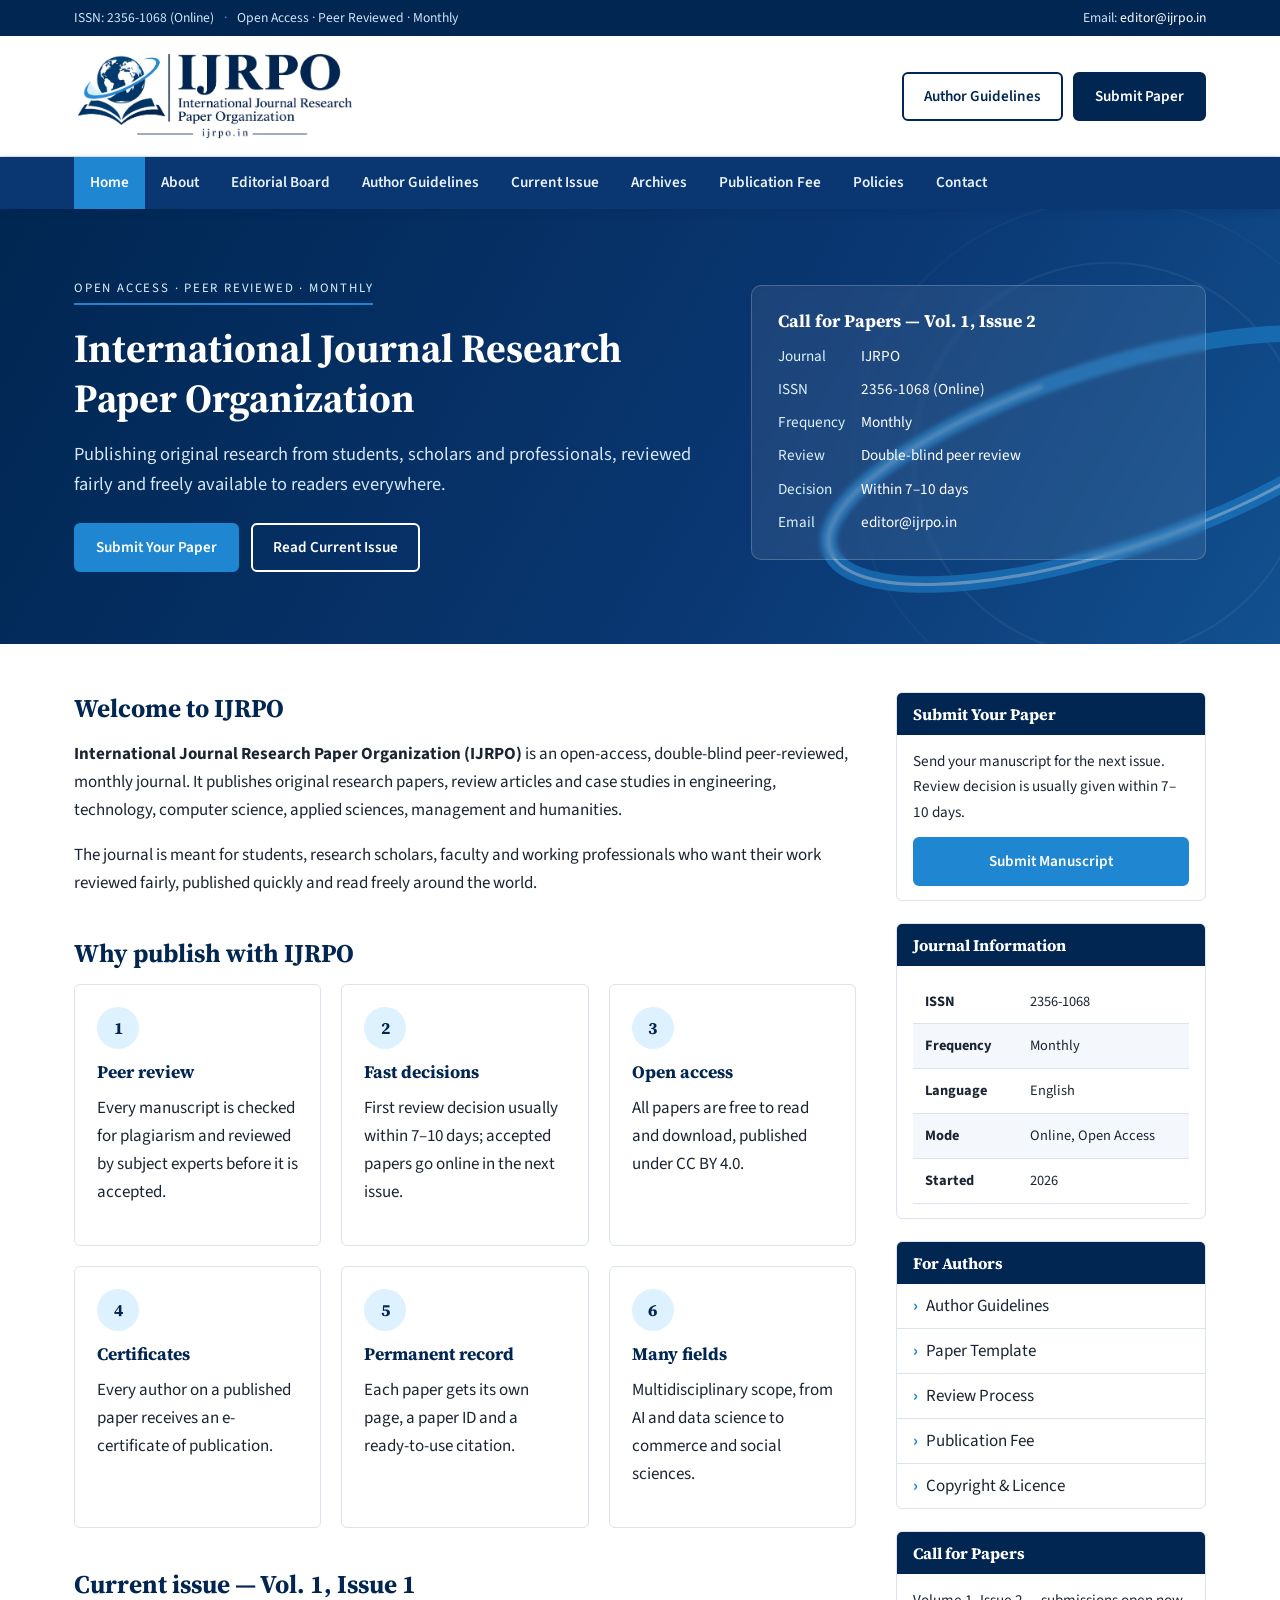
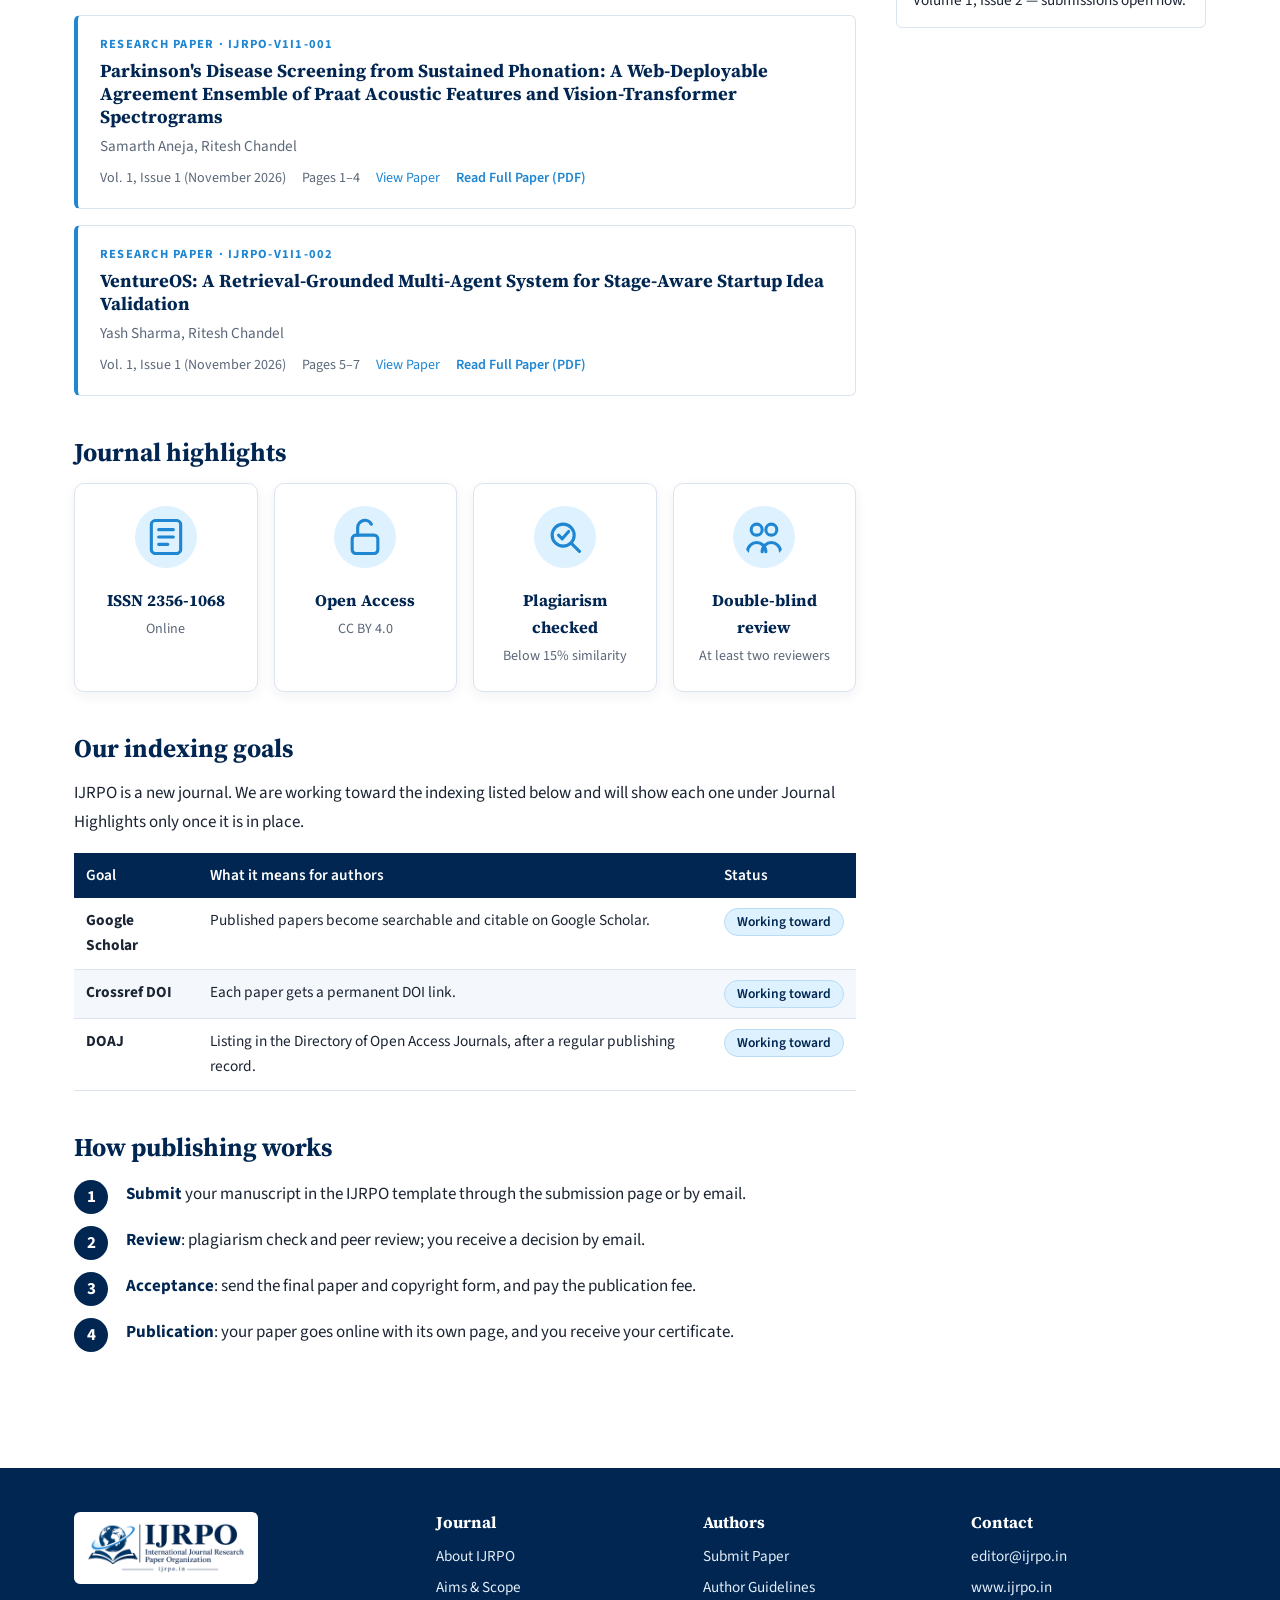
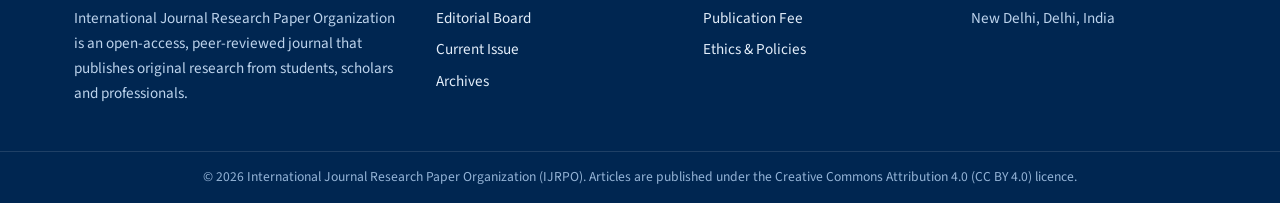
<file: site/index.html>
<!DOCTYPE html>
<html lang="en">
<head>
<meta charset="utf-8">
<meta name="viewport" content="width=device-width, initial-scale=1">
<title>IJRPO — International Journal Research Paper Organization</title>
<meta name="description" content="International Journal Research Paper Organization (IJRPO) — an open-access, peer-reviewed international journal publishing original research across engineering, technology, science, management and humanities.">
<link rel="icon" type="image/png" href="assets/icon.png">
<link rel="preconnect" href="https://fonts.googleapis.com">
<link rel="preconnect" href="https://fonts.gstatic.com" crossorigin>
<link href="https://fonts.googleapis.com/css2?family=Source+Sans+3:wght@400;600;700&family=Source+Serif+4:opsz,wght@8..60,600;8..60,700&display=swap" rel="stylesheet">
<link rel="stylesheet" href="assets/style.css">

</head>
<body>
<div class="topbar"><div class="wrap">
  <div><span>ISSN: 2356-1068 (Online)</span><span>Open Access · Peer Reviewed · Monthly</span></div>
  <div><span>Email: <a href="mailto:editor@ijrpo.in">editor@ijrpo.in</a></span></div>
</div></div>
<header class="site-header"><div class="wrap">
  <a class="brand" href="index.html"><img src="assets/logo.png" alt="IJRPO — International Journal Research Paper Organization"></a>
  <div class="header-cta">
    <a class="btn" href="author-guidelines.html">Author Guidelines</a>
    <a class="btn primary" href="submit.html">Submit Paper</a>
  </div>
</div></header>
<nav class="nav" id="nav"><div class="wrap">
  <button class="nav-toggle" onclick="document.getElementById('nav').classList.toggle('open')">☰ Menu</button>
  <ul><li><a href="index.html" class="active">Home</a></li>
<li><a href="about.html">About</a></li>
<li><a href="editorial-board.html">Editorial Board</a></li>
<li><a href="author-guidelines.html">Author Guidelines</a></li>
<li><a href="current-issue.html">Current Issue</a></li>
<li><a href="archives.html">Archives</a></li>
<li><a href="publication-fee.html">Publication Fee</a></li>
<li><a href="policies.html">Policies</a></li>
<li><a href="contact.html">Contact</a></li></ul>
</div></nav>

<section class="hero"><svg class="orbit" viewBox="0 0 600 600" aria-hidden="true">
  <circle cx="300" cy="300" r="190" fill="none" stroke="#ffffff" stroke-opacity=".10" stroke-width="2"/>
  <circle cx="300" cy="300" r="250" fill="none" stroke="#ffffff" stroke-opacity=".06" stroke-width="1.5"/>
  <ellipse cx="300" cy="300" rx="285" ry="88" transform="rotate(-18 300 300)" fill="none" stroke="#1f86d2" stroke-width="16" stroke-linecap="round" stroke-dasharray="1300 500"/>
  <ellipse cx="300" cy="300" rx="285" ry="88" transform="rotate(-18 300 300)" fill="none" stroke="#ddf1fe" stroke-opacity=".7" stroke-width="3" stroke-dasharray="900 900"/>
</svg><div class="wrap">
  <div>
    <span class="eyebrow">Open Access · Peer Reviewed · Monthly</span>
    <h1>International Journal Research Paper Organization</h1>
    <p class="lead">Publishing original research from students, scholars and professionals, reviewed fairly and freely available to readers everywhere.</p>
    <div class="actions">
      <a class="btn accent" href="submit.html">Submit Your Paper</a>
      <a class="btn light" href="current-issue.html">Read Current Issue</a>
    </div>
  </div>
  <div class="hero-card">
    <h3>Call for Papers — Vol. 1, Issue 2</h3>
    <dl>
      <dt>Journal</dt><dd>IJRPO</dd>
      <dt>ISSN</dt><dd>2356-1068 (Online)</dd>
      <dt>Frequency</dt><dd>Monthly</dd>
      <dt>Review</dt><dd>Double-blind peer review</dd>
      <dt>Decision</dt><dd>Within 7–10 days</dd>
      <dt>Email</dt><dd>editor@ijrpo.in</dd>
    </dl>
  </div>
</div></section>
<main><div class="wrap">
<div class="layout"><div class="content">
<section>
  <h2>Welcome to IJRPO</h2>
  <p><b>International Journal Research Paper Organization (IJRPO)</b> is an open-access, double-blind peer-reviewed, monthly journal. It publishes original research papers, review articles and case studies in engineering, technology, computer science, applied sciences, management and humanities.</p>
  <p>The journal is meant for students, research scholars, faculty and working professionals who want their work reviewed fairly, published quickly and read freely around the world.</p>
</section>
<section>
  <h2>Why publish with IJRPO</h2>
  <div class="grid-3">
    <div class="card"><div class="ic">1</div><h3>Peer review</h3><p>Every manuscript is checked for plagiarism and reviewed by subject experts before it is accepted.</p></div>
    <div class="card"><div class="ic">2</div><h3>Fast decisions</h3><p>First review decision usually within 7–10 days; accepted papers go online in the next issue.</p></div>
    <div class="card"><div class="ic">3</div><h3>Open access</h3><p>All papers are free to read and download, published under CC BY 4.0.</p></div>
    <div class="card"><div class="ic">4</div><h3>Certificates</h3><p>Every author on a published paper receives an e-certificate of publication.</p></div>
    <div class="card"><div class="ic">5</div><h3>Permanent record</h3><p>Each paper gets its own page, a paper ID and a ready-to-use citation.</p></div>
    <div class="card"><div class="ic">6</div><h3>Many fields</h3><p>Multidisciplinary scope, from AI and data science to commerce and social sciences.</p></div>
  </div>
</section>
<section>
  <h2>Current issue — Vol. 1, Issue 1</h2>
  <div class="article-item">
  <div class="type">Research Paper · IJRPO-V1I1-001</div>
  <h3><a href="parkinsons-disease-screening-sustained-phonation.html">Parkinson&#x27;s Disease Screening from Sustained Phonation: A Web-Deployable Agreement Ensemble of Praat Acoustic Features and Vision-Transformer Spectrograms</a></h3>
  <div class="authors">Samarth Aneja, Ritesh Chandel</div>
  <div class="meta"><span>Vol. 1, Issue 1 (November 2026)</span><span>Pages 1–4</span><a href="parkinsons-disease-screening-sustained-phonation.html">View Paper</a><a class="pdf" href="pdf/IJRPO-V1I1-001.pdf">Read Full Paper (PDF)</a></div>
</div>
<div class="article-item">
  <div class="type">Research Paper · IJRPO-V1I1-002</div>
  <h3><a href="ventureos-multi-agent-startup-idea-validation.html">VentureOS: A Retrieval-Grounded Multi-Agent System for Stage-Aware Startup Idea Validation</a></h3>
  <div class="authors">Yash Sharma, Ritesh Chandel</div>
  <div class="meta"><span>Vol. 1, Issue 1 (November 2026)</span><span>Pages 5–7</span><a href="ventureos-multi-agent-startup-idea-validation.html">View Paper</a><a class="pdf" href="pdf/IJRPO-V1I1-002.pdf">Read Full Paper (PDF)</a></div>
</div>
  
</section>
<section>
  <h2>Journal highlights</h2>
  <div class="hl">
    <div class="hl-item"><svg viewBox="0 0 24 24"><rect x="4" y="3" width="16" height="18" rx="2"/><path d="M8 8h8M8 12h8M8 16h5"/></svg><b>ISSN 2356-1068</b><span>Online</span></div>
    <div class="hl-item"><svg viewBox="0 0 24 24"><rect x="5" y="11" width="14" height="10" rx="2"/><path d="M8 11V7a4 4 0 0 1 7.5-2"/></svg><b>Open Access</b><span>CC BY 4.0</span></div>
    <div class="hl-item"><svg viewBox="0 0 24 24"><circle cx="11" cy="11" r="6"/><path d="M20 20l-4.5-4.5M8.5 11l2 2 3.5-4"/></svg><b>Plagiarism checked</b><span>Below 15% similarity</span></div>
    <div class="hl-item"><svg viewBox="0 0 24 24"><circle cx="8" cy="8" r="3"/><circle cx="16" cy="8" r="3"/><path d="M3 20c0-3 2.5-5 5-5s5 2 5 5M11 20c0-3 2.5-5 5-5s5 2 5 5"/></svg><b>Double-blind review</b><span>At least two reviewers</span></div>
  </div>
</section>
<section class="goals-sec">
  <h2>Our indexing goals</h2>
  <p>IJRPO is a new journal. We are working toward the indexing listed below and will show each one under Journal Highlights only once it is in place.</p>
  <table class="tbl"><thead><tr><th>Goal</th><th>What it means for authors</th><th>Status</th></tr></thead><tbody>
    <tr><td><b>Google Scholar</b></td><td>Published papers become searchable and citable on Google Scholar.</td><td><span class="goal">Working toward</span></td></tr>
    <tr><td><b>Crossref DOI</b></td><td>Each paper gets a permanent DOI link.</td><td><span class="goal">Working toward</span></td></tr>
    <tr><td><b>DOAJ</b></td><td>Listing in the Directory of Open Access Journals, after a regular publishing record.</td><td><span class="goal">Working toward</span></td></tr>
  </tbody></table>
</section>
<section>
  <h2>How publishing works</h2>
  <ol class="steps">
    <li><strong>Submit</strong> your manuscript in the IJRPO template through the submission page or by email.</li>
    <li><strong>Review</strong>: plagiarism check and peer review; you receive a decision by email.</li>
    <li><strong>Acceptance</strong>: send the final paper and copyright form, and pay the publication fee.</li>
    <li><strong>Publication</strong>: your paper goes online with its own page, and you receive your certificate.</li>
  </ol>
</section>
</div><aside class="sidebar">
  <div class="box"><h4>Submit Your Paper</h4><div class="inner">
    <p style="margin-bottom:12px">Send your manuscript for the next issue. Review decision is usually given within 7–10 days.</p>
    <a class="btn accent" href="submit.html" style="width:100%;text-align:center">Submit Manuscript</a>
  </div></div>
  <div class="box"><h4>Journal Information</h4><div class="inner">
    <table class="tbl" style="margin:0;font-size:.9rem"><tbody>
      <tr><td><b>ISSN</b></td><td>2356-1068</td></tr>
      <tr><td><b>Frequency</b></td><td>Monthly</td></tr>
      <tr><td><b>Language</b></td><td>English</td></tr>
      <tr><td><b>Mode</b></td><td>Online, Open Access</td></tr>
      <tr><td><b>Started</b></td><td>2026</td></tr>
    </tbody></table>
  </div></div>
  <div class="box"><h4>For Authors</h4><ul>
    <li><a href="author-guidelines.html">Author Guidelines</a></li>
    <li><a href="author-guidelines.html#template">Paper Template</a></li>
    <li><a href="author-guidelines.html#process">Review Process</a></li>
    <li><a href="publication-fee.html">Publication Fee</a></li>
    <li><a href="policies.html#copyright">Copyright &amp; Licence</a></li>
  </ul></div>
  <div class="box"><h4>Call for Papers</h4><div class="inner">
    Volume 1, Issue 2 — submissions open now.
  </div></div>
</aside></div>
</div></main>
<footer class="site-footer">
  <div class="wrap">
    <div>
      <div class="foot-logo"><img src="assets/logo.png" alt="IJRPO"></div>
      <p>International Journal Research Paper Organization is an open-access, peer-reviewed journal that publishes original research from students, scholars and professionals.</p>
    </div>
    <div><h4>Journal</h4><ul>
      <li><a href="about.html">About IJRPO</a></li>
      <li><a href="about.html#scope">Aims &amp; Scope</a></li>
      <li><a href="editorial-board.html">Editorial Board</a></li>
      <li><a href="current-issue.html">Current Issue</a></li>
      <li><a href="archives.html">Archives</a></li>
    </ul></div>
    <div><h4>Authors</h4><ul>
      <li><a href="submit.html">Submit Paper</a></li>
      <li><a href="author-guidelines.html">Author Guidelines</a></li>
      <li><a href="publication-fee.html">Publication Fee</a></li>
      <li><a href="policies.html">Ethics &amp; Policies</a></li>
    </ul></div>
    <div><h4>Contact</h4><ul>
      <li><a href="mailto:editor@ijrpo.in">editor@ijrpo.in</a></li>
      <li><a href="https://ijrpo.in">www.ijrpo.in</a></li>
      <li>New Delhi, Delhi, India</li>
    </ul></div>
  </div>
  <div class="copyright">© 2026 International Journal Research Paper Organization (IJRPO). Articles are published under the Creative Commons Attribution 4.0 (CC BY 4.0) licence.</div>
</footer>
</body>
</html>
</file>
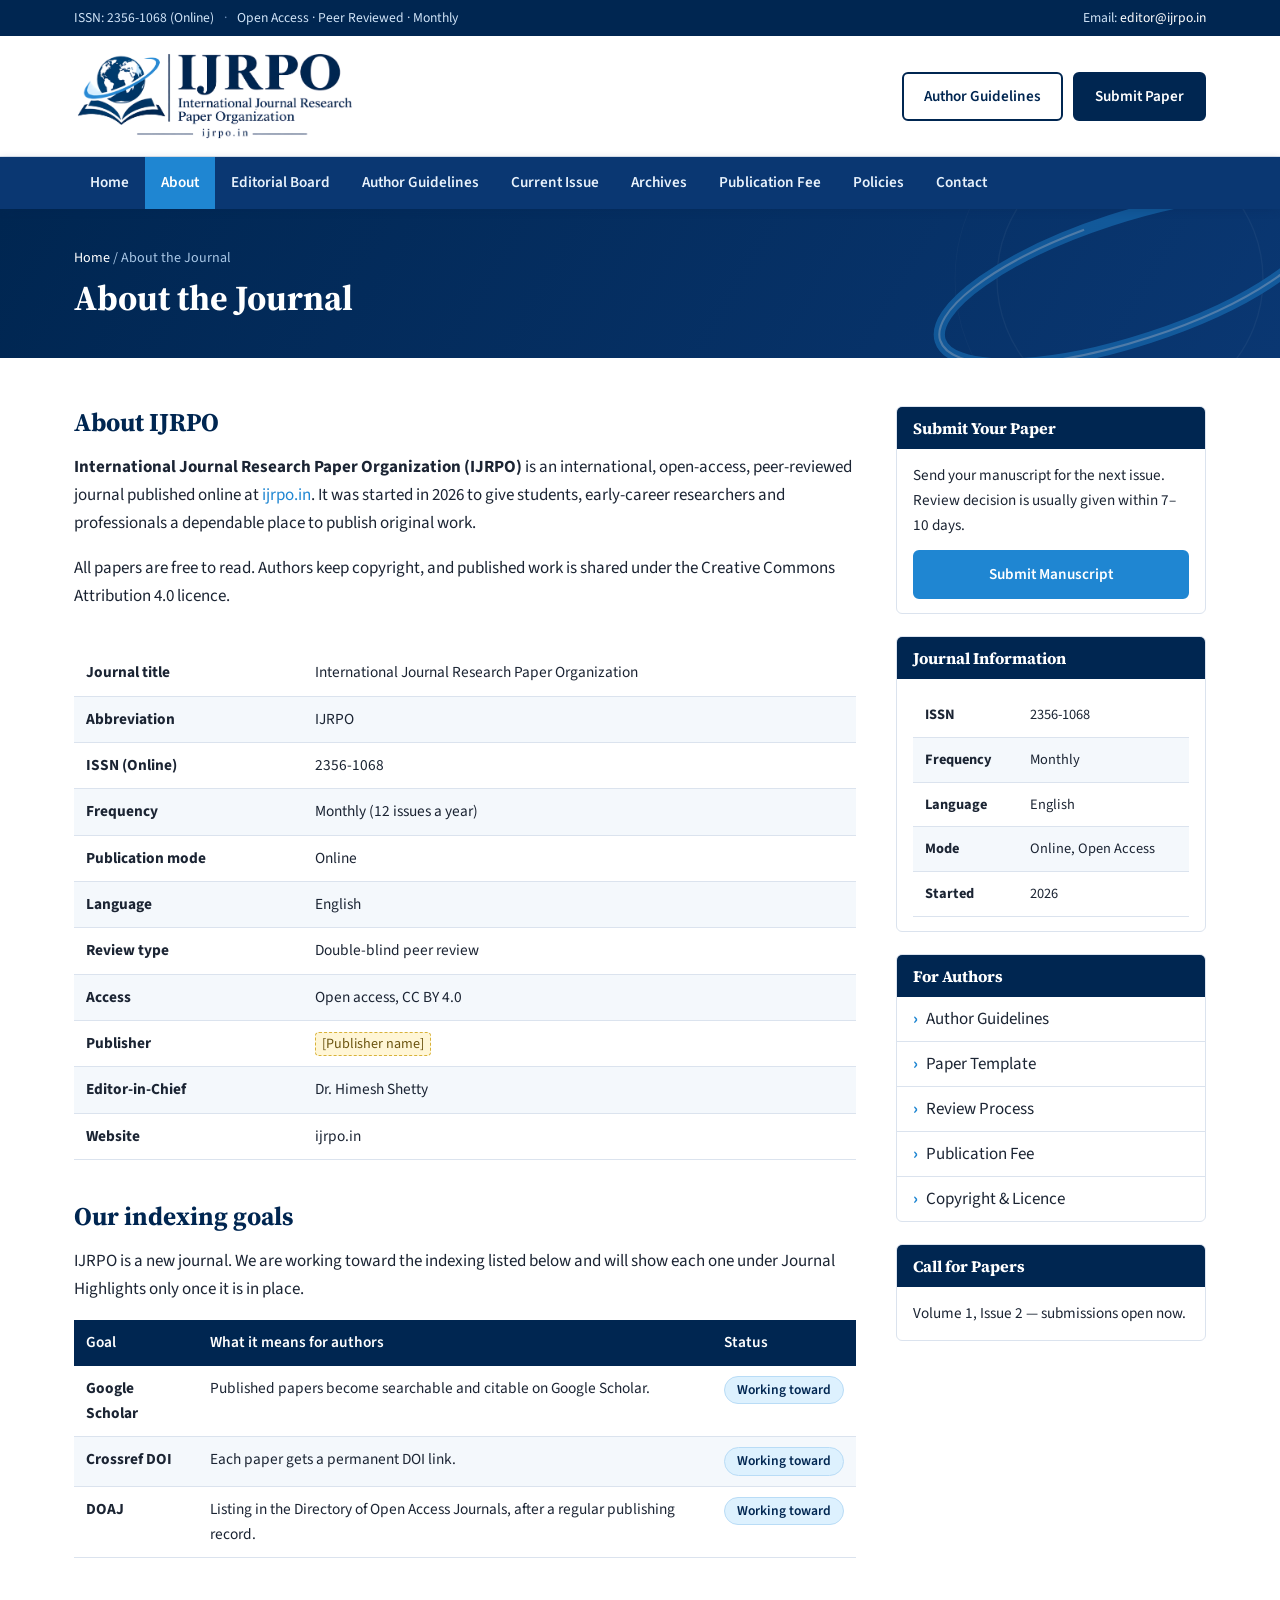
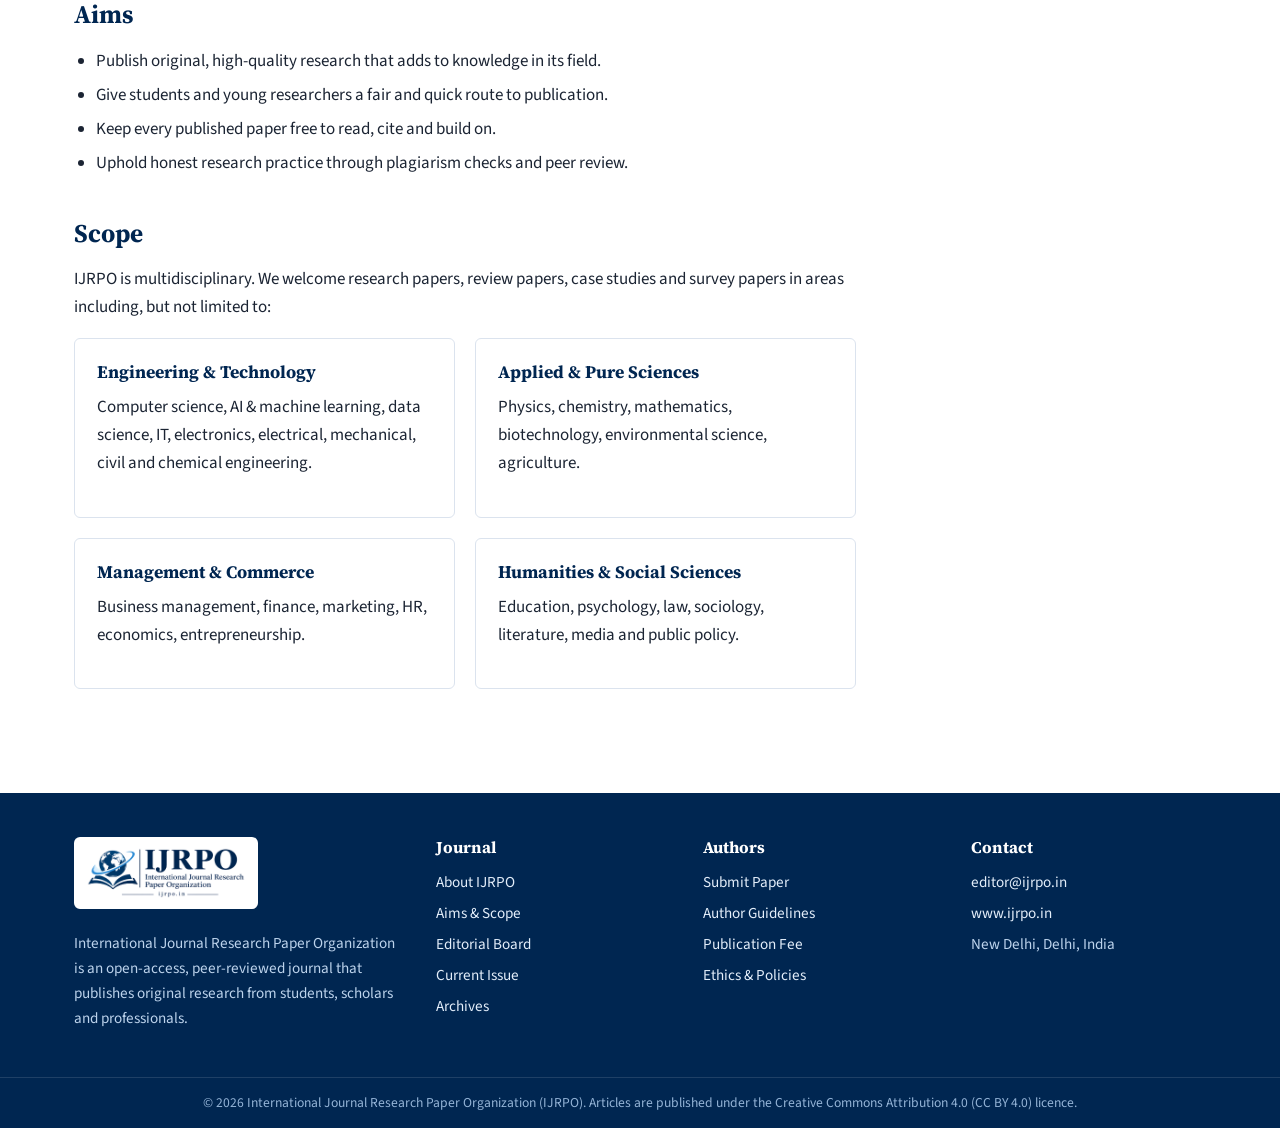
<file: site/about.html>
<!DOCTYPE html>
<html lang="en">
<head>
<meta charset="utf-8">
<meta name="viewport" content="width=device-width, initial-scale=1">
<title>About the Journal | IJRPO</title>
<meta name="description" content="International Journal Research Paper Organization (IJRPO) — an open-access, peer-reviewed international journal publishing original research across engineering, technology, science, management and humanities.">
<link rel="icon" type="image/png" href="assets/icon.png">
<link rel="preconnect" href="https://fonts.googleapis.com">
<link rel="preconnect" href="https://fonts.gstatic.com" crossorigin>
<link href="https://fonts.googleapis.com/css2?family=Source+Sans+3:wght@400;600;700&family=Source+Serif+4:opsz,wght@8..60,600;8..60,700&display=swap" rel="stylesheet">
<link rel="stylesheet" href="assets/style.css">

</head>
<body>
<div class="topbar"><div class="wrap">
  <div><span>ISSN: 2356-1068 (Online)</span><span>Open Access · Peer Reviewed · Monthly</span></div>
  <div><span>Email: <a href="mailto:editor@ijrpo.in">editor@ijrpo.in</a></span></div>
</div></div>
<header class="site-header"><div class="wrap">
  <a class="brand" href="index.html"><img src="assets/logo.png" alt="IJRPO — International Journal Research Paper Organization"></a>
  <div class="header-cta">
    <a class="btn" href="author-guidelines.html">Author Guidelines</a>
    <a class="btn primary" href="submit.html">Submit Paper</a>
  </div>
</div></header>
<nav class="nav" id="nav"><div class="wrap">
  <button class="nav-toggle" onclick="document.getElementById('nav').classList.toggle('open')">☰ Menu</button>
  <ul><li><a href="index.html">Home</a></li>
<li><a href="about.html" class="active">About</a></li>
<li><a href="editorial-board.html">Editorial Board</a></li>
<li><a href="author-guidelines.html">Author Guidelines</a></li>
<li><a href="current-issue.html">Current Issue</a></li>
<li><a href="archives.html">Archives</a></li>
<li><a href="publication-fee.html">Publication Fee</a></li>
<li><a href="policies.html">Policies</a></li>
<li><a href="contact.html">Contact</a></li></ul>
</div></nav>
<div class="page-band"><svg class="orbit" viewBox="0 0 600 600" aria-hidden="true">
  <circle cx="300" cy="300" r="190" fill="none" stroke="#ffffff" stroke-opacity=".10" stroke-width="2"/>
  <circle cx="300" cy="300" r="250" fill="none" stroke="#ffffff" stroke-opacity=".06" stroke-width="1.5"/>
  <ellipse cx="300" cy="300" rx="285" ry="88" transform="rotate(-18 300 300)" fill="none" stroke="#1f86d2" stroke-width="16" stroke-linecap="round" stroke-dasharray="1300 500"/>
  <ellipse cx="300" cy="300" rx="285" ry="88" transform="rotate(-18 300 300)" fill="none" stroke="#ddf1fe" stroke-opacity=".7" stroke-width="3" stroke-dasharray="900 900"/>
</svg><div class="wrap"><div class="crumbs"><a href="index.html">Home</a> / About the Journal</div><h1>About the Journal</h1></div></div>
<main><div class="wrap"><div class="layout"><div class="content">
<section>
  <h2>About IJRPO</h2>
  <p><b>International Journal Research Paper Organization (IJRPO)</b> is an international, open-access, peer-reviewed journal published online at <a href="https://ijrpo.in">ijrpo.in</a>. It was started in 2026 to give students, early-career researchers and professionals a dependable place to publish original work.</p>
  <p>All papers are free to read. Authors keep copyright, and published work is shared under the Creative Commons Attribution 4.0 licence.</p>
</section>
<section>
  <table class="tbl"><tbody>
    <tr><td><b>Journal title</b></td><td>International Journal Research Paper Organization</td></tr>
    <tr><td><b>Abbreviation</b></td><td>IJRPO</td></tr>
    <tr><td><b>ISSN (Online)</b></td><td>2356-1068</td></tr>
    <tr><td><b>Frequency</b></td><td>Monthly (12 issues a year)</td></tr>
    <tr><td><b>Publication mode</b></td><td>Online</td></tr>
    <tr><td><b>Language</b></td><td>English</td></tr>
    <tr><td><b>Review type</b></td><td>Double-blind peer review</td></tr>
    <tr><td><b>Access</b></td><td>Open access, CC BY 4.0</td></tr>
    <tr><td><b>Publisher</b></td><td><span class="placeholder">[Publisher name]</span></td></tr>
    <tr><td><b>Editor-in-Chief</b></td><td>Dr. Himesh Shetty</td></tr>
    <tr><td><b>Website</b></td><td>ijrpo.in</td></tr>
  </tbody></table>
</section>
<section class="goals-sec">
  <h2>Our indexing goals</h2>
  <p>IJRPO is a new journal. We are working toward the indexing listed below and will show each one under Journal Highlights only once it is in place.</p>
  <table class="tbl"><thead><tr><th>Goal</th><th>What it means for authors</th><th>Status</th></tr></thead><tbody>
    <tr><td><b>Google Scholar</b></td><td>Published papers become searchable and citable on Google Scholar.</td><td><span class="goal">Working toward</span></td></tr>
    <tr><td><b>Crossref DOI</b></td><td>Each paper gets a permanent DOI link.</td><td><span class="goal">Working toward</span></td></tr>
    <tr><td><b>DOAJ</b></td><td>Listing in the Directory of Open Access Journals, after a regular publishing record.</td><td><span class="goal">Working toward</span></td></tr>
  </tbody></table>
</section>
<section id="aims">
  <h2>Aims</h2>
  <ul>
    <li>Publish original, high-quality research that adds to knowledge in its field.</li>
    <li>Give students and young researchers a fair and quick route to publication.</li>
    <li>Keep every published paper free to read, cite and build on.</li>
    <li>Uphold honest research practice through plagiarism checks and peer review.</li>
  </ul>
</section>
<section id="scope">
  <h2>Scope</h2>
  <p>IJRPO is multidisciplinary. We welcome research papers, review papers, case studies and survey papers in areas including, but not limited to:</p>
  <div class="grid-2">
    <div class="card"><h3>Engineering &amp; Technology</h3><p>Computer science, AI &amp; machine learning, data science, IT, electronics, electrical, mechanical, civil and chemical engineering.</p></div>
    <div class="card"><h3>Applied &amp; Pure Sciences</h3><p>Physics, chemistry, mathematics, biotechnology, environmental science, agriculture.</p></div>
    <div class="card"><h3>Management &amp; Commerce</h3><p>Business management, finance, marketing, HR, economics, entrepreneurship.</p></div>
    <div class="card"><h3>Humanities &amp; Social Sciences</h3><p>Education, psychology, law, sociology, literature, media and public policy.</p></div>
  </div>
</section>
</div><aside class="sidebar">
  <div class="box"><h4>Submit Your Paper</h4><div class="inner">
    <p style="margin-bottom:12px">Send your manuscript for the next issue. Review decision is usually given within 7–10 days.</p>
    <a class="btn accent" href="submit.html" style="width:100%;text-align:center">Submit Manuscript</a>
  </div></div>
  <div class="box"><h4>Journal Information</h4><div class="inner">
    <table class="tbl" style="margin:0;font-size:.9rem"><tbody>
      <tr><td><b>ISSN</b></td><td>2356-1068</td></tr>
      <tr><td><b>Frequency</b></td><td>Monthly</td></tr>
      <tr><td><b>Language</b></td><td>English</td></tr>
      <tr><td><b>Mode</b></td><td>Online, Open Access</td></tr>
      <tr><td><b>Started</b></td><td>2026</td></tr>
    </tbody></table>
  </div></div>
  <div class="box"><h4>For Authors</h4><ul>
    <li><a href="author-guidelines.html">Author Guidelines</a></li>
    <li><a href="author-guidelines.html#template">Paper Template</a></li>
    <li><a href="author-guidelines.html#process">Review Process</a></li>
    <li><a href="publication-fee.html">Publication Fee</a></li>
    <li><a href="policies.html#copyright">Copyright &amp; Licence</a></li>
  </ul></div>
  <div class="box"><h4>Call for Papers</h4><div class="inner">
    Volume 1, Issue 2 — submissions open now.
  </div></div>
</aside></div></div></main>
<footer class="site-footer">
  <div class="wrap">
    <div>
      <div class="foot-logo"><img src="assets/logo.png" alt="IJRPO"></div>
      <p>International Journal Research Paper Organization is an open-access, peer-reviewed journal that publishes original research from students, scholars and professionals.</p>
    </div>
    <div><h4>Journal</h4><ul>
      <li><a href="about.html">About IJRPO</a></li>
      <li><a href="about.html#scope">Aims &amp; Scope</a></li>
      <li><a href="editorial-board.html">Editorial Board</a></li>
      <li><a href="current-issue.html">Current Issue</a></li>
      <li><a href="archives.html">Archives</a></li>
    </ul></div>
    <div><h4>Authors</h4><ul>
      <li><a href="submit.html">Submit Paper</a></li>
      <li><a href="author-guidelines.html">Author Guidelines</a></li>
      <li><a href="publication-fee.html">Publication Fee</a></li>
      <li><a href="policies.html">Ethics &amp; Policies</a></li>
    </ul></div>
    <div><h4>Contact</h4><ul>
      <li><a href="mailto:editor@ijrpo.in">editor@ijrpo.in</a></li>
      <li><a href="https://ijrpo.in">www.ijrpo.in</a></li>
      <li>New Delhi, Delhi, India</li>
    </ul></div>
  </div>
  <div class="copyright">© 2026 International Journal Research Paper Organization (IJRPO). Articles are published under the Creative Commons Attribution 4.0 (CC BY 4.0) licence.</div>
</footer>
</body>
</html>
</file>
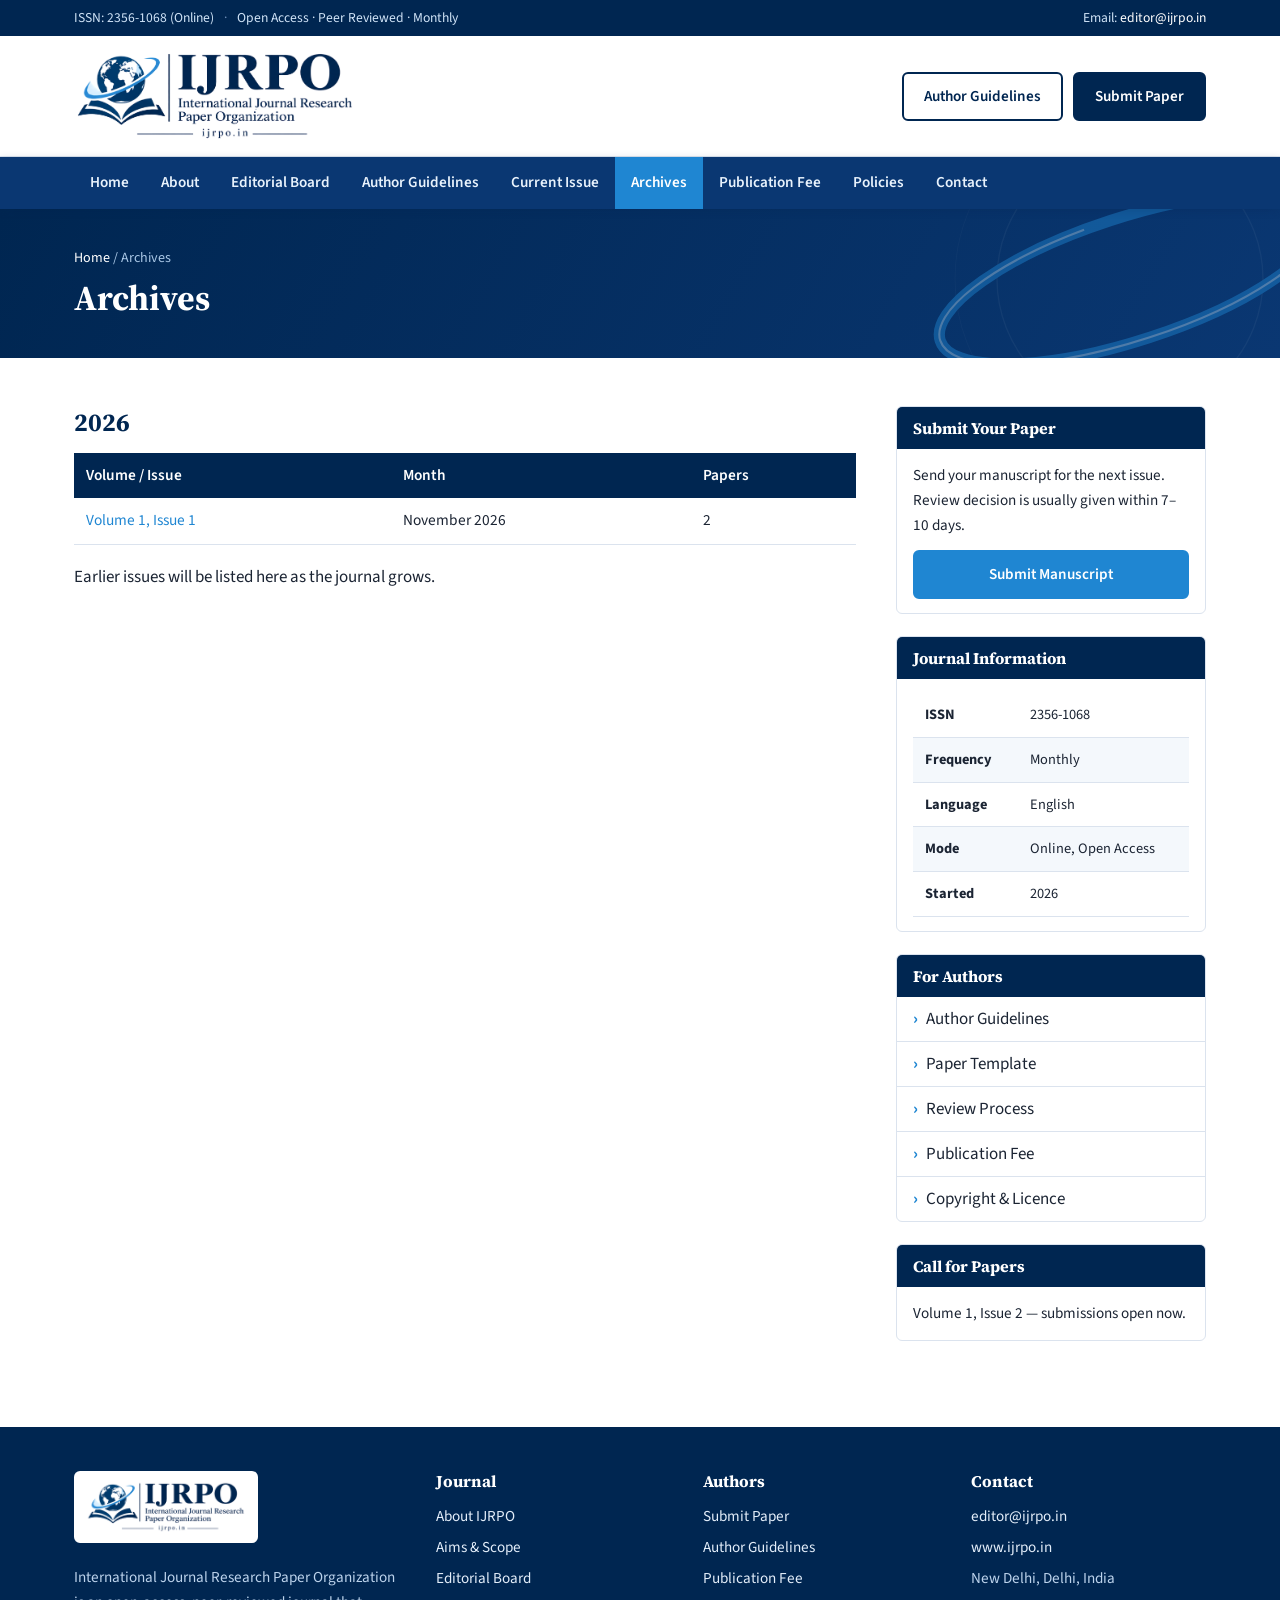
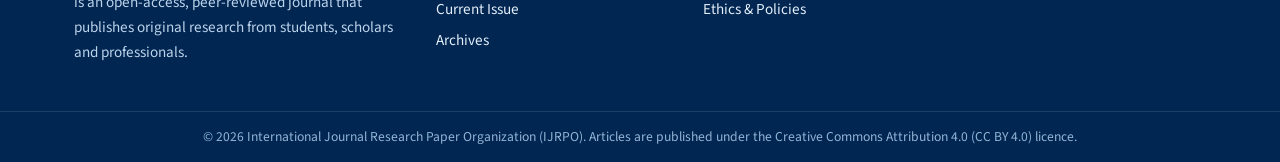
<file: site/archives.html>
<!DOCTYPE html>
<html lang="en">
<head>
<meta charset="utf-8">
<meta name="viewport" content="width=device-width, initial-scale=1">
<title>Archives | IJRPO</title>
<meta name="description" content="International Journal Research Paper Organization (IJRPO) — an open-access, peer-reviewed international journal publishing original research across engineering, technology, science, management and humanities.">
<link rel="icon" type="image/png" href="assets/icon.png">
<link rel="preconnect" href="https://fonts.googleapis.com">
<link rel="preconnect" href="https://fonts.gstatic.com" crossorigin>
<link href="https://fonts.googleapis.com/css2?family=Source+Sans+3:wght@400;600;700&family=Source+Serif+4:opsz,wght@8..60,600;8..60,700&display=swap" rel="stylesheet">
<link rel="stylesheet" href="assets/style.css">

</head>
<body>
<div class="topbar"><div class="wrap">
  <div><span>ISSN: 2356-1068 (Online)</span><span>Open Access · Peer Reviewed · Monthly</span></div>
  <div><span>Email: <a href="mailto:editor@ijrpo.in">editor@ijrpo.in</a></span></div>
</div></div>
<header class="site-header"><div class="wrap">
  <a class="brand" href="index.html"><img src="assets/logo.png" alt="IJRPO — International Journal Research Paper Organization"></a>
  <div class="header-cta">
    <a class="btn" href="author-guidelines.html">Author Guidelines</a>
    <a class="btn primary" href="submit.html">Submit Paper</a>
  </div>
</div></header>
<nav class="nav" id="nav"><div class="wrap">
  <button class="nav-toggle" onclick="document.getElementById('nav').classList.toggle('open')">☰ Menu</button>
  <ul><li><a href="index.html">Home</a></li>
<li><a href="about.html">About</a></li>
<li><a href="editorial-board.html">Editorial Board</a></li>
<li><a href="author-guidelines.html">Author Guidelines</a></li>
<li><a href="current-issue.html">Current Issue</a></li>
<li><a href="archives.html" class="active">Archives</a></li>
<li><a href="publication-fee.html">Publication Fee</a></li>
<li><a href="policies.html">Policies</a></li>
<li><a href="contact.html">Contact</a></li></ul>
</div></nav>
<div class="page-band"><svg class="orbit" viewBox="0 0 600 600" aria-hidden="true">
  <circle cx="300" cy="300" r="190" fill="none" stroke="#ffffff" stroke-opacity=".10" stroke-width="2"/>
  <circle cx="300" cy="300" r="250" fill="none" stroke="#ffffff" stroke-opacity=".06" stroke-width="1.5"/>
  <ellipse cx="300" cy="300" rx="285" ry="88" transform="rotate(-18 300 300)" fill="none" stroke="#1f86d2" stroke-width="16" stroke-linecap="round" stroke-dasharray="1300 500"/>
  <ellipse cx="300" cy="300" rx="285" ry="88" transform="rotate(-18 300 300)" fill="none" stroke="#ddf1fe" stroke-opacity=".7" stroke-width="3" stroke-dasharray="900 900"/>
</svg><div class="wrap"><div class="crumbs"><a href="index.html">Home</a> / Archives</div><h1>Archives</h1></div></div>
<main><div class="wrap"><div class="layout"><div class="content">
<section>
  <h2>2026</h2>
  <table class="tbl"><thead><tr><th>Volume / Issue</th><th>Month</th><th>Papers</th></tr></thead><tbody>
    <tr><td><a href="current-issue.html">Volume 1, Issue 1</a></td><td>November 2026</td><td>2</td></tr>
  </tbody></table>
  <p>Earlier issues will be listed here as the journal grows.</p>
</section>
</div><aside class="sidebar">
  <div class="box"><h4>Submit Your Paper</h4><div class="inner">
    <p style="margin-bottom:12px">Send your manuscript for the next issue. Review decision is usually given within 7–10 days.</p>
    <a class="btn accent" href="submit.html" style="width:100%;text-align:center">Submit Manuscript</a>
  </div></div>
  <div class="box"><h4>Journal Information</h4><div class="inner">
    <table class="tbl" style="margin:0;font-size:.9rem"><tbody>
      <tr><td><b>ISSN</b></td><td>2356-1068</td></tr>
      <tr><td><b>Frequency</b></td><td>Monthly</td></tr>
      <tr><td><b>Language</b></td><td>English</td></tr>
      <tr><td><b>Mode</b></td><td>Online, Open Access</td></tr>
      <tr><td><b>Started</b></td><td>2026</td></tr>
    </tbody></table>
  </div></div>
  <div class="box"><h4>For Authors</h4><ul>
    <li><a href="author-guidelines.html">Author Guidelines</a></li>
    <li><a href="author-guidelines.html#template">Paper Template</a></li>
    <li><a href="author-guidelines.html#process">Review Process</a></li>
    <li><a href="publication-fee.html">Publication Fee</a></li>
    <li><a href="policies.html#copyright">Copyright &amp; Licence</a></li>
  </ul></div>
  <div class="box"><h4>Call for Papers</h4><div class="inner">
    Volume 1, Issue 2 — submissions open now.
  </div></div>
</aside></div></div></main>
<footer class="site-footer">
  <div class="wrap">
    <div>
      <div class="foot-logo"><img src="assets/logo.png" alt="IJRPO"></div>
      <p>International Journal Research Paper Organization is an open-access, peer-reviewed journal that publishes original research from students, scholars and professionals.</p>
    </div>
    <div><h4>Journal</h4><ul>
      <li><a href="about.html">About IJRPO</a></li>
      <li><a href="about.html#scope">Aims &amp; Scope</a></li>
      <li><a href="editorial-board.html">Editorial Board</a></li>
      <li><a href="current-issue.html">Current Issue</a></li>
      <li><a href="archives.html">Archives</a></li>
    </ul></div>
    <div><h4>Authors</h4><ul>
      <li><a href="submit.html">Submit Paper</a></li>
      <li><a href="author-guidelines.html">Author Guidelines</a></li>
      <li><a href="publication-fee.html">Publication Fee</a></li>
      <li><a href="policies.html">Ethics &amp; Policies</a></li>
    </ul></div>
    <div><h4>Contact</h4><ul>
      <li><a href="mailto:editor@ijrpo.in">editor@ijrpo.in</a></li>
      <li><a href="https://ijrpo.in">www.ijrpo.in</a></li>
      <li>New Delhi, Delhi, India</li>
    </ul></div>
  </div>
  <div class="copyright">© 2026 International Journal Research Paper Organization (IJRPO). Articles are published under the Creative Commons Attribution 4.0 (CC BY 4.0) licence.</div>
</footer>
</body>
</html>
</file>
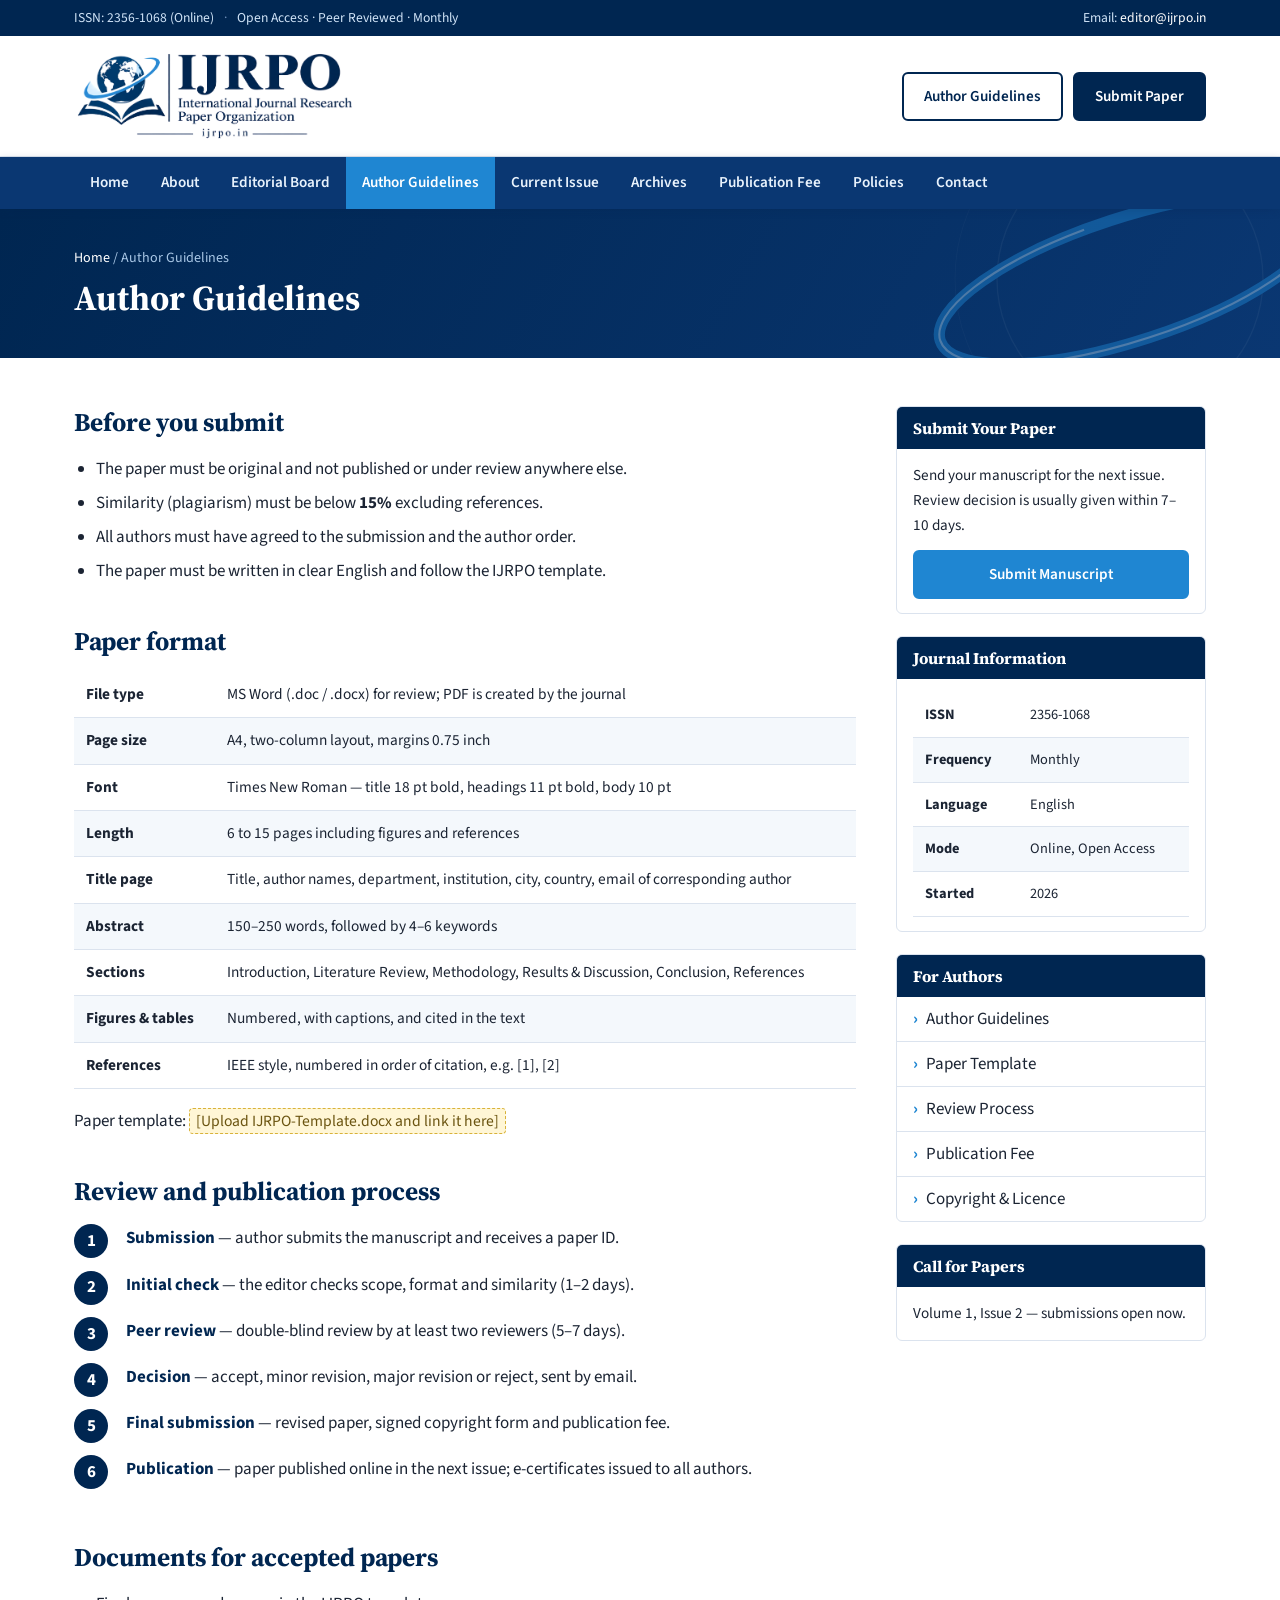
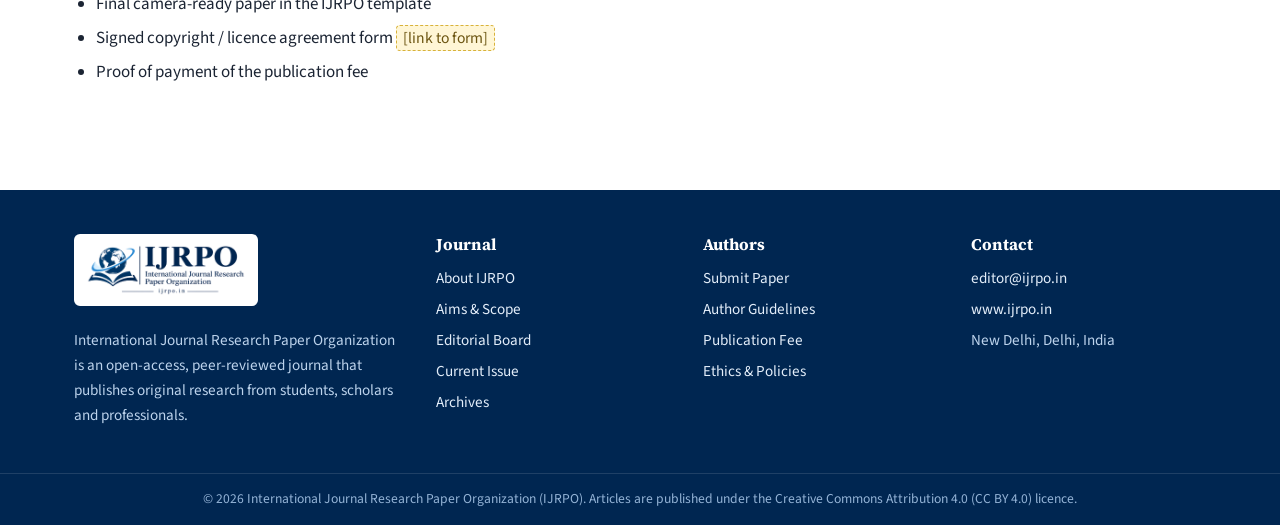
<file: site/author-guidelines.html>
<!DOCTYPE html>
<html lang="en">
<head>
<meta charset="utf-8">
<meta name="viewport" content="width=device-width, initial-scale=1">
<title>Author Guidelines | IJRPO</title>
<meta name="description" content="International Journal Research Paper Organization (IJRPO) — an open-access, peer-reviewed international journal publishing original research across engineering, technology, science, management and humanities.">
<link rel="icon" type="image/png" href="assets/icon.png">
<link rel="preconnect" href="https://fonts.googleapis.com">
<link rel="preconnect" href="https://fonts.gstatic.com" crossorigin>
<link href="https://fonts.googleapis.com/css2?family=Source+Sans+3:wght@400;600;700&family=Source+Serif+4:opsz,wght@8..60,600;8..60,700&display=swap" rel="stylesheet">
<link rel="stylesheet" href="assets/style.css">

</head>
<body>
<div class="topbar"><div class="wrap">
  <div><span>ISSN: 2356-1068 (Online)</span><span>Open Access · Peer Reviewed · Monthly</span></div>
  <div><span>Email: <a href="mailto:editor@ijrpo.in">editor@ijrpo.in</a></span></div>
</div></div>
<header class="site-header"><div class="wrap">
  <a class="brand" href="index.html"><img src="assets/logo.png" alt="IJRPO — International Journal Research Paper Organization"></a>
  <div class="header-cta">
    <a class="btn" href="author-guidelines.html">Author Guidelines</a>
    <a class="btn primary" href="submit.html">Submit Paper</a>
  </div>
</div></header>
<nav class="nav" id="nav"><div class="wrap">
  <button class="nav-toggle" onclick="document.getElementById('nav').classList.toggle('open')">☰ Menu</button>
  <ul><li><a href="index.html">Home</a></li>
<li><a href="about.html">About</a></li>
<li><a href="editorial-board.html">Editorial Board</a></li>
<li><a href="author-guidelines.html" class="active">Author Guidelines</a></li>
<li><a href="current-issue.html">Current Issue</a></li>
<li><a href="archives.html">Archives</a></li>
<li><a href="publication-fee.html">Publication Fee</a></li>
<li><a href="policies.html">Policies</a></li>
<li><a href="contact.html">Contact</a></li></ul>
</div></nav>
<div class="page-band"><svg class="orbit" viewBox="0 0 600 600" aria-hidden="true">
  <circle cx="300" cy="300" r="190" fill="none" stroke="#ffffff" stroke-opacity=".10" stroke-width="2"/>
  <circle cx="300" cy="300" r="250" fill="none" stroke="#ffffff" stroke-opacity=".06" stroke-width="1.5"/>
  <ellipse cx="300" cy="300" rx="285" ry="88" transform="rotate(-18 300 300)" fill="none" stroke="#1f86d2" stroke-width="16" stroke-linecap="round" stroke-dasharray="1300 500"/>
  <ellipse cx="300" cy="300" rx="285" ry="88" transform="rotate(-18 300 300)" fill="none" stroke="#ddf1fe" stroke-opacity=".7" stroke-width="3" stroke-dasharray="900 900"/>
</svg><div class="wrap"><div class="crumbs"><a href="index.html">Home</a> / Author Guidelines</div><h1>Author Guidelines</h1></div></div>
<main><div class="wrap"><div class="layout"><div class="content">
<section>
  <h2>Before you submit</h2>
  <ul>
    <li>The paper must be original and not published or under review anywhere else.</li>
    <li>Similarity (plagiarism) must be below <b>15%</b> excluding references.</li>
    <li>All authors must have agreed to the submission and the author order.</li>
    <li>The paper must be written in clear English and follow the IJRPO template.</li>
  </ul>
</section>
<section id="template">
  <h2>Paper format</h2>
  <table class="tbl"><tbody>
    <tr><td><b>File type</b></td><td>MS Word (.doc / .docx) for review; PDF is created by the journal</td></tr>
    <tr><td><b>Page size</b></td><td>A4, two-column layout, margins 0.75 inch</td></tr>
    <tr><td><b>Font</b></td><td>Times New Roman — title 18 pt bold, headings 11 pt bold, body 10 pt</td></tr>
    <tr><td><b>Length</b></td><td>6 to 15 pages including figures and references</td></tr>
    <tr><td><b>Title page</b></td><td>Title, author names, department, institution, city, country, email of corresponding author</td></tr>
    <tr><td><b>Abstract</b></td><td>150–250 words, followed by 4–6 keywords</td></tr>
    <tr><td><b>Sections</b></td><td>Introduction, Literature Review, Methodology, Results &amp; Discussion, Conclusion, References</td></tr>
    <tr><td><b>Figures &amp; tables</b></td><td>Numbered, with captions, and cited in the text</td></tr>
    <tr><td><b>References</b></td><td>IEEE style, numbered in order of citation, e.g. [1], [2]</td></tr>
  </tbody></table>
  <p>Paper template: <span class="placeholder">[Upload IJRPO-Template.docx and link it here]</span></p>
</section>
<section id="process">
  <h2>Review and publication process</h2>
  <ol class="steps">
    <li><strong>Submission</strong> — author submits the manuscript and receives a paper ID.</li>
    <li><strong>Initial check</strong> — the editor checks scope, format and similarity (1–2 days).</li>
    <li><strong>Peer review</strong> — double-blind review by at least two reviewers (5–7 days).</li>
    <li><strong>Decision</strong> — accept, minor revision, major revision or reject, sent by email.</li>
    <li><strong>Final submission</strong> — revised paper, signed copyright form and publication fee.</li>
    <li><strong>Publication</strong> — paper published online in the next issue; e-certificates issued to all authors.</li>
  </ol>
</section>
<section>
  <h2>Documents for accepted papers</h2>
  <ul>
    <li>Final camera-ready paper in the IJRPO template</li>
    <li>Signed copyright / licence agreement form <span class="placeholder">[link to form]</span></li>
    <li>Proof of payment of the publication fee</li>
  </ul>
</section>
</div><aside class="sidebar">
  <div class="box"><h4>Submit Your Paper</h4><div class="inner">
    <p style="margin-bottom:12px">Send your manuscript for the next issue. Review decision is usually given within 7–10 days.</p>
    <a class="btn accent" href="submit.html" style="width:100%;text-align:center">Submit Manuscript</a>
  </div></div>
  <div class="box"><h4>Journal Information</h4><div class="inner">
    <table class="tbl" style="margin:0;font-size:.9rem"><tbody>
      <tr><td><b>ISSN</b></td><td>2356-1068</td></tr>
      <tr><td><b>Frequency</b></td><td>Monthly</td></tr>
      <tr><td><b>Language</b></td><td>English</td></tr>
      <tr><td><b>Mode</b></td><td>Online, Open Access</td></tr>
      <tr><td><b>Started</b></td><td>2026</td></tr>
    </tbody></table>
  </div></div>
  <div class="box"><h4>For Authors</h4><ul>
    <li><a href="author-guidelines.html">Author Guidelines</a></li>
    <li><a href="author-guidelines.html#template">Paper Template</a></li>
    <li><a href="author-guidelines.html#process">Review Process</a></li>
    <li><a href="publication-fee.html">Publication Fee</a></li>
    <li><a href="policies.html#copyright">Copyright &amp; Licence</a></li>
  </ul></div>
  <div class="box"><h4>Call for Papers</h4><div class="inner">
    Volume 1, Issue 2 — submissions open now.
  </div></div>
</aside></div></div></main>
<footer class="site-footer">
  <div class="wrap">
    <div>
      <div class="foot-logo"><img src="assets/logo.png" alt="IJRPO"></div>
      <p>International Journal Research Paper Organization is an open-access, peer-reviewed journal that publishes original research from students, scholars and professionals.</p>
    </div>
    <div><h4>Journal</h4><ul>
      <li><a href="about.html">About IJRPO</a></li>
      <li><a href="about.html#scope">Aims &amp; Scope</a></li>
      <li><a href="editorial-board.html">Editorial Board</a></li>
      <li><a href="current-issue.html">Current Issue</a></li>
      <li><a href="archives.html">Archives</a></li>
    </ul></div>
    <div><h4>Authors</h4><ul>
      <li><a href="submit.html">Submit Paper</a></li>
      <li><a href="author-guidelines.html">Author Guidelines</a></li>
      <li><a href="publication-fee.html">Publication Fee</a></li>
      <li><a href="policies.html">Ethics &amp; Policies</a></li>
    </ul></div>
    <div><h4>Contact</h4><ul>
      <li><a href="mailto:editor@ijrpo.in">editor@ijrpo.in</a></li>
      <li><a href="https://ijrpo.in">www.ijrpo.in</a></li>
      <li>New Delhi, Delhi, India</li>
    </ul></div>
  </div>
  <div class="copyright">© 2026 International Journal Research Paper Organization (IJRPO). Articles are published under the Creative Commons Attribution 4.0 (CC BY 4.0) licence.</div>
</footer>
</body>
</html>
</file>
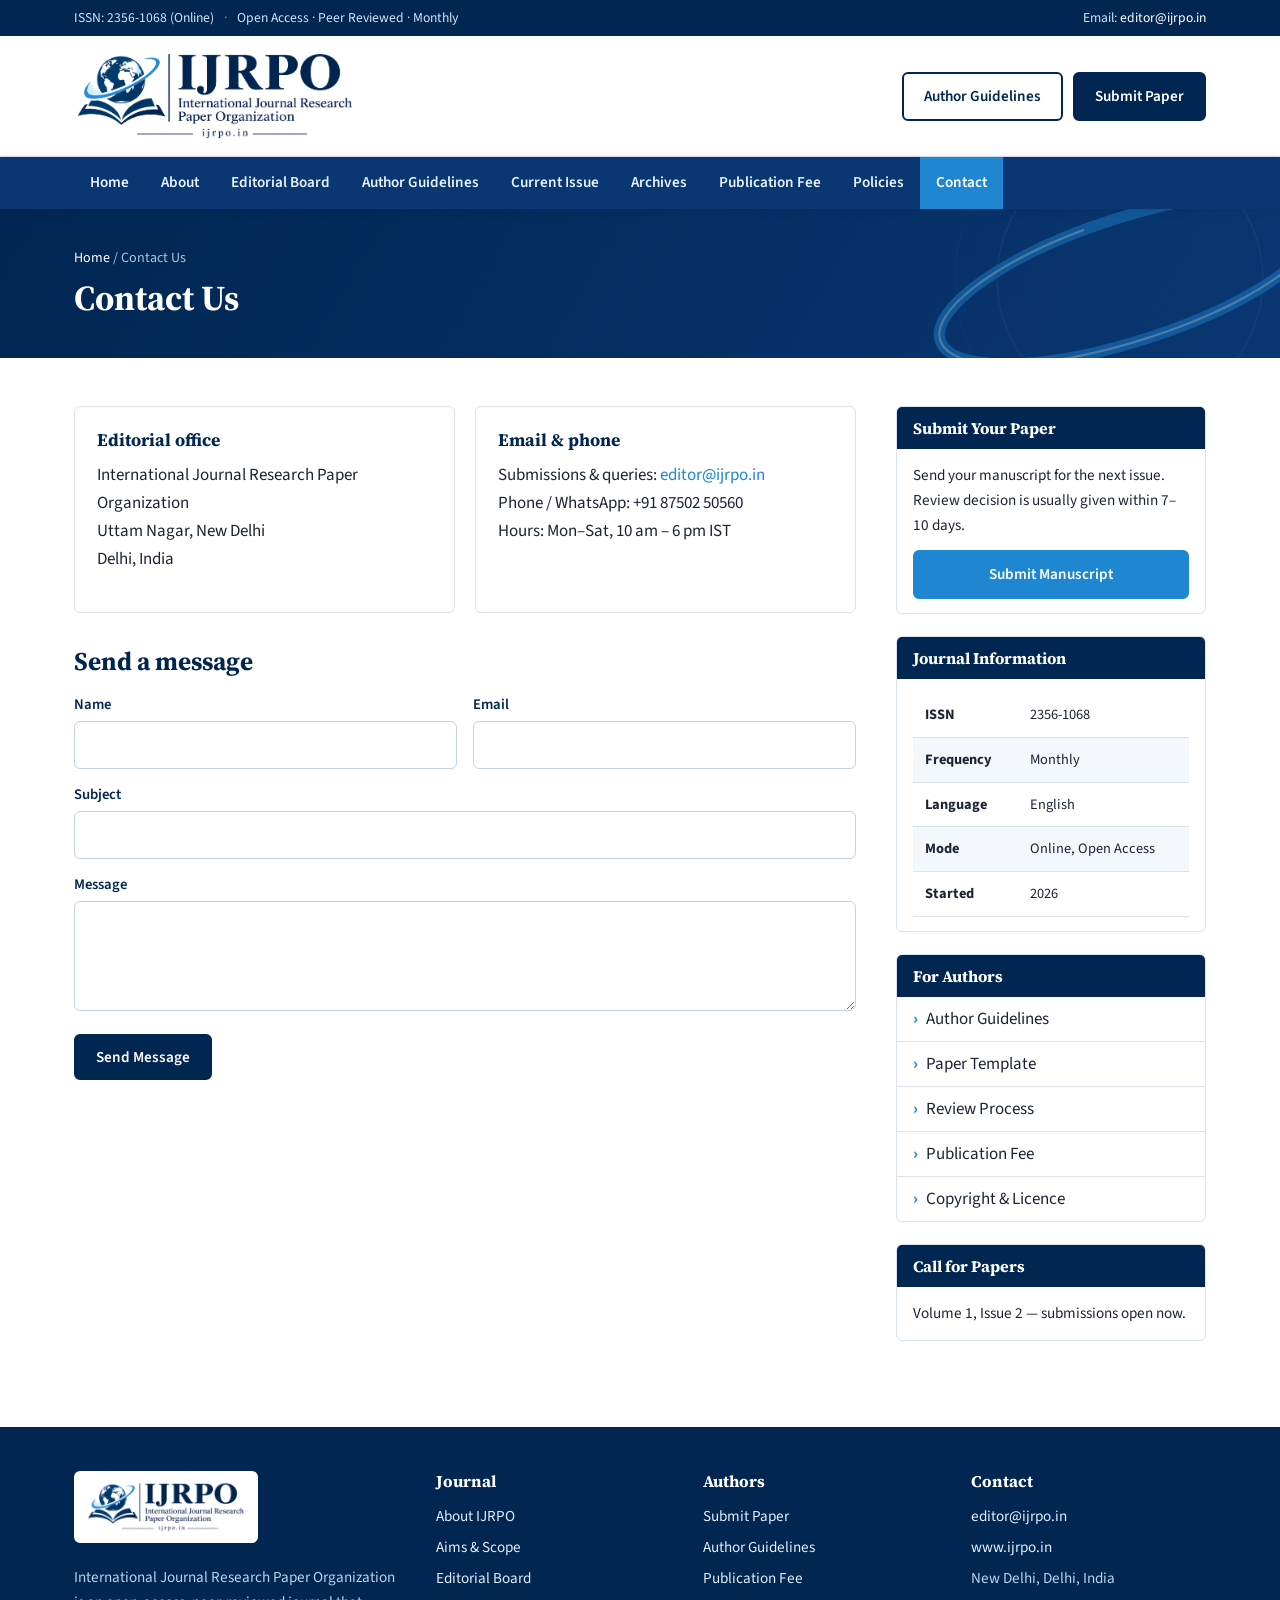
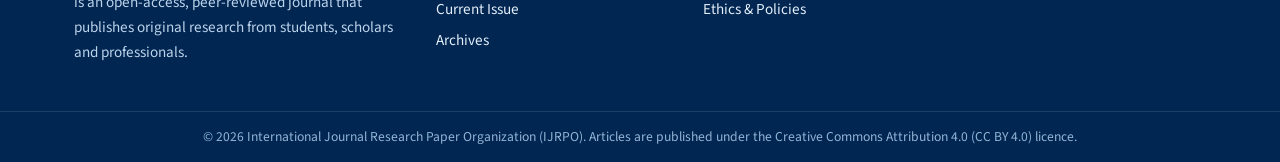
<file: site/contact.html>
<!DOCTYPE html>
<html lang="en">
<head>
<meta charset="utf-8">
<meta name="viewport" content="width=device-width, initial-scale=1">
<title>Contact Us | IJRPO</title>
<meta name="description" content="International Journal Research Paper Organization (IJRPO) — an open-access, peer-reviewed international journal publishing original research across engineering, technology, science, management and humanities.">
<link rel="icon" type="image/png" href="assets/icon.png">
<link rel="preconnect" href="https://fonts.googleapis.com">
<link rel="preconnect" href="https://fonts.gstatic.com" crossorigin>
<link href="https://fonts.googleapis.com/css2?family=Source+Sans+3:wght@400;600;700&family=Source+Serif+4:opsz,wght@8..60,600;8..60,700&display=swap" rel="stylesheet">
<link rel="stylesheet" href="assets/style.css">

</head>
<body>
<div class="topbar"><div class="wrap">
  <div><span>ISSN: 2356-1068 (Online)</span><span>Open Access · Peer Reviewed · Monthly</span></div>
  <div><span>Email: <a href="mailto:editor@ijrpo.in">editor@ijrpo.in</a></span></div>
</div></div>
<header class="site-header"><div class="wrap">
  <a class="brand" href="index.html"><img src="assets/logo.png" alt="IJRPO — International Journal Research Paper Organization"></a>
  <div class="header-cta">
    <a class="btn" href="author-guidelines.html">Author Guidelines</a>
    <a class="btn primary" href="submit.html">Submit Paper</a>
  </div>
</div></header>
<nav class="nav" id="nav"><div class="wrap">
  <button class="nav-toggle" onclick="document.getElementById('nav').classList.toggle('open')">☰ Menu</button>
  <ul><li><a href="index.html">Home</a></li>
<li><a href="about.html">About</a></li>
<li><a href="editorial-board.html">Editorial Board</a></li>
<li><a href="author-guidelines.html">Author Guidelines</a></li>
<li><a href="current-issue.html">Current Issue</a></li>
<li><a href="archives.html">Archives</a></li>
<li><a href="publication-fee.html">Publication Fee</a></li>
<li><a href="policies.html">Policies</a></li>
<li><a href="contact.html" class="active">Contact</a></li></ul>
</div></nav>
<div class="page-band"><svg class="orbit" viewBox="0 0 600 600" aria-hidden="true">
  <circle cx="300" cy="300" r="190" fill="none" stroke="#ffffff" stroke-opacity=".10" stroke-width="2"/>
  <circle cx="300" cy="300" r="250" fill="none" stroke="#ffffff" stroke-opacity=".06" stroke-width="1.5"/>
  <ellipse cx="300" cy="300" rx="285" ry="88" transform="rotate(-18 300 300)" fill="none" stroke="#1f86d2" stroke-width="16" stroke-linecap="round" stroke-dasharray="1300 500"/>
  <ellipse cx="300" cy="300" rx="285" ry="88" transform="rotate(-18 300 300)" fill="none" stroke="#ddf1fe" stroke-opacity=".7" stroke-width="3" stroke-dasharray="900 900"/>
</svg><div class="wrap"><div class="crumbs"><a href="index.html">Home</a> / Contact Us</div><h1>Contact Us</h1></div></div>
<main><div class="wrap"><div class="layout"><div class="content">
<div class="grid-2">
  <div class="card"><h3>Editorial office</h3><p>International Journal Research Paper Organization<br>Uttam Nagar, New Delhi<br>Delhi, India</p></div>
  <div class="card"><h3>Email &amp; phone</h3><p>Submissions &amp; queries: <a href="mailto:editor@ijrpo.in">editor@ijrpo.in</a><br>Phone / WhatsApp: +91 87502 50560<br>Hours: Mon–Sat, 10 am – 6 pm IST</p></div>
</div>
<section style="margin-top:32px"><h2>Send a message</h2>
<form onsubmit="event.preventDefault();const f=this;location.href='mailto:editor@ijrpo.in?subject='+encodeURIComponent(f.s.value)+'&body='+encodeURIComponent(f.m.value+'\n\n— '+f.n.value+' ('+f.e.value+')');">
  <div class="row"><div><label>Name</label><input name="n" required></div><div><label>Email</label><input name="e" type="email" required></div></div>
  <label>Subject</label><input name="s" required>
  <label>Message</label><textarea name="m" required></textarea>
  <button class="btn primary">Send Message</button>
</form></section>
</div><aside class="sidebar">
  <div class="box"><h4>Submit Your Paper</h4><div class="inner">
    <p style="margin-bottom:12px">Send your manuscript for the next issue. Review decision is usually given within 7–10 days.</p>
    <a class="btn accent" href="submit.html" style="width:100%;text-align:center">Submit Manuscript</a>
  </div></div>
  <div class="box"><h4>Journal Information</h4><div class="inner">
    <table class="tbl" style="margin:0;font-size:.9rem"><tbody>
      <tr><td><b>ISSN</b></td><td>2356-1068</td></tr>
      <tr><td><b>Frequency</b></td><td>Monthly</td></tr>
      <tr><td><b>Language</b></td><td>English</td></tr>
      <tr><td><b>Mode</b></td><td>Online, Open Access</td></tr>
      <tr><td><b>Started</b></td><td>2026</td></tr>
    </tbody></table>
  </div></div>
  <div class="box"><h4>For Authors</h4><ul>
    <li><a href="author-guidelines.html">Author Guidelines</a></li>
    <li><a href="author-guidelines.html#template">Paper Template</a></li>
    <li><a href="author-guidelines.html#process">Review Process</a></li>
    <li><a href="publication-fee.html">Publication Fee</a></li>
    <li><a href="policies.html#copyright">Copyright &amp; Licence</a></li>
  </ul></div>
  <div class="box"><h4>Call for Papers</h4><div class="inner">
    Volume 1, Issue 2 — submissions open now.
  </div></div>
</aside></div></div></main>
<footer class="site-footer">
  <div class="wrap">
    <div>
      <div class="foot-logo"><img src="assets/logo.png" alt="IJRPO"></div>
      <p>International Journal Research Paper Organization is an open-access, peer-reviewed journal that publishes original research from students, scholars and professionals.</p>
    </div>
    <div><h4>Journal</h4><ul>
      <li><a href="about.html">About IJRPO</a></li>
      <li><a href="about.html#scope">Aims &amp; Scope</a></li>
      <li><a href="editorial-board.html">Editorial Board</a></li>
      <li><a href="current-issue.html">Current Issue</a></li>
      <li><a href="archives.html">Archives</a></li>
    </ul></div>
    <div><h4>Authors</h4><ul>
      <li><a href="submit.html">Submit Paper</a></li>
      <li><a href="author-guidelines.html">Author Guidelines</a></li>
      <li><a href="publication-fee.html">Publication Fee</a></li>
      <li><a href="policies.html">Ethics &amp; Policies</a></li>
    </ul></div>
    <div><h4>Contact</h4><ul>
      <li><a href="mailto:editor@ijrpo.in">editor@ijrpo.in</a></li>
      <li><a href="https://ijrpo.in">www.ijrpo.in</a></li>
      <li>New Delhi, Delhi, India</li>
    </ul></div>
  </div>
  <div class="copyright">© 2026 International Journal Research Paper Organization (IJRPO). Articles are published under the Creative Commons Attribution 4.0 (CC BY 4.0) licence.</div>
</footer>
</body>
</html>
</file>
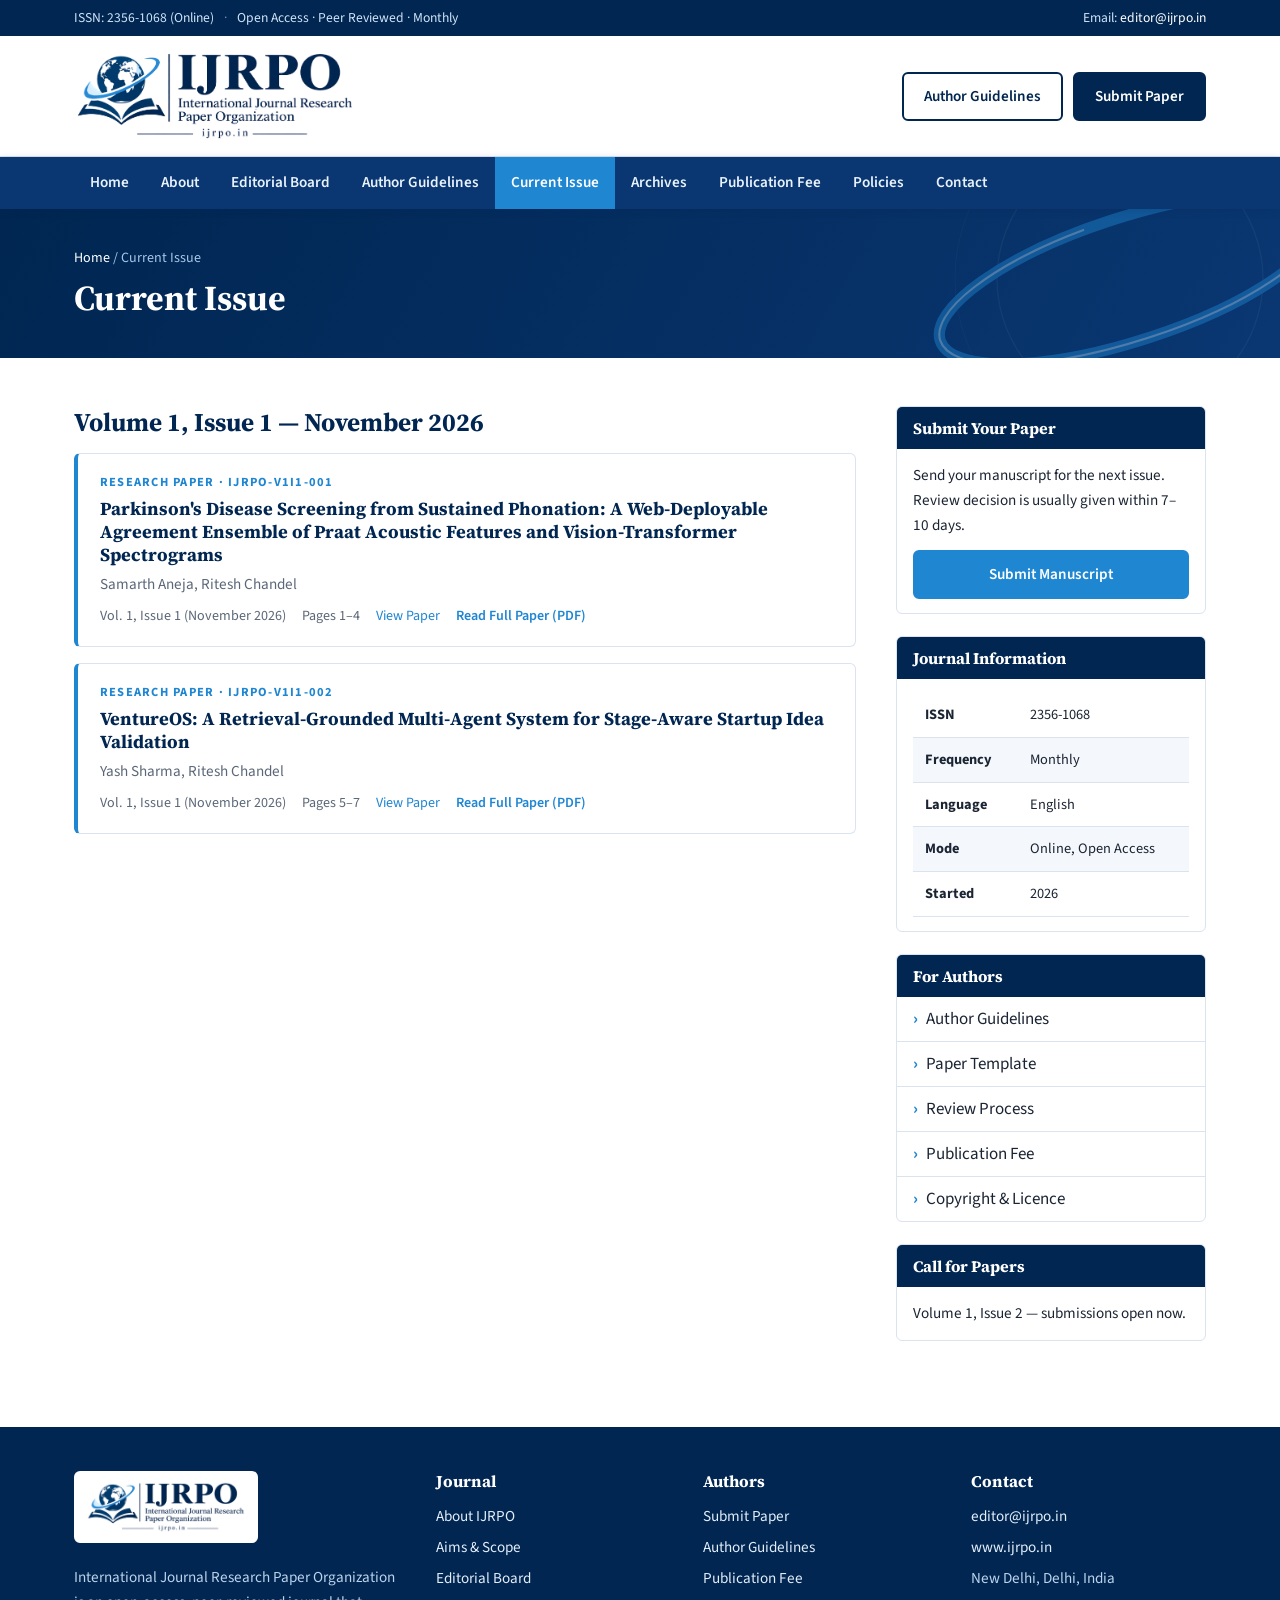
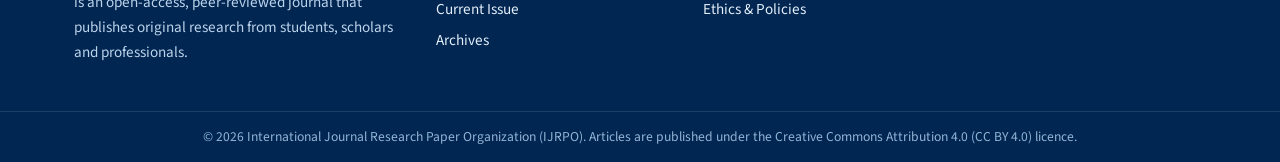
<file: site/current-issue.html>
<!DOCTYPE html>
<html lang="en">
<head>
<meta charset="utf-8">
<meta name="viewport" content="width=device-width, initial-scale=1">
<title>Current Issue | IJRPO</title>
<meta name="description" content="International Journal Research Paper Organization (IJRPO) — an open-access, peer-reviewed international journal publishing original research across engineering, technology, science, management and humanities.">
<link rel="icon" type="image/png" href="assets/icon.png">
<link rel="preconnect" href="https://fonts.googleapis.com">
<link rel="preconnect" href="https://fonts.gstatic.com" crossorigin>
<link href="https://fonts.googleapis.com/css2?family=Source+Sans+3:wght@400;600;700&family=Source+Serif+4:opsz,wght@8..60,600;8..60,700&display=swap" rel="stylesheet">
<link rel="stylesheet" href="assets/style.css">

</head>
<body>
<div class="topbar"><div class="wrap">
  <div><span>ISSN: 2356-1068 (Online)</span><span>Open Access · Peer Reviewed · Monthly</span></div>
  <div><span>Email: <a href="mailto:editor@ijrpo.in">editor@ijrpo.in</a></span></div>
</div></div>
<header class="site-header"><div class="wrap">
  <a class="brand" href="index.html"><img src="assets/logo.png" alt="IJRPO — International Journal Research Paper Organization"></a>
  <div class="header-cta">
    <a class="btn" href="author-guidelines.html">Author Guidelines</a>
    <a class="btn primary" href="submit.html">Submit Paper</a>
  </div>
</div></header>
<nav class="nav" id="nav"><div class="wrap">
  <button class="nav-toggle" onclick="document.getElementById('nav').classList.toggle('open')">☰ Menu</button>
  <ul><li><a href="index.html">Home</a></li>
<li><a href="about.html">About</a></li>
<li><a href="editorial-board.html">Editorial Board</a></li>
<li><a href="author-guidelines.html">Author Guidelines</a></li>
<li><a href="current-issue.html" class="active">Current Issue</a></li>
<li><a href="archives.html">Archives</a></li>
<li><a href="publication-fee.html">Publication Fee</a></li>
<li><a href="policies.html">Policies</a></li>
<li><a href="contact.html">Contact</a></li></ul>
</div></nav>
<div class="page-band"><svg class="orbit" viewBox="0 0 600 600" aria-hidden="true">
  <circle cx="300" cy="300" r="190" fill="none" stroke="#ffffff" stroke-opacity=".10" stroke-width="2"/>
  <circle cx="300" cy="300" r="250" fill="none" stroke="#ffffff" stroke-opacity=".06" stroke-width="1.5"/>
  <ellipse cx="300" cy="300" rx="285" ry="88" transform="rotate(-18 300 300)" fill="none" stroke="#1f86d2" stroke-width="16" stroke-linecap="round" stroke-dasharray="1300 500"/>
  <ellipse cx="300" cy="300" rx="285" ry="88" transform="rotate(-18 300 300)" fill="none" stroke="#ddf1fe" stroke-opacity=".7" stroke-width="3" stroke-dasharray="900 900"/>
</svg><div class="wrap"><div class="crumbs"><a href="index.html">Home</a> / Current Issue</div><h1>Current Issue</h1></div></div>
<main><div class="wrap"><div class="layout"><div class="content">
<section>
  <h2>Volume 1, Issue 1 — November 2026</h2>
    <div class="article-item">
  <div class="type">Research Paper · IJRPO-V1I1-001</div>
  <h3><a href="parkinsons-disease-screening-sustained-phonation.html">Parkinson&#x27;s Disease Screening from Sustained Phonation: A Web-Deployable Agreement Ensemble of Praat Acoustic Features and Vision-Transformer Spectrograms</a></h3>
  <div class="authors">Samarth Aneja, Ritesh Chandel</div>
  <div class="meta"><span>Vol. 1, Issue 1 (November 2026)</span><span>Pages 1–4</span><a href="parkinsons-disease-screening-sustained-phonation.html">View Paper</a><a class="pdf" href="pdf/IJRPO-V1I1-001.pdf">Read Full Paper (PDF)</a></div>
</div>
<div class="article-item">
  <div class="type">Research Paper · IJRPO-V1I1-002</div>
  <h3><a href="ventureos-multi-agent-startup-idea-validation.html">VentureOS: A Retrieval-Grounded Multi-Agent System for Stage-Aware Startup Idea Validation</a></h3>
  <div class="authors">Yash Sharma, Ritesh Chandel</div>
  <div class="meta"><span>Vol. 1, Issue 1 (November 2026)</span><span>Pages 5–7</span><a href="ventureos-multi-agent-startup-idea-validation.html">View Paper</a><a class="pdf" href="pdf/IJRPO-V1I1-002.pdf">Read Full Paper (PDF)</a></div>
</div>
</section>
</div><aside class="sidebar">
  <div class="box"><h4>Submit Your Paper</h4><div class="inner">
    <p style="margin-bottom:12px">Send your manuscript for the next issue. Review decision is usually given within 7–10 days.</p>
    <a class="btn accent" href="submit.html" style="width:100%;text-align:center">Submit Manuscript</a>
  </div></div>
  <div class="box"><h4>Journal Information</h4><div class="inner">
    <table class="tbl" style="margin:0;font-size:.9rem"><tbody>
      <tr><td><b>ISSN</b></td><td>2356-1068</td></tr>
      <tr><td><b>Frequency</b></td><td>Monthly</td></tr>
      <tr><td><b>Language</b></td><td>English</td></tr>
      <tr><td><b>Mode</b></td><td>Online, Open Access</td></tr>
      <tr><td><b>Started</b></td><td>2026</td></tr>
    </tbody></table>
  </div></div>
  <div class="box"><h4>For Authors</h4><ul>
    <li><a href="author-guidelines.html">Author Guidelines</a></li>
    <li><a href="author-guidelines.html#template">Paper Template</a></li>
    <li><a href="author-guidelines.html#process">Review Process</a></li>
    <li><a href="publication-fee.html">Publication Fee</a></li>
    <li><a href="policies.html#copyright">Copyright &amp; Licence</a></li>
  </ul></div>
  <div class="box"><h4>Call for Papers</h4><div class="inner">
    Volume 1, Issue 2 — submissions open now.
  </div></div>
</aside></div></div></main>
<footer class="site-footer">
  <div class="wrap">
    <div>
      <div class="foot-logo"><img src="assets/logo.png" alt="IJRPO"></div>
      <p>International Journal Research Paper Organization is an open-access, peer-reviewed journal that publishes original research from students, scholars and professionals.</p>
    </div>
    <div><h4>Journal</h4><ul>
      <li><a href="about.html">About IJRPO</a></li>
      <li><a href="about.html#scope">Aims &amp; Scope</a></li>
      <li><a href="editorial-board.html">Editorial Board</a></li>
      <li><a href="current-issue.html">Current Issue</a></li>
      <li><a href="archives.html">Archives</a></li>
    </ul></div>
    <div><h4>Authors</h4><ul>
      <li><a href="submit.html">Submit Paper</a></li>
      <li><a href="author-guidelines.html">Author Guidelines</a></li>
      <li><a href="publication-fee.html">Publication Fee</a></li>
      <li><a href="policies.html">Ethics &amp; Policies</a></li>
    </ul></div>
    <div><h4>Contact</h4><ul>
      <li><a href="mailto:editor@ijrpo.in">editor@ijrpo.in</a></li>
      <li><a href="https://ijrpo.in">www.ijrpo.in</a></li>
      <li>New Delhi, Delhi, India</li>
    </ul></div>
  </div>
  <div class="copyright">© 2026 International Journal Research Paper Organization (IJRPO). Articles are published under the Creative Commons Attribution 4.0 (CC BY 4.0) licence.</div>
</footer>
</body>
</html>
</file>
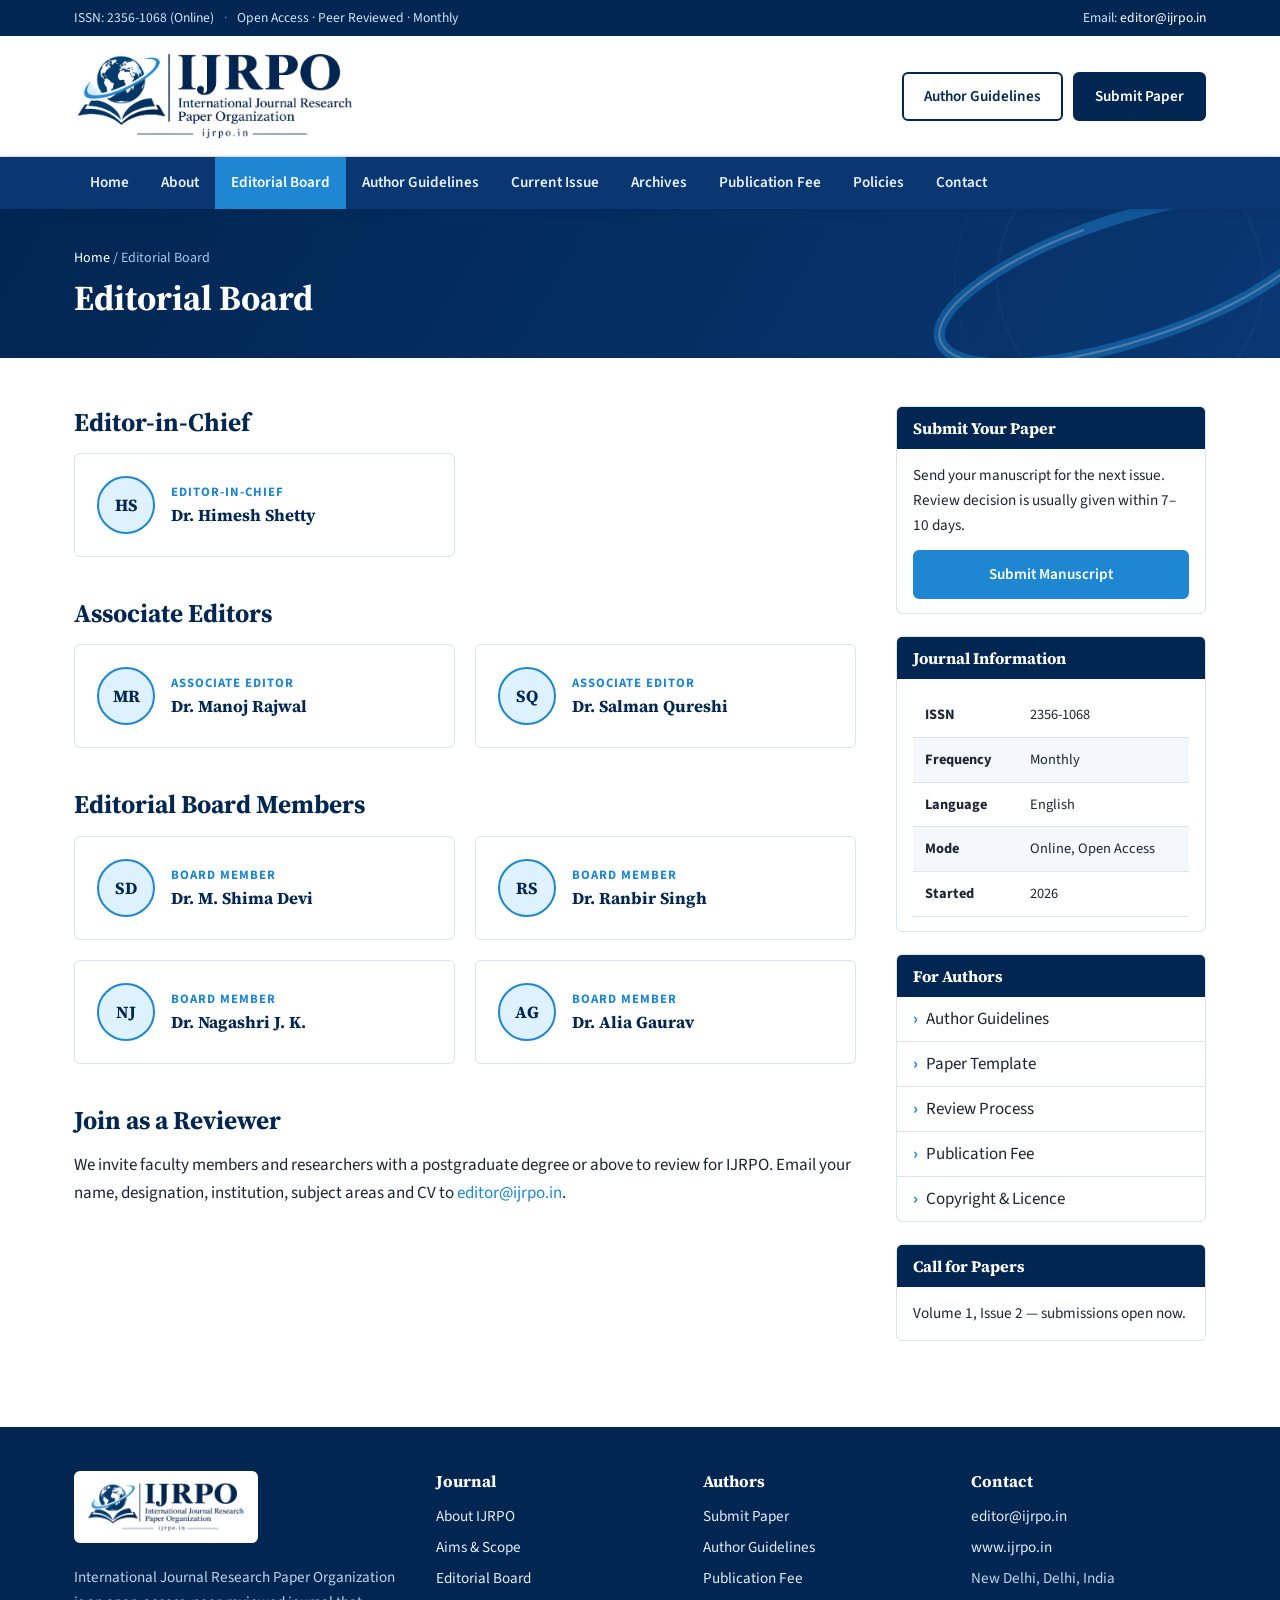
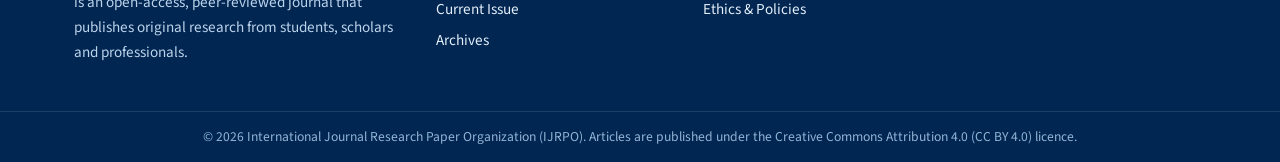
<file: site/editorial-board.html>
<!DOCTYPE html>
<html lang="en">
<head>
<meta charset="utf-8">
<meta name="viewport" content="width=device-width, initial-scale=1">
<title>Editorial Board | IJRPO</title>
<meta name="description" content="International Journal Research Paper Organization (IJRPO) — an open-access, peer-reviewed international journal publishing original research across engineering, technology, science, management and humanities.">
<link rel="icon" type="image/png" href="assets/icon.png">
<link rel="preconnect" href="https://fonts.googleapis.com">
<link rel="preconnect" href="https://fonts.gstatic.com" crossorigin>
<link href="https://fonts.googleapis.com/css2?family=Source+Sans+3:wght@400;600;700&family=Source+Serif+4:opsz,wght@8..60,600;8..60,700&display=swap" rel="stylesheet">
<link rel="stylesheet" href="assets/style.css">

</head>
<body>
<div class="topbar"><div class="wrap">
  <div><span>ISSN: 2356-1068 (Online)</span><span>Open Access · Peer Reviewed · Monthly</span></div>
  <div><span>Email: <a href="mailto:editor@ijrpo.in">editor@ijrpo.in</a></span></div>
</div></div>
<header class="site-header"><div class="wrap">
  <a class="brand" href="index.html"><img src="assets/logo.png" alt="IJRPO — International Journal Research Paper Organization"></a>
  <div class="header-cta">
    <a class="btn" href="author-guidelines.html">Author Guidelines</a>
    <a class="btn primary" href="submit.html">Submit Paper</a>
  </div>
</div></header>
<nav class="nav" id="nav"><div class="wrap">
  <button class="nav-toggle" onclick="document.getElementById('nav').classList.toggle('open')">☰ Menu</button>
  <ul><li><a href="index.html">Home</a></li>
<li><a href="about.html">About</a></li>
<li><a href="editorial-board.html" class="active">Editorial Board</a></li>
<li><a href="author-guidelines.html">Author Guidelines</a></li>
<li><a href="current-issue.html">Current Issue</a></li>
<li><a href="archives.html">Archives</a></li>
<li><a href="publication-fee.html">Publication Fee</a></li>
<li><a href="policies.html">Policies</a></li>
<li><a href="contact.html">Contact</a></li></ul>
</div></nav>
<div class="page-band"><svg class="orbit" viewBox="0 0 600 600" aria-hidden="true">
  <circle cx="300" cy="300" r="190" fill="none" stroke="#ffffff" stroke-opacity=".10" stroke-width="2"/>
  <circle cx="300" cy="300" r="250" fill="none" stroke="#ffffff" stroke-opacity=".06" stroke-width="1.5"/>
  <ellipse cx="300" cy="300" rx="285" ry="88" transform="rotate(-18 300 300)" fill="none" stroke="#1f86d2" stroke-width="16" stroke-linecap="round" stroke-dasharray="1300 500"/>
  <ellipse cx="300" cy="300" rx="285" ry="88" transform="rotate(-18 300 300)" fill="none" stroke="#ddf1fe" stroke-opacity=".7" stroke-width="3" stroke-dasharray="900 900"/>
</svg><div class="wrap"><div class="crumbs"><a href="index.html">Home</a> / Editorial Board</div><h1>Editorial Board</h1></div></div>
<main><div class="wrap"><div class="layout"><div class="content">
<section>
  <h2>Editor-in-Chief</h2>
  <div class="grid-2"><div class="card member"><div class="av">HS</div><div>
      <div class="role">Editor-in-Chief</div><h3>Dr. Himesh Shetty</h3></div></div></div>
</section>
<section>
  <h2>Associate Editors</h2>
  <div class="grid-2">
    <div class="card member"><div class="av">MR</div><div>
      <div class="role">Associate Editor</div><h3>Dr. Manoj Rajwal</h3></div></div>
    <div class="card member"><div class="av">SQ</div><div>
      <div class="role">Associate Editor</div><h3>Dr. Salman Qureshi</h3></div></div>
  </div>
</section>
<section>
  <h2>Editorial Board Members</h2>
  <div class="grid-2">
    <div class="card member"><div class="av">SD</div><div>
      <div class="role">Board Member</div><h3>Dr. M. Shima Devi</h3></div></div>
    <div class="card member"><div class="av">RS</div><div>
      <div class="role">Board Member</div><h3>Dr. Ranbir Singh</h3></div></div>
    <div class="card member"><div class="av">NJ</div><div>
      <div class="role">Board Member</div><h3>Dr. Nagashri J. K.</h3></div></div>
    <div class="card member"><div class="av">AG</div><div>
      <div class="role">Board Member</div><h3>Dr. Alia Gaurav</h3></div></div>
  </div>
</section>
<section>
  <h2>Join as a Reviewer</h2>
  <p>We invite faculty members and researchers with a postgraduate degree or above to review for IJRPO. Email your name, designation, institution, subject areas and CV to <a href="mailto:editor@ijrpo.in?subject=Reviewer%20application">editor@ijrpo.in</a>.</p>
</section>
</div><aside class="sidebar">
  <div class="box"><h4>Submit Your Paper</h4><div class="inner">
    <p style="margin-bottom:12px">Send your manuscript for the next issue. Review decision is usually given within 7–10 days.</p>
    <a class="btn accent" href="submit.html" style="width:100%;text-align:center">Submit Manuscript</a>
  </div></div>
  <div class="box"><h4>Journal Information</h4><div class="inner">
    <table class="tbl" style="margin:0;font-size:.9rem"><tbody>
      <tr><td><b>ISSN</b></td><td>2356-1068</td></tr>
      <tr><td><b>Frequency</b></td><td>Monthly</td></tr>
      <tr><td><b>Language</b></td><td>English</td></tr>
      <tr><td><b>Mode</b></td><td>Online, Open Access</td></tr>
      <tr><td><b>Started</b></td><td>2026</td></tr>
    </tbody></table>
  </div></div>
  <div class="box"><h4>For Authors</h4><ul>
    <li><a href="author-guidelines.html">Author Guidelines</a></li>
    <li><a href="author-guidelines.html#template">Paper Template</a></li>
    <li><a href="author-guidelines.html#process">Review Process</a></li>
    <li><a href="publication-fee.html">Publication Fee</a></li>
    <li><a href="policies.html#copyright">Copyright &amp; Licence</a></li>
  </ul></div>
  <div class="box"><h4>Call for Papers</h4><div class="inner">
    Volume 1, Issue 2 — submissions open now.
  </div></div>
</aside></div></div></main>
<footer class="site-footer">
  <div class="wrap">
    <div>
      <div class="foot-logo"><img src="assets/logo.png" alt="IJRPO"></div>
      <p>International Journal Research Paper Organization is an open-access, peer-reviewed journal that publishes original research from students, scholars and professionals.</p>
    </div>
    <div><h4>Journal</h4><ul>
      <li><a href="about.html">About IJRPO</a></li>
      <li><a href="about.html#scope">Aims &amp; Scope</a></li>
      <li><a href="editorial-board.html">Editorial Board</a></li>
      <li><a href="current-issue.html">Current Issue</a></li>
      <li><a href="archives.html">Archives</a></li>
    </ul></div>
    <div><h4>Authors</h4><ul>
      <li><a href="submit.html">Submit Paper</a></li>
      <li><a href="author-guidelines.html">Author Guidelines</a></li>
      <li><a href="publication-fee.html">Publication Fee</a></li>
      <li><a href="policies.html">Ethics &amp; Policies</a></li>
    </ul></div>
    <div><h4>Contact</h4><ul>
      <li><a href="mailto:editor@ijrpo.in">editor@ijrpo.in</a></li>
      <li><a href="https://ijrpo.in">www.ijrpo.in</a></li>
      <li>New Delhi, Delhi, India</li>
    </ul></div>
  </div>
  <div class="copyright">© 2026 International Journal Research Paper Organization (IJRPO). Articles are published under the Creative Commons Attribution 4.0 (CC BY 4.0) licence.</div>
</footer>
</body>
</html>
</file>
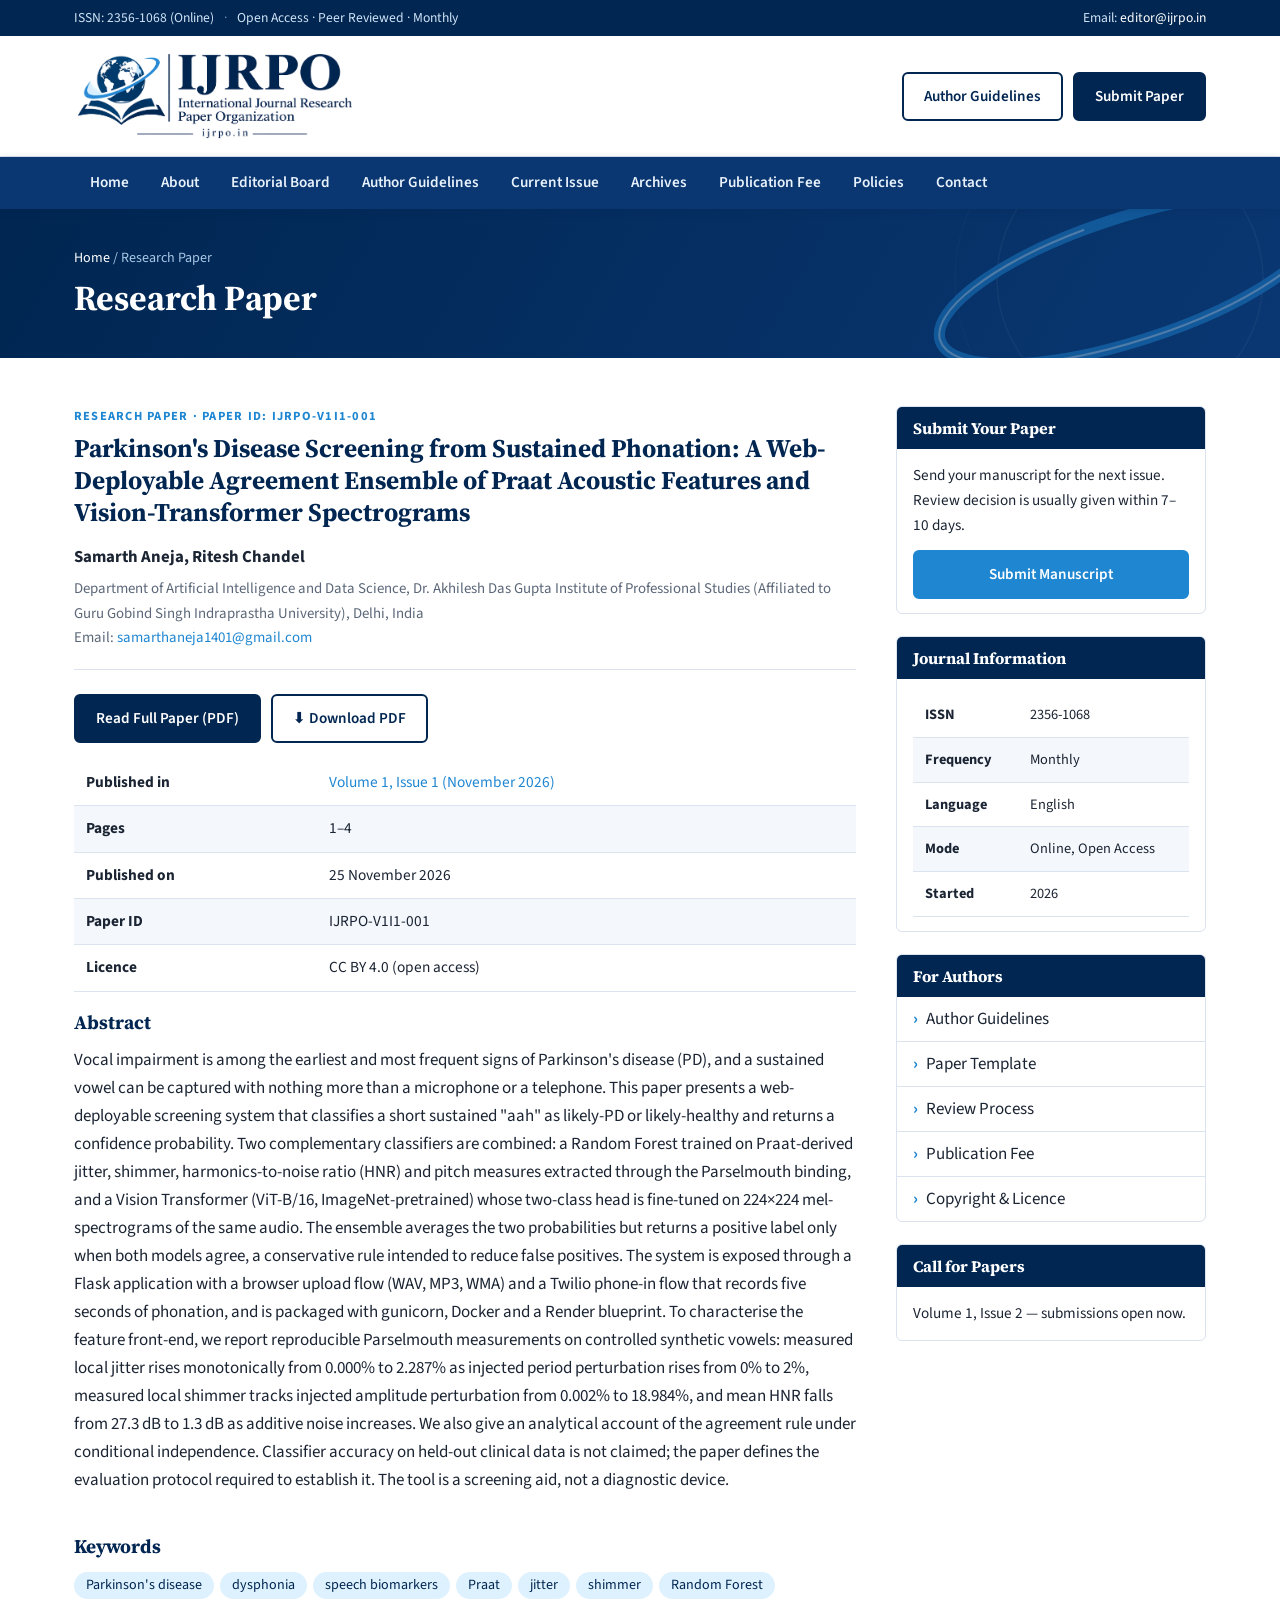
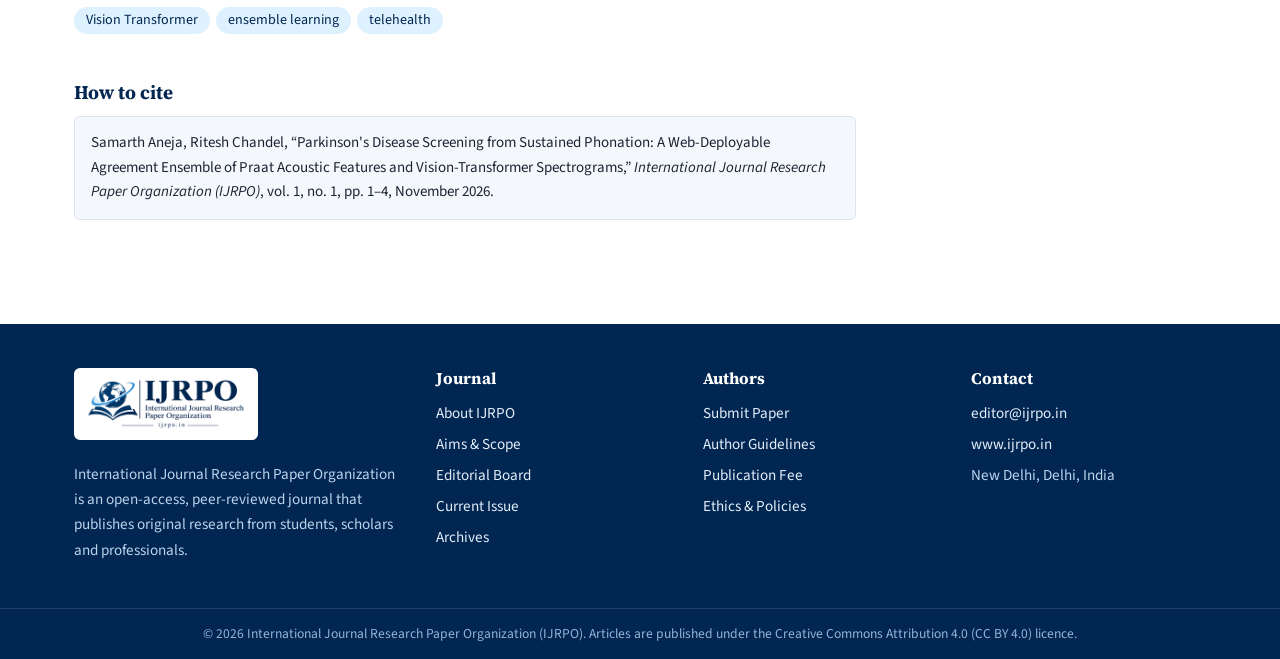
<file: site/parkinsons-disease-screening-sustained-phonation.html>
<!DOCTYPE html>
<html lang="en">
<head>
<meta charset="utf-8">
<meta name="viewport" content="width=device-width, initial-scale=1">
<title>Research Paper | IJRPO</title>
<meta name="description" content="Vocal impairment is among the earliest and most frequent signs of Parkinson&#x27;s disease (PD), and a sustained vowel can be captured with nothing more than a …">
<link rel="icon" type="image/png" href="assets/icon.png">
<link rel="preconnect" href="https://fonts.googleapis.com">
<link rel="preconnect" href="https://fonts.gstatic.com" crossorigin>
<link href="https://fonts.googleapis.com/css2?family=Source+Sans+3:wght@400;600;700&family=Source+Serif+4:opsz,wght@8..60,600;8..60,700&display=swap" rel="stylesheet">
<link rel="stylesheet" href="assets/style.css">
<meta name="citation_title" content="Parkinson&#x27;s Disease Screening from Sustained Phonation: A Web-Deployable Agreement Ensemble of Praat Acoustic Features and Vision-Transformer Spectrograms">
<meta name="citation_author" content="Samarth Aneja">
<meta name="citation_author_institution" content="Department of Artificial Intelligence and Data Science, Dr. Akhilesh Das Gupta Institute of Professional Studies (Affiliated to Guru Gobind Singh Indraprastha University), Delhi, India">
<meta name="citation_author" content="Ritesh Chandel">
<meta name="citation_author_institution" content="Department of Artificial Intelligence and Data Science, Dr. Akhilesh Das Gupta Institute of Professional Studies (Affiliated to Guru Gobind Singh Indraprastha University), Delhi, India">
<meta name="citation_journal_title" content="International Journal Research Paper Organization">
<meta name="citation_journal_abbrev" content="IJRPO">
<meta name="citation_issn" content="2356-1068">
<meta name="citation_volume" content="1">
<meta name="citation_issue" content="1">
<meta name="citation_firstpage" content="1">
<meta name="citation_lastpage" content="4">
<meta name="citation_publication_date" content="2026/11/25">
<meta name="citation_publisher" content="International Journal Research Paper Organization">
<meta name="citation_language" content="en">
<meta name="citation_keywords" content="Parkinson&#x27;s disease; dysphonia; speech biomarkers; Praat; jitter; shimmer; Random Forest; Vision Transformer; ensemble learning; telehealth">
<meta name="citation_abstract_html_url" content="https://ijrpo.in/parkinsons-disease-screening-sustained-phonation.html">
<meta name="citation_pdf_url" content="https://ijrpo.in/pdf/IJRPO-V1I1-001.pdf">
<link rel="canonical" href="https://ijrpo.in/parkinsons-disease-screening-sustained-phonation.html">
</head>
<body>
<div class="topbar"><div class="wrap">
  <div><span>ISSN: 2356-1068 (Online)</span><span>Open Access · Peer Reviewed · Monthly</span></div>
  <div><span>Email: <a href="mailto:editor@ijrpo.in">editor@ijrpo.in</a></span></div>
</div></div>
<header class="site-header"><div class="wrap">
  <a class="brand" href="index.html"><img src="assets/logo.png" alt="IJRPO — International Journal Research Paper Organization"></a>
  <div class="header-cta">
    <a class="btn" href="author-guidelines.html">Author Guidelines</a>
    <a class="btn primary" href="submit.html">Submit Paper</a>
  </div>
</div></header>
<nav class="nav" id="nav"><div class="wrap">
  <button class="nav-toggle" onclick="document.getElementById('nav').classList.toggle('open')">☰ Menu</button>
  <ul><li><a href="index.html">Home</a></li>
<li><a href="about.html">About</a></li>
<li><a href="editorial-board.html">Editorial Board</a></li>
<li><a href="author-guidelines.html">Author Guidelines</a></li>
<li><a href="current-issue.html">Current Issue</a></li>
<li><a href="archives.html">Archives</a></li>
<li><a href="publication-fee.html">Publication Fee</a></li>
<li><a href="policies.html">Policies</a></li>
<li><a href="contact.html">Contact</a></li></ul>
</div></nav>
<div class="page-band"><svg class="orbit" viewBox="0 0 600 600" aria-hidden="true">
  <circle cx="300" cy="300" r="190" fill="none" stroke="#ffffff" stroke-opacity=".10" stroke-width="2"/>
  <circle cx="300" cy="300" r="250" fill="none" stroke="#ffffff" stroke-opacity=".06" stroke-width="1.5"/>
  <ellipse cx="300" cy="300" rx="285" ry="88" transform="rotate(-18 300 300)" fill="none" stroke="#1f86d2" stroke-width="16" stroke-linecap="round" stroke-dasharray="1300 500"/>
  <ellipse cx="300" cy="300" rx="285" ry="88" transform="rotate(-18 300 300)" fill="none" stroke="#ddf1fe" stroke-opacity=".7" stroke-width="3" stroke-dasharray="900 900"/>
</svg><div class="wrap"><div class="crumbs"><a href="index.html">Home</a> / Research Paper</div><h1>Research Paper</h1></div></div>
<main><div class="wrap"><div class="layout"><div class="content">
<div class="paper-head">
  <div class="article-item" style="border:0;padding:0;margin:0;background:none"><div class="type">Research Paper · Paper ID: IJRPO-V1I1-001</div></div>
  <h2 style="margin-top:6px">Parkinson&#x27;s Disease Screening from Sustained Phonation: A Web-Deployable Agreement Ensemble of Praat Acoustic Features and Vision-Transformer Spectrograms</h2>
  <div class="authors"><b>Samarth Aneja, Ritesh Chandel</b></div>
  <div class="aff">Department of Artificial Intelligence and Data Science, Dr. Akhilesh Das Gupta Institute of Professional Studies (Affiliated to Guru Gobind Singh Indraprastha University), Delhi, India</div>
  <div class="aff">Email: <a href="mailto:samarthaneja1401@gmail.com">samarthaneja1401@gmail.com</a></div>
</div>
<p style="display:flex;gap:10px;flex-wrap:wrap">
  <a class="btn primary" href="pdf/IJRPO-V1I1-001.pdf">Read Full Paper (PDF)</a>
  <a class="btn" href="pdf/IJRPO-V1I1-001.pdf" download="IJRPO-V1I1-001.pdf">⬇ Download PDF</a>
</p>
<table class="tbl"><tbody>
  <tr><td><b>Published in</b></td><td><a href="current-issue.html">Volume 1, Issue 1 (November 2026)</a></td></tr>
  <tr><td><b>Pages</b></td><td>1&ndash;4</td></tr>
  <tr><td><b>Published on</b></td><td>25 November 2026</td></tr>
  <tr><td><b>Paper ID</b></td><td>IJRPO-V1I1-001</td></tr>
  <tr><td><b>Licence</b></td><td>CC BY 4.0 (open access)</td></tr>
</tbody></table>
<section><h3>Abstract</h3><p>Vocal impairment is among the earliest and most frequent signs of Parkinson&#x27;s disease (PD), and a sustained vowel can be captured with nothing more than a microphone or a telephone. This paper presents a web-deployable screening system that classifies a short sustained &quot;aah&quot; as likely-PD or likely-healthy and returns a confidence probability. Two complementary classifiers are combined: a Random Forest trained on Praat-derived jitter, shimmer, harmonics-to-noise ratio (HNR) and pitch measures extracted through the Parselmouth binding, and a Vision Transformer (ViT-B/16, ImageNet-pretrained) whose two-class head is fine-tuned on 224×224 mel-spectrograms of the same audio. The ensemble averages the two probabilities but returns a positive label only when both models agree, a conservative rule intended to reduce false positives. The system is exposed through a Flask application with a browser upload flow (WAV, MP3, WMA) and a Twilio phone-in flow that records five seconds of phonation, and is packaged with gunicorn, Docker and a Render blueprint. To characterise the feature front-end, we report reproducible Parselmouth measurements on controlled synthetic vowels: measured local jitter rises monotonically from 0.000% to 2.287% as injected period perturbation rises from 0% to 2%, measured local shimmer tracks injected amplitude perturbation from 0.002% to 18.984%, and mean HNR falls from 27.3 dB to 1.3 dB as additive noise increases. We also give an analytical account of the agreement rule under conditional independence. Classifier accuracy on held-out clinical data is not claimed; the paper defines the evaluation protocol required to establish it. The tool is a screening aid, not a diagnostic device.</p></section>
<section><h3>Keywords</h3><div class="kw"><span>Parkinson&#x27;s disease</span><span>dysphonia</span><span>speech biomarkers</span><span>Praat</span><span>jitter</span><span>shimmer</span><span>Random Forest</span><span>Vision Transformer</span><span>ensemble learning</span><span>telehealth</span></div></section>
<section><h3>How to cite</h3><div class="cite">Samarth Aneja, Ritesh Chandel, &ldquo;Parkinson&#x27;s Disease Screening from Sustained Phonation: A Web-Deployable Agreement Ensemble of Praat Acoustic Features and Vision-Transformer Spectrograms,&rdquo; <i>International Journal Research Paper Organization (IJRPO)</i>, vol. 1, no. 1, pp. 1&ndash;4, November 2026.</div></section>
</div><aside class="sidebar">
  <div class="box"><h4>Submit Your Paper</h4><div class="inner">
    <p style="margin-bottom:12px">Send your manuscript for the next issue. Review decision is usually given within 7–10 days.</p>
    <a class="btn accent" href="submit.html" style="width:100%;text-align:center">Submit Manuscript</a>
  </div></div>
  <div class="box"><h4>Journal Information</h4><div class="inner">
    <table class="tbl" style="margin:0;font-size:.9rem"><tbody>
      <tr><td><b>ISSN</b></td><td>2356-1068</td></tr>
      <tr><td><b>Frequency</b></td><td>Monthly</td></tr>
      <tr><td><b>Language</b></td><td>English</td></tr>
      <tr><td><b>Mode</b></td><td>Online, Open Access</td></tr>
      <tr><td><b>Started</b></td><td>2026</td></tr>
    </tbody></table>
  </div></div>
  <div class="box"><h4>For Authors</h4><ul>
    <li><a href="author-guidelines.html">Author Guidelines</a></li>
    <li><a href="author-guidelines.html#template">Paper Template</a></li>
    <li><a href="author-guidelines.html#process">Review Process</a></li>
    <li><a href="publication-fee.html">Publication Fee</a></li>
    <li><a href="policies.html#copyright">Copyright &amp; Licence</a></li>
  </ul></div>
  <div class="box"><h4>Call for Papers</h4><div class="inner">
    Volume 1, Issue 2 — submissions open now.
  </div></div>
</aside></div></div></main>
<footer class="site-footer">
  <div class="wrap">
    <div>
      <div class="foot-logo"><img src="assets/logo.png" alt="IJRPO"></div>
      <p>International Journal Research Paper Organization is an open-access, peer-reviewed journal that publishes original research from students, scholars and professionals.</p>
    </div>
    <div><h4>Journal</h4><ul>
      <li><a href="about.html">About IJRPO</a></li>
      <li><a href="about.html#scope">Aims &amp; Scope</a></li>
      <li><a href="editorial-board.html">Editorial Board</a></li>
      <li><a href="current-issue.html">Current Issue</a></li>
      <li><a href="archives.html">Archives</a></li>
    </ul></div>
    <div><h4>Authors</h4><ul>
      <li><a href="submit.html">Submit Paper</a></li>
      <li><a href="author-guidelines.html">Author Guidelines</a></li>
      <li><a href="publication-fee.html">Publication Fee</a></li>
      <li><a href="policies.html">Ethics &amp; Policies</a></li>
    </ul></div>
    <div><h4>Contact</h4><ul>
      <li><a href="mailto:editor@ijrpo.in">editor@ijrpo.in</a></li>
      <li><a href="https://ijrpo.in">www.ijrpo.in</a></li>
      <li>New Delhi, Delhi, India</li>
    </ul></div>
  </div>
  <div class="copyright">© 2026 International Journal Research Paper Organization (IJRPO). Articles are published under the Creative Commons Attribution 4.0 (CC BY 4.0) licence.</div>
</footer>
</body>
</html>
</file>
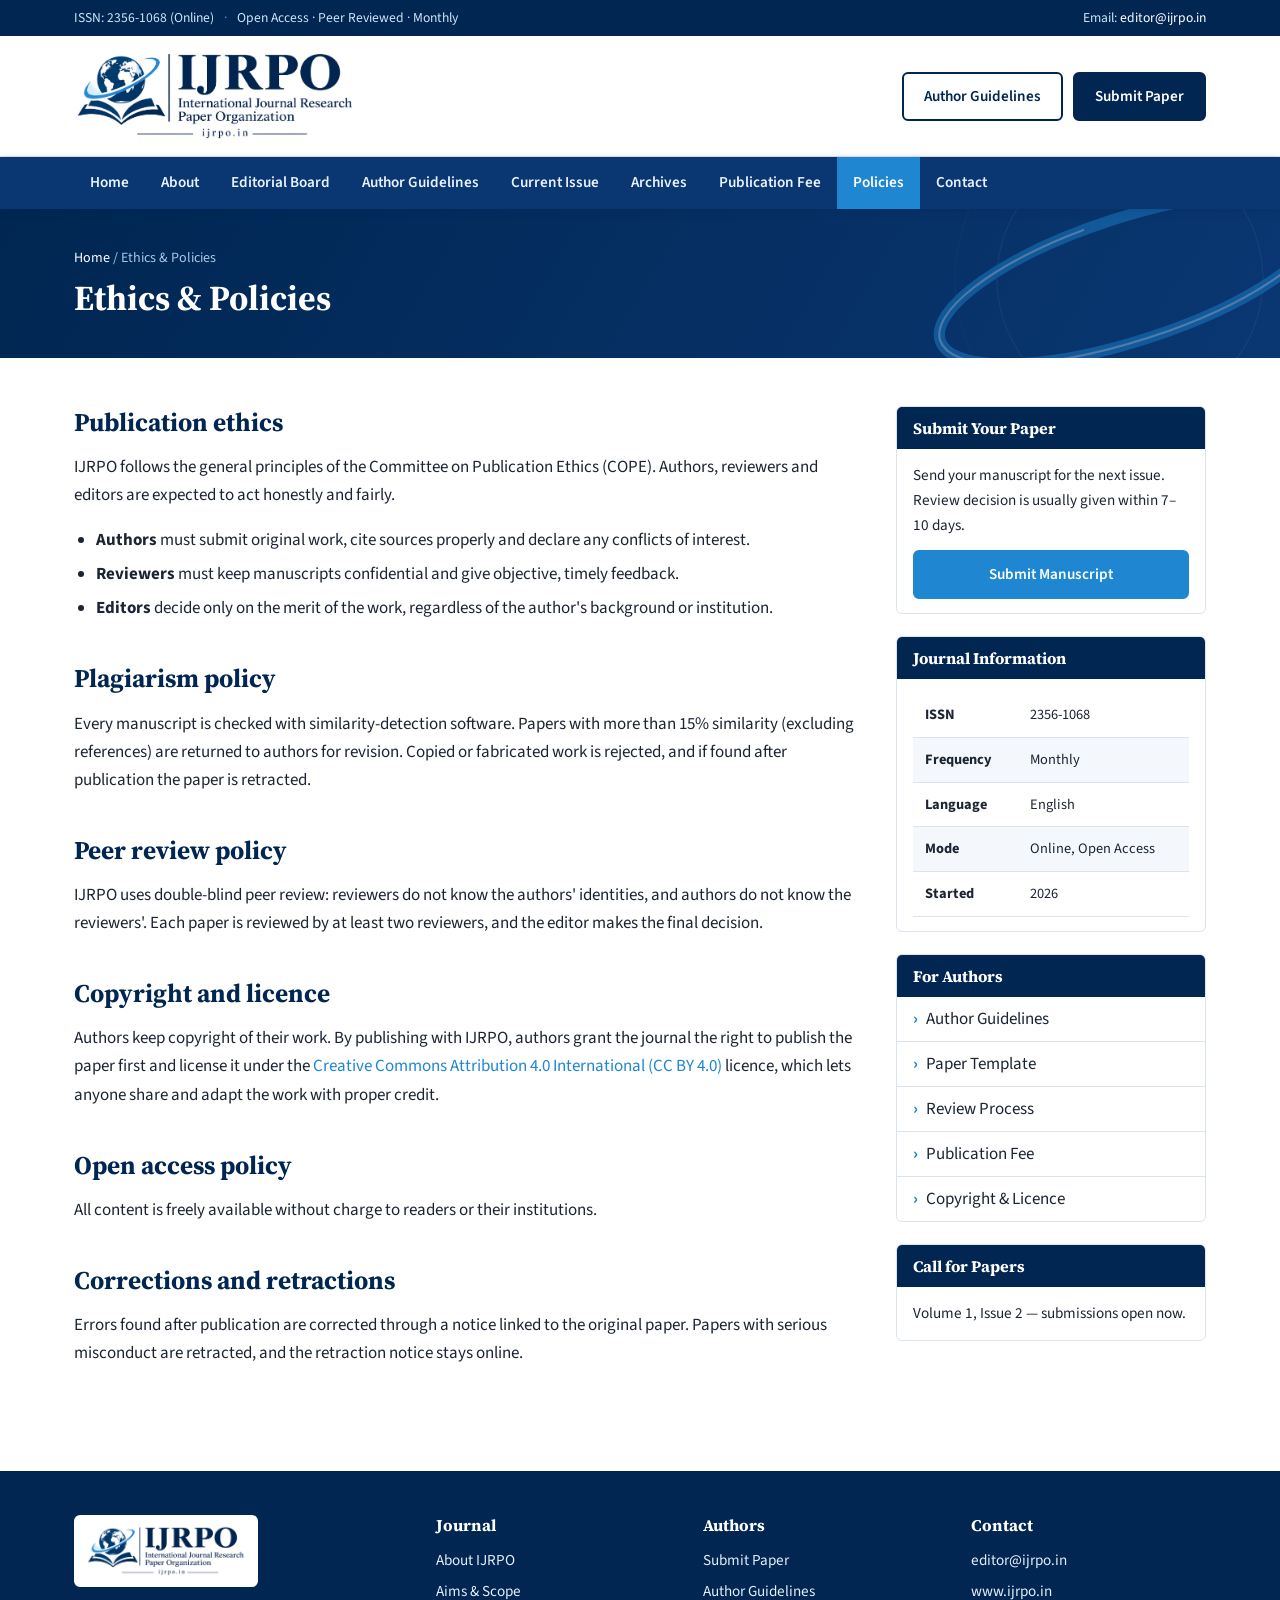
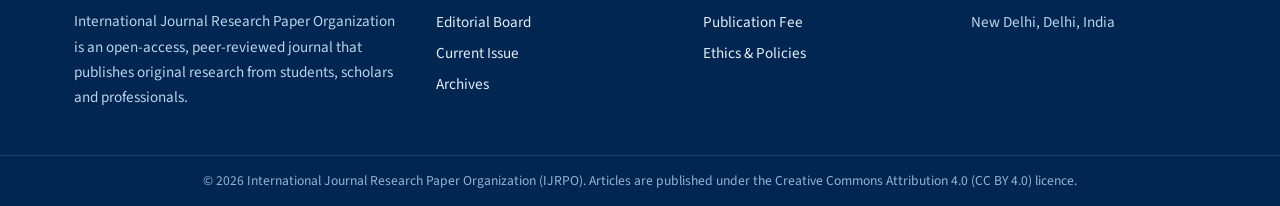
<file: site/policies.html>
<!DOCTYPE html>
<html lang="en">
<head>
<meta charset="utf-8">
<meta name="viewport" content="width=device-width, initial-scale=1">
<title>Ethics &amp; Policies | IJRPO</title>
<meta name="description" content="International Journal Research Paper Organization (IJRPO) — an open-access, peer-reviewed international journal publishing original research across engineering, technology, science, management and humanities.">
<link rel="icon" type="image/png" href="assets/icon.png">
<link rel="preconnect" href="https://fonts.googleapis.com">
<link rel="preconnect" href="https://fonts.gstatic.com" crossorigin>
<link href="https://fonts.googleapis.com/css2?family=Source+Sans+3:wght@400;600;700&family=Source+Serif+4:opsz,wght@8..60,600;8..60,700&display=swap" rel="stylesheet">
<link rel="stylesheet" href="assets/style.css">

</head>
<body>
<div class="topbar"><div class="wrap">
  <div><span>ISSN: 2356-1068 (Online)</span><span>Open Access · Peer Reviewed · Monthly</span></div>
  <div><span>Email: <a href="mailto:editor@ijrpo.in">editor@ijrpo.in</a></span></div>
</div></div>
<header class="site-header"><div class="wrap">
  <a class="brand" href="index.html"><img src="assets/logo.png" alt="IJRPO — International Journal Research Paper Organization"></a>
  <div class="header-cta">
    <a class="btn" href="author-guidelines.html">Author Guidelines</a>
    <a class="btn primary" href="submit.html">Submit Paper</a>
  </div>
</div></header>
<nav class="nav" id="nav"><div class="wrap">
  <button class="nav-toggle" onclick="document.getElementById('nav').classList.toggle('open')">☰ Menu</button>
  <ul><li><a href="index.html">Home</a></li>
<li><a href="about.html">About</a></li>
<li><a href="editorial-board.html">Editorial Board</a></li>
<li><a href="author-guidelines.html">Author Guidelines</a></li>
<li><a href="current-issue.html">Current Issue</a></li>
<li><a href="archives.html">Archives</a></li>
<li><a href="publication-fee.html">Publication Fee</a></li>
<li><a href="policies.html" class="active">Policies</a></li>
<li><a href="contact.html">Contact</a></li></ul>
</div></nav>
<div class="page-band"><svg class="orbit" viewBox="0 0 600 600" aria-hidden="true">
  <circle cx="300" cy="300" r="190" fill="none" stroke="#ffffff" stroke-opacity=".10" stroke-width="2"/>
  <circle cx="300" cy="300" r="250" fill="none" stroke="#ffffff" stroke-opacity=".06" stroke-width="1.5"/>
  <ellipse cx="300" cy="300" rx="285" ry="88" transform="rotate(-18 300 300)" fill="none" stroke="#1f86d2" stroke-width="16" stroke-linecap="round" stroke-dasharray="1300 500"/>
  <ellipse cx="300" cy="300" rx="285" ry="88" transform="rotate(-18 300 300)" fill="none" stroke="#ddf1fe" stroke-opacity=".7" stroke-width="3" stroke-dasharray="900 900"/>
</svg><div class="wrap"><div class="crumbs"><a href="index.html">Home</a> / Ethics & Policies</div><h1>Ethics & Policies</h1></div></div>
<main><div class="wrap"><div class="layout"><div class="content">
<section id="ethics"><h2>Publication ethics</h2>
<p>IJRPO follows the general principles of the Committee on Publication Ethics (COPE). Authors, reviewers and editors are expected to act honestly and fairly.</p>
<ul><li><b>Authors</b> must submit original work, cite sources properly and declare any conflicts of interest.</li>
<li><b>Reviewers</b> must keep manuscripts confidential and give objective, timely feedback.</li>
<li><b>Editors</b> decide only on the merit of the work, regardless of the author's background or institution.</li></ul></section>
<section id="plagiarism"><h2>Plagiarism policy</h2>
<p>Every manuscript is checked with similarity-detection software. Papers with more than 15% similarity (excluding references) are returned to authors for revision. Copied or fabricated work is rejected, and if found after publication the paper is retracted.</p></section>
<section id="review"><h2>Peer review policy</h2>
<p>IJRPO uses double-blind peer review: reviewers do not know the authors' identities, and authors do not know the reviewers'. Each paper is reviewed by at least two reviewers, and the editor makes the final decision.</p></section>
<section id="copyright"><h2>Copyright and licence</h2>
<p>Authors keep copyright of their work. By publishing with IJRPO, authors grant the journal the right to publish the paper first and license it under the <a href="https://creativecommons.org/licenses/by/4.0/" rel="noopener">Creative Commons Attribution 4.0 International (CC BY 4.0)</a> licence, which lets anyone share and adapt the work with proper credit.</p></section>
<section id="open-access"><h2>Open access policy</h2>
<p>All content is freely available without charge to readers or their institutions.</p></section>
<section id="retraction"><h2>Corrections and retractions</h2>
<p>Errors found after publication are corrected through a notice linked to the original paper. Papers with serious misconduct are retracted, and the retraction notice stays online.</p></section>
</div><aside class="sidebar">
  <div class="box"><h4>Submit Your Paper</h4><div class="inner">
    <p style="margin-bottom:12px">Send your manuscript for the next issue. Review decision is usually given within 7–10 days.</p>
    <a class="btn accent" href="submit.html" style="width:100%;text-align:center">Submit Manuscript</a>
  </div></div>
  <div class="box"><h4>Journal Information</h4><div class="inner">
    <table class="tbl" style="margin:0;font-size:.9rem"><tbody>
      <tr><td><b>ISSN</b></td><td>2356-1068</td></tr>
      <tr><td><b>Frequency</b></td><td>Monthly</td></tr>
      <tr><td><b>Language</b></td><td>English</td></tr>
      <tr><td><b>Mode</b></td><td>Online, Open Access</td></tr>
      <tr><td><b>Started</b></td><td>2026</td></tr>
    </tbody></table>
  </div></div>
  <div class="box"><h4>For Authors</h4><ul>
    <li><a href="author-guidelines.html">Author Guidelines</a></li>
    <li><a href="author-guidelines.html#template">Paper Template</a></li>
    <li><a href="author-guidelines.html#process">Review Process</a></li>
    <li><a href="publication-fee.html">Publication Fee</a></li>
    <li><a href="policies.html#copyright">Copyright &amp; Licence</a></li>
  </ul></div>
  <div class="box"><h4>Call for Papers</h4><div class="inner">
    Volume 1, Issue 2 — submissions open now.
  </div></div>
</aside></div></div></main>
<footer class="site-footer">
  <div class="wrap">
    <div>
      <div class="foot-logo"><img src="assets/logo.png" alt="IJRPO"></div>
      <p>International Journal Research Paper Organization is an open-access, peer-reviewed journal that publishes original research from students, scholars and professionals.</p>
    </div>
    <div><h4>Journal</h4><ul>
      <li><a href="about.html">About IJRPO</a></li>
      <li><a href="about.html#scope">Aims &amp; Scope</a></li>
      <li><a href="editorial-board.html">Editorial Board</a></li>
      <li><a href="current-issue.html">Current Issue</a></li>
      <li><a href="archives.html">Archives</a></li>
    </ul></div>
    <div><h4>Authors</h4><ul>
      <li><a href="submit.html">Submit Paper</a></li>
      <li><a href="author-guidelines.html">Author Guidelines</a></li>
      <li><a href="publication-fee.html">Publication Fee</a></li>
      <li><a href="policies.html">Ethics &amp; Policies</a></li>
    </ul></div>
    <div><h4>Contact</h4><ul>
      <li><a href="mailto:editor@ijrpo.in">editor@ijrpo.in</a></li>
      <li><a href="https://ijrpo.in">www.ijrpo.in</a></li>
      <li>New Delhi, Delhi, India</li>
    </ul></div>
  </div>
  <div class="copyright">© 2026 International Journal Research Paper Organization (IJRPO). Articles are published under the Creative Commons Attribution 4.0 (CC BY 4.0) licence.</div>
</footer>
</body>
</html>
</file>
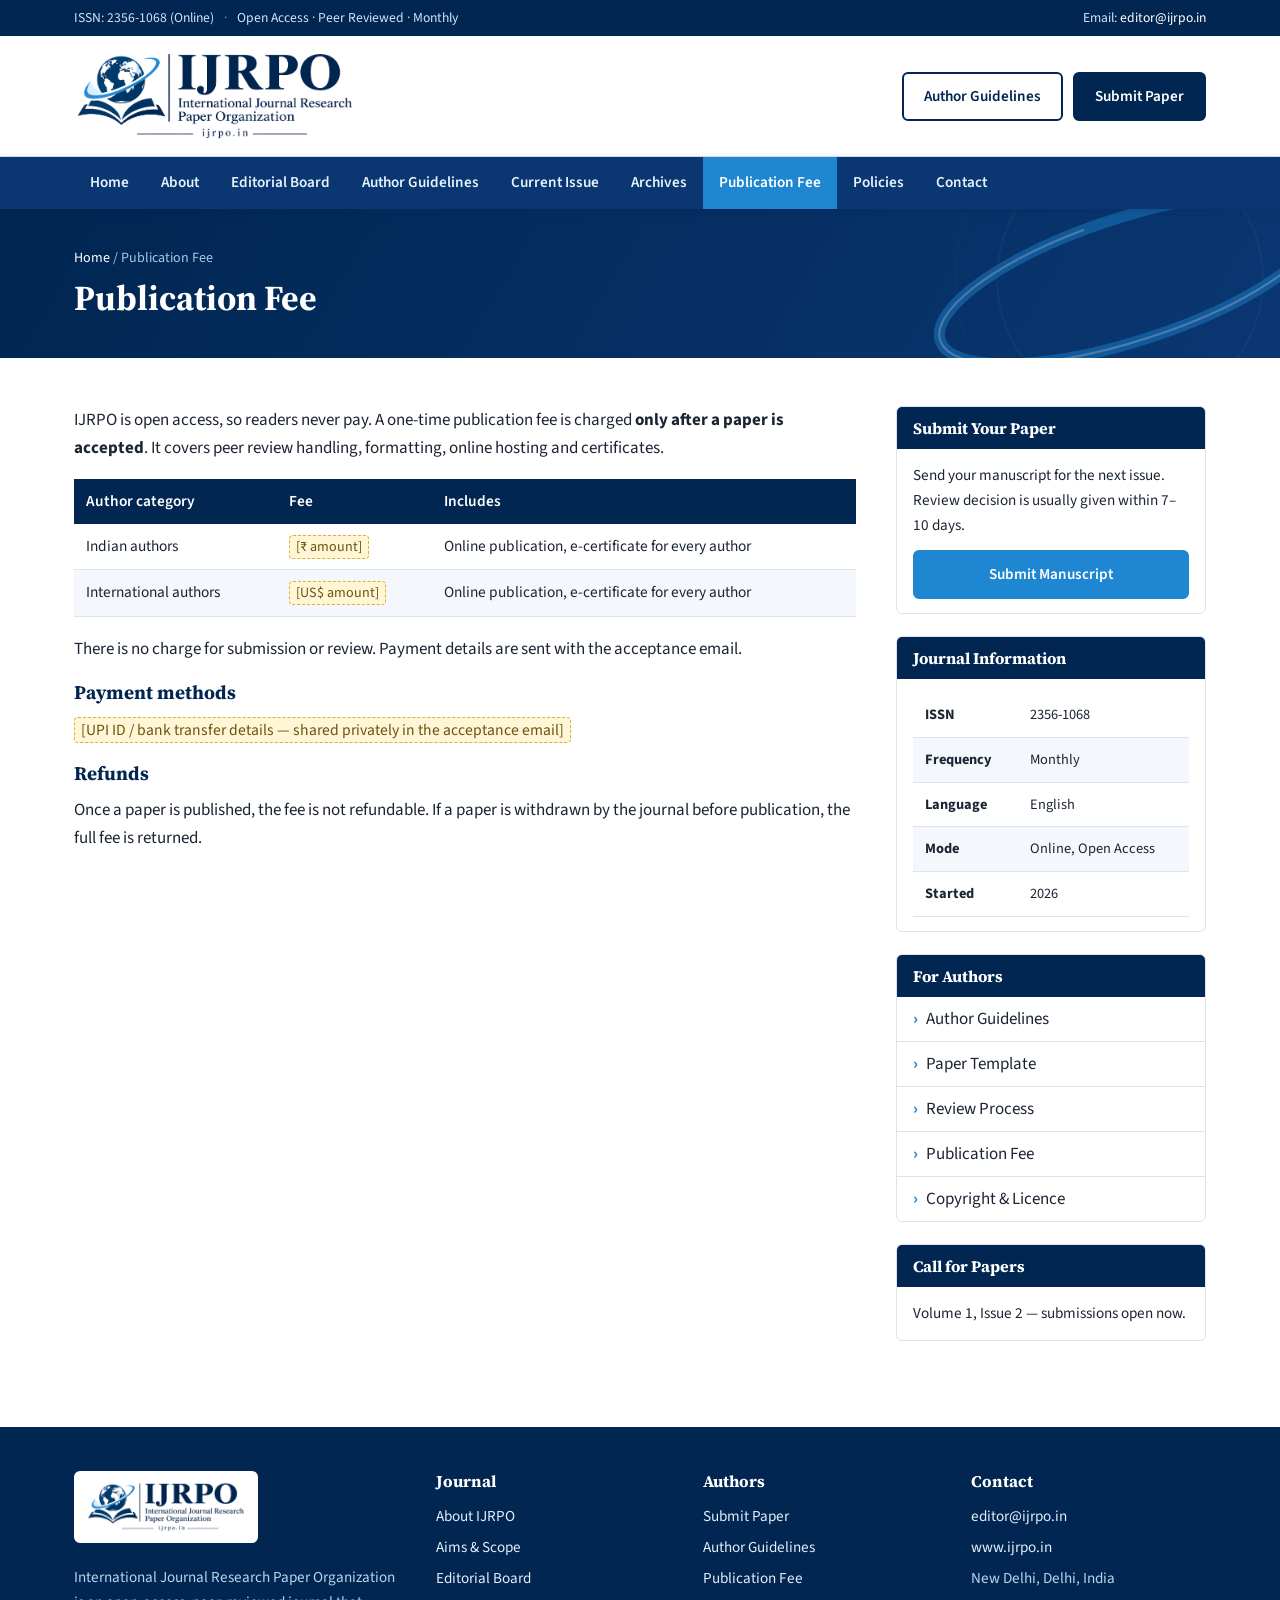
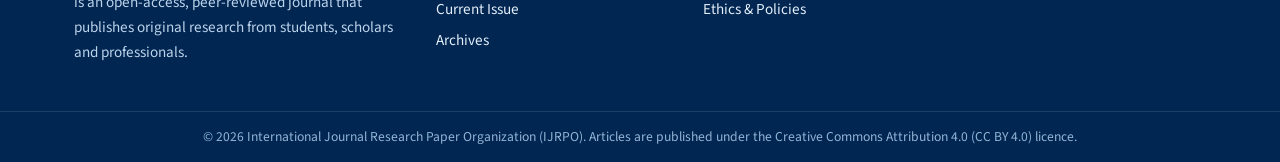
<file: site/publication-fee.html>
<!DOCTYPE html>
<html lang="en">
<head>
<meta charset="utf-8">
<meta name="viewport" content="width=device-width, initial-scale=1">
<title>Publication Fee | IJRPO</title>
<meta name="description" content="International Journal Research Paper Organization (IJRPO) — an open-access, peer-reviewed international journal publishing original research across engineering, technology, science, management and humanities.">
<link rel="icon" type="image/png" href="assets/icon.png">
<link rel="preconnect" href="https://fonts.googleapis.com">
<link rel="preconnect" href="https://fonts.gstatic.com" crossorigin>
<link href="https://fonts.googleapis.com/css2?family=Source+Sans+3:wght@400;600;700&family=Source+Serif+4:opsz,wght@8..60,600;8..60,700&display=swap" rel="stylesheet">
<link rel="stylesheet" href="assets/style.css">

</head>
<body>
<div class="topbar"><div class="wrap">
  <div><span>ISSN: 2356-1068 (Online)</span><span>Open Access · Peer Reviewed · Monthly</span></div>
  <div><span>Email: <a href="mailto:editor@ijrpo.in">editor@ijrpo.in</a></span></div>
</div></div>
<header class="site-header"><div class="wrap">
  <a class="brand" href="index.html"><img src="assets/logo.png" alt="IJRPO — International Journal Research Paper Organization"></a>
  <div class="header-cta">
    <a class="btn" href="author-guidelines.html">Author Guidelines</a>
    <a class="btn primary" href="submit.html">Submit Paper</a>
  </div>
</div></header>
<nav class="nav" id="nav"><div class="wrap">
  <button class="nav-toggle" onclick="document.getElementById('nav').classList.toggle('open')">☰ Menu</button>
  <ul><li><a href="index.html">Home</a></li>
<li><a href="about.html">About</a></li>
<li><a href="editorial-board.html">Editorial Board</a></li>
<li><a href="author-guidelines.html">Author Guidelines</a></li>
<li><a href="current-issue.html">Current Issue</a></li>
<li><a href="archives.html">Archives</a></li>
<li><a href="publication-fee.html" class="active">Publication Fee</a></li>
<li><a href="policies.html">Policies</a></li>
<li><a href="contact.html">Contact</a></li></ul>
</div></nav>
<div class="page-band"><svg class="orbit" viewBox="0 0 600 600" aria-hidden="true">
  <circle cx="300" cy="300" r="190" fill="none" stroke="#ffffff" stroke-opacity=".10" stroke-width="2"/>
  <circle cx="300" cy="300" r="250" fill="none" stroke="#ffffff" stroke-opacity=".06" stroke-width="1.5"/>
  <ellipse cx="300" cy="300" rx="285" ry="88" transform="rotate(-18 300 300)" fill="none" stroke="#1f86d2" stroke-width="16" stroke-linecap="round" stroke-dasharray="1300 500"/>
  <ellipse cx="300" cy="300" rx="285" ry="88" transform="rotate(-18 300 300)" fill="none" stroke="#ddf1fe" stroke-opacity=".7" stroke-width="3" stroke-dasharray="900 900"/>
</svg><div class="wrap"><div class="crumbs"><a href="index.html">Home</a> / Publication Fee</div><h1>Publication Fee</h1></div></div>
<main><div class="wrap"><div class="layout"><div class="content">
<p>IJRPO is open access, so readers never pay. A one-time publication fee is charged <b>only after a paper is accepted</b>. It covers peer review handling, formatting, online hosting and certificates.</p>
<table class="tbl"><thead><tr><th>Author category</th><th>Fee</th><th>Includes</th></tr></thead><tbody>
  <tr><td>Indian authors</td><td><span class="placeholder">[₹ amount]</span></td><td>Online publication, e-certificate for every author</td></tr>
  <tr><td>International authors</td><td><span class="placeholder">[US$ amount]</span></td><td>Online publication, e-certificate for every author</td></tr>
</tbody></table>
<p>There is no charge for submission or review. Payment details are sent with the acceptance email.</p>
<h3>Payment methods</h3>
<p><span class="placeholder">[UPI ID / bank transfer details — shared privately in the acceptance email]</span></p>
<h3>Refunds</h3>
<p>Once a paper is published, the fee is not refundable. If a paper is withdrawn by the journal before publication, the full fee is returned.</p>
</div><aside class="sidebar">
  <div class="box"><h4>Submit Your Paper</h4><div class="inner">
    <p style="margin-bottom:12px">Send your manuscript for the next issue. Review decision is usually given within 7–10 days.</p>
    <a class="btn accent" href="submit.html" style="width:100%;text-align:center">Submit Manuscript</a>
  </div></div>
  <div class="box"><h4>Journal Information</h4><div class="inner">
    <table class="tbl" style="margin:0;font-size:.9rem"><tbody>
      <tr><td><b>ISSN</b></td><td>2356-1068</td></tr>
      <tr><td><b>Frequency</b></td><td>Monthly</td></tr>
      <tr><td><b>Language</b></td><td>English</td></tr>
      <tr><td><b>Mode</b></td><td>Online, Open Access</td></tr>
      <tr><td><b>Started</b></td><td>2026</td></tr>
    </tbody></table>
  </div></div>
  <div class="box"><h4>For Authors</h4><ul>
    <li><a href="author-guidelines.html">Author Guidelines</a></li>
    <li><a href="author-guidelines.html#template">Paper Template</a></li>
    <li><a href="author-guidelines.html#process">Review Process</a></li>
    <li><a href="publication-fee.html">Publication Fee</a></li>
    <li><a href="policies.html#copyright">Copyright &amp; Licence</a></li>
  </ul></div>
  <div class="box"><h4>Call for Papers</h4><div class="inner">
    Volume 1, Issue 2 — submissions open now.
  </div></div>
</aside></div></div></main>
<footer class="site-footer">
  <div class="wrap">
    <div>
      <div class="foot-logo"><img src="assets/logo.png" alt="IJRPO"></div>
      <p>International Journal Research Paper Organization is an open-access, peer-reviewed journal that publishes original research from students, scholars and professionals.</p>
    </div>
    <div><h4>Journal</h4><ul>
      <li><a href="about.html">About IJRPO</a></li>
      <li><a href="about.html#scope">Aims &amp; Scope</a></li>
      <li><a href="editorial-board.html">Editorial Board</a></li>
      <li><a href="current-issue.html">Current Issue</a></li>
      <li><a href="archives.html">Archives</a></li>
    </ul></div>
    <div><h4>Authors</h4><ul>
      <li><a href="submit.html">Submit Paper</a></li>
      <li><a href="author-guidelines.html">Author Guidelines</a></li>
      <li><a href="publication-fee.html">Publication Fee</a></li>
      <li><a href="policies.html">Ethics &amp; Policies</a></li>
    </ul></div>
    <div><h4>Contact</h4><ul>
      <li><a href="mailto:editor@ijrpo.in">editor@ijrpo.in</a></li>
      <li><a href="https://ijrpo.in">www.ijrpo.in</a></li>
      <li>New Delhi, Delhi, India</li>
    </ul></div>
  </div>
  <div class="copyright">© 2026 International Journal Research Paper Organization (IJRPO). Articles are published under the Creative Commons Attribution 4.0 (CC BY 4.0) licence.</div>
</footer>
</body>
</html>
</file>
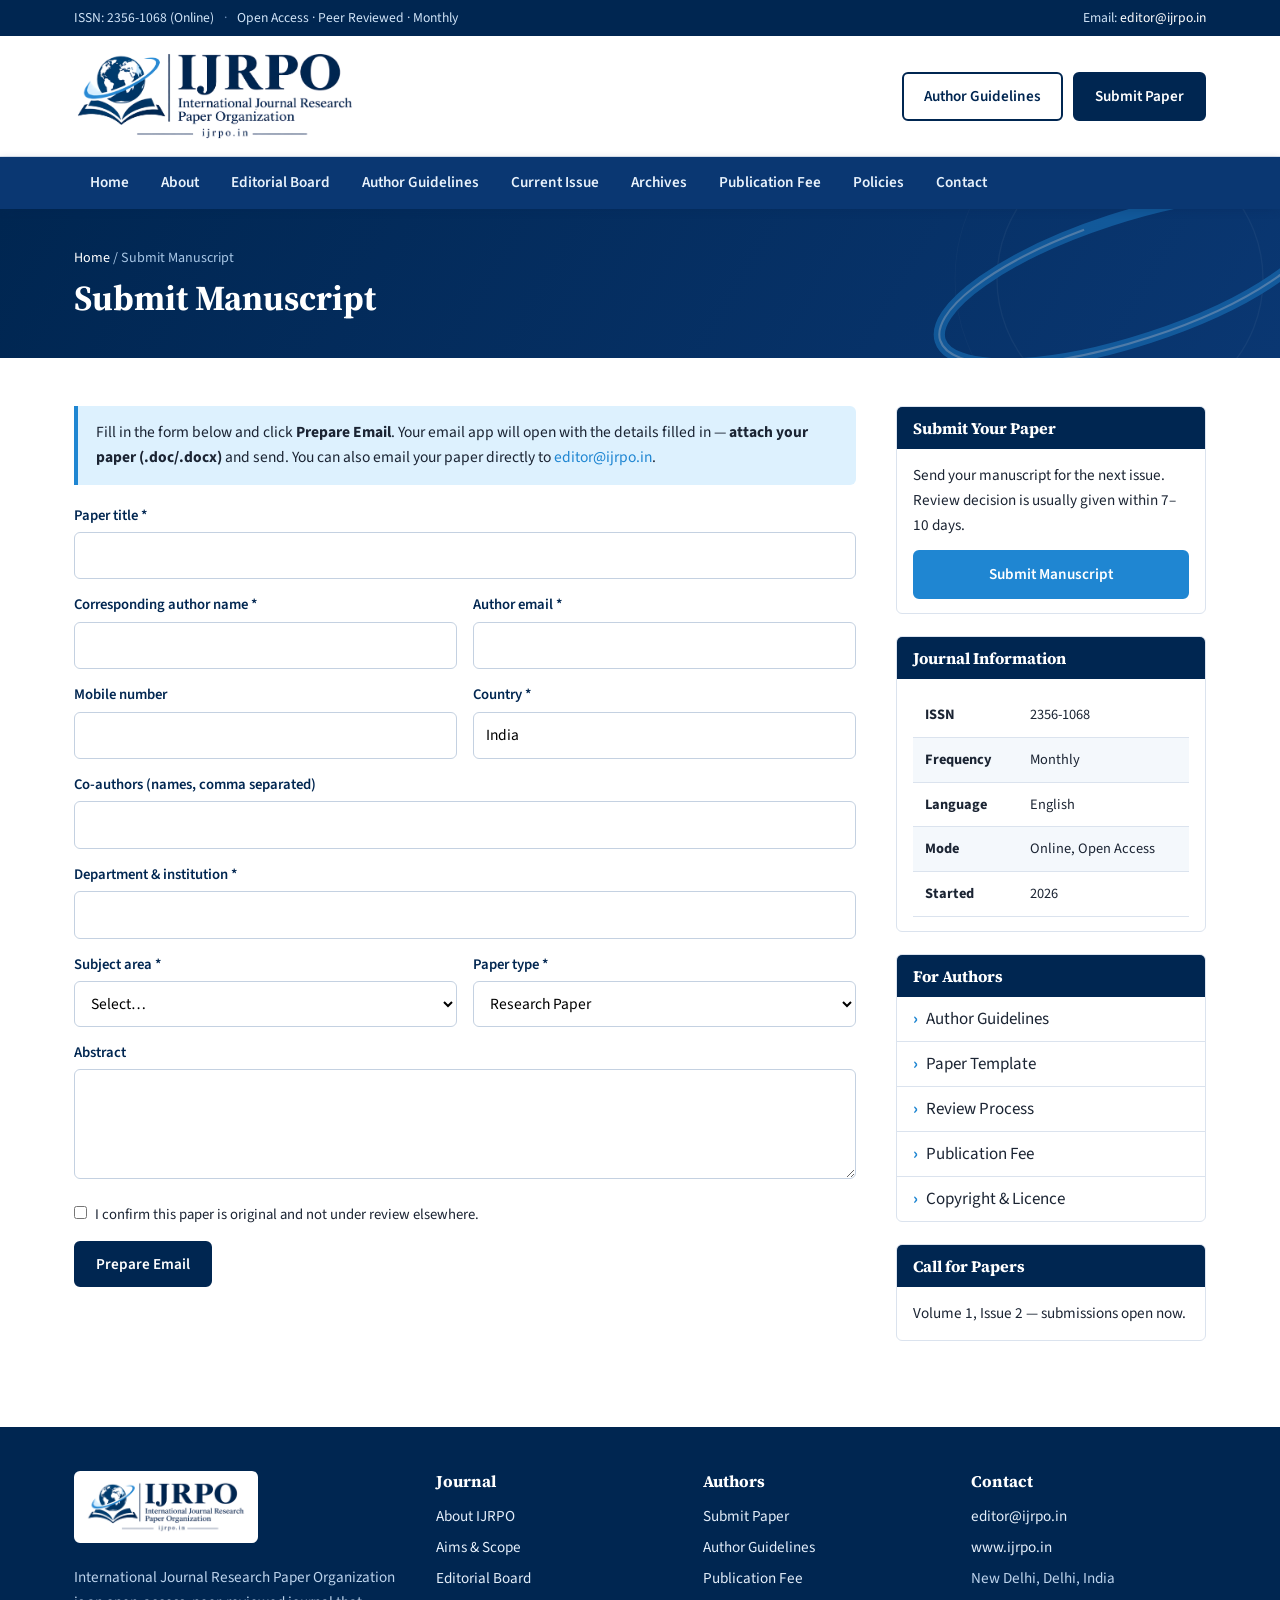
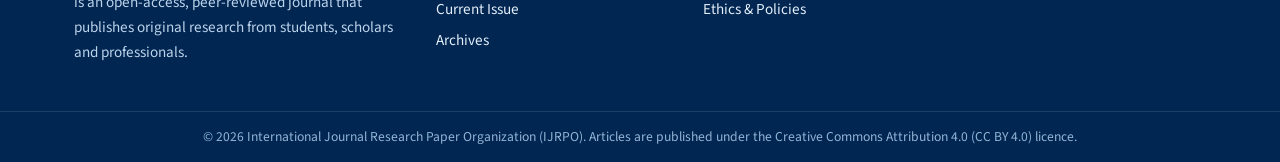
<file: site/submit.html>
<!DOCTYPE html>
<html lang="en">
<head>
<meta charset="utf-8">
<meta name="viewport" content="width=device-width, initial-scale=1">
<title>Submit Manuscript | IJRPO</title>
<meta name="description" content="International Journal Research Paper Organization (IJRPO) — an open-access, peer-reviewed international journal publishing original research across engineering, technology, science, management and humanities.">
<link rel="icon" type="image/png" href="assets/icon.png">
<link rel="preconnect" href="https://fonts.googleapis.com">
<link rel="preconnect" href="https://fonts.gstatic.com" crossorigin>
<link href="https://fonts.googleapis.com/css2?family=Source+Sans+3:wght@400;600;700&family=Source+Serif+4:opsz,wght@8..60,600;8..60,700&display=swap" rel="stylesheet">
<link rel="stylesheet" href="assets/style.css">

</head>
<body>
<div class="topbar"><div class="wrap">
  <div><span>ISSN: 2356-1068 (Online)</span><span>Open Access · Peer Reviewed · Monthly</span></div>
  <div><span>Email: <a href="mailto:editor@ijrpo.in">editor@ijrpo.in</a></span></div>
</div></div>
<header class="site-header"><div class="wrap">
  <a class="brand" href="index.html"><img src="assets/logo.png" alt="IJRPO — International Journal Research Paper Organization"></a>
  <div class="header-cta">
    <a class="btn" href="author-guidelines.html">Author Guidelines</a>
    <a class="btn primary" href="submit.html">Submit Paper</a>
  </div>
</div></header>
<nav class="nav" id="nav"><div class="wrap">
  <button class="nav-toggle" onclick="document.getElementById('nav').classList.toggle('open')">☰ Menu</button>
  <ul><li><a href="index.html">Home</a></li>
<li><a href="about.html">About</a></li>
<li><a href="editorial-board.html">Editorial Board</a></li>
<li><a href="author-guidelines.html">Author Guidelines</a></li>
<li><a href="current-issue.html">Current Issue</a></li>
<li><a href="archives.html">Archives</a></li>
<li><a href="publication-fee.html">Publication Fee</a></li>
<li><a href="policies.html">Policies</a></li>
<li><a href="contact.html">Contact</a></li></ul>
</div></nav>
<div class="page-band"><svg class="orbit" viewBox="0 0 600 600" aria-hidden="true">
  <circle cx="300" cy="300" r="190" fill="none" stroke="#ffffff" stroke-opacity=".10" stroke-width="2"/>
  <circle cx="300" cy="300" r="250" fill="none" stroke="#ffffff" stroke-opacity=".06" stroke-width="1.5"/>
  <ellipse cx="300" cy="300" rx="285" ry="88" transform="rotate(-18 300 300)" fill="none" stroke="#1f86d2" stroke-width="16" stroke-linecap="round" stroke-dasharray="1300 500"/>
  <ellipse cx="300" cy="300" rx="285" ry="88" transform="rotate(-18 300 300)" fill="none" stroke="#ddf1fe" stroke-opacity=".7" stroke-width="3" stroke-dasharray="900 900"/>
</svg><div class="wrap"><div class="crumbs"><a href="index.html">Home</a> / Submit Manuscript</div><h1>Submit Manuscript</h1></div></div>
<main><div class="wrap"><div class="layout"><div class="content">
<p class="note">Fill in the form below and click <b>Prepare Email</b>. Your email app will open with the details filled in — <b>attach your paper (.doc/.docx)</b> and send. You can also email your paper directly to <a href="mailto:editor@ijrpo.in">editor@ijrpo.in</a>.</p>
<form id="subForm" onsubmit="return sendSub(event)">
  <label for="title">Paper title *</label>
  <input id="title" required>
  <div class="row">
    <div><label for="author">Corresponding author name *</label><input id="author" required></div>
    <div><label for="email">Author email *</label><input id="email" type="email" required></div>
  </div>
  <div class="row">
    <div><label for="phone">Mobile number</label><input id="phone" type="tel"></div>
    <div><label for="country">Country *</label><input id="country" value="India" required></div>
  </div>
  <label for="coauthors">Co-authors (names, comma separated)</label>
  <input id="coauthors">
  <label for="inst">Department &amp; institution *</label>
  <input id="inst" required>
  <div class="row">
    <div><label for="area">Subject area *</label>
      <select id="area" required>
        <option value="">Select…</option>
        <option>Computer Science / AI / Data Science</option>
        <option>Electronics / Electrical Engineering</option>
        <option>Mechanical / Civil Engineering</option>
        <option>Applied Sciences</option>
        <option>Management / Commerce</option>
        <option>Humanities / Social Sciences</option>
        <option>Other</option>
      </select></div>
    <div><label for="ptype">Paper type *</label>
      <select id="ptype" required>
        <option>Research Paper</option><option>Review Paper</option><option>Case Study</option><option>Survey Paper</option>
      </select></div>
  </div>
  <label for="abs">Abstract</label>
  <textarea id="abs"></textarea>
  <label style="font-weight:400;color:var(--ink)"><input type="checkbox" required style="width:auto;margin:0 8px 0 0">I confirm this paper is original and not under review elsewhere.</label>
  <p style="margin-top:14px"><button class="btn primary" type="submit">Prepare Email</button></p>
</form>
<script>
function sendSub(e){
  e.preventDefault();
  const v=id=>document.getElementById(id).value.trim();
  const body=["Paper title: "+v('title'),"Paper type: "+v('ptype'),"Subject area: "+v('area'),
    "Corresponding author: "+v('author'),"Email: "+v('email'),"Mobile: "+v('phone'),
    "Co-authors: "+v('coauthors'),"Institution: "+v('inst'),"Country: "+v('country'),"",
    "Abstract:",v('abs'),"","[Please attach your manuscript file before sending]"].join("\n");
  location.href="mailto:editor@ijrpo.in?subject="+encodeURIComponent("Paper Submission: "+v('title'))+"&body="+encodeURIComponent(body);
  return false;
}
</script>
</div><aside class="sidebar">
  <div class="box"><h4>Submit Your Paper</h4><div class="inner">
    <p style="margin-bottom:12px">Send your manuscript for the next issue. Review decision is usually given within 7–10 days.</p>
    <a class="btn accent" href="submit.html" style="width:100%;text-align:center">Submit Manuscript</a>
  </div></div>
  <div class="box"><h4>Journal Information</h4><div class="inner">
    <table class="tbl" style="margin:0;font-size:.9rem"><tbody>
      <tr><td><b>ISSN</b></td><td>2356-1068</td></tr>
      <tr><td><b>Frequency</b></td><td>Monthly</td></tr>
      <tr><td><b>Language</b></td><td>English</td></tr>
      <tr><td><b>Mode</b></td><td>Online, Open Access</td></tr>
      <tr><td><b>Started</b></td><td>2026</td></tr>
    </tbody></table>
  </div></div>
  <div class="box"><h4>For Authors</h4><ul>
    <li><a href="author-guidelines.html">Author Guidelines</a></li>
    <li><a href="author-guidelines.html#template">Paper Template</a></li>
    <li><a href="author-guidelines.html#process">Review Process</a></li>
    <li><a href="publication-fee.html">Publication Fee</a></li>
    <li><a href="policies.html#copyright">Copyright &amp; Licence</a></li>
  </ul></div>
  <div class="box"><h4>Call for Papers</h4><div class="inner">
    Volume 1, Issue 2 — submissions open now.
  </div></div>
</aside></div></div></main>
<footer class="site-footer">
  <div class="wrap">
    <div>
      <div class="foot-logo"><img src="assets/logo.png" alt="IJRPO"></div>
      <p>International Journal Research Paper Organization is an open-access, peer-reviewed journal that publishes original research from students, scholars and professionals.</p>
    </div>
    <div><h4>Journal</h4><ul>
      <li><a href="about.html">About IJRPO</a></li>
      <li><a href="about.html#scope">Aims &amp; Scope</a></li>
      <li><a href="editorial-board.html">Editorial Board</a></li>
      <li><a href="current-issue.html">Current Issue</a></li>
      <li><a href="archives.html">Archives</a></li>
    </ul></div>
    <div><h4>Authors</h4><ul>
      <li><a href="submit.html">Submit Paper</a></li>
      <li><a href="author-guidelines.html">Author Guidelines</a></li>
      <li><a href="publication-fee.html">Publication Fee</a></li>
      <li><a href="policies.html">Ethics &amp; Policies</a></li>
    </ul></div>
    <div><h4>Contact</h4><ul>
      <li><a href="mailto:editor@ijrpo.in">editor@ijrpo.in</a></li>
      <li><a href="https://ijrpo.in">www.ijrpo.in</a></li>
      <li>New Delhi, Delhi, India</li>
    </ul></div>
  </div>
  <div class="copyright">© 2026 International Journal Research Paper Organization (IJRPO). Articles are published under the Creative Commons Attribution 4.0 (CC BY 4.0) licence.</div>
</footer>
</body>
</html>
</file>
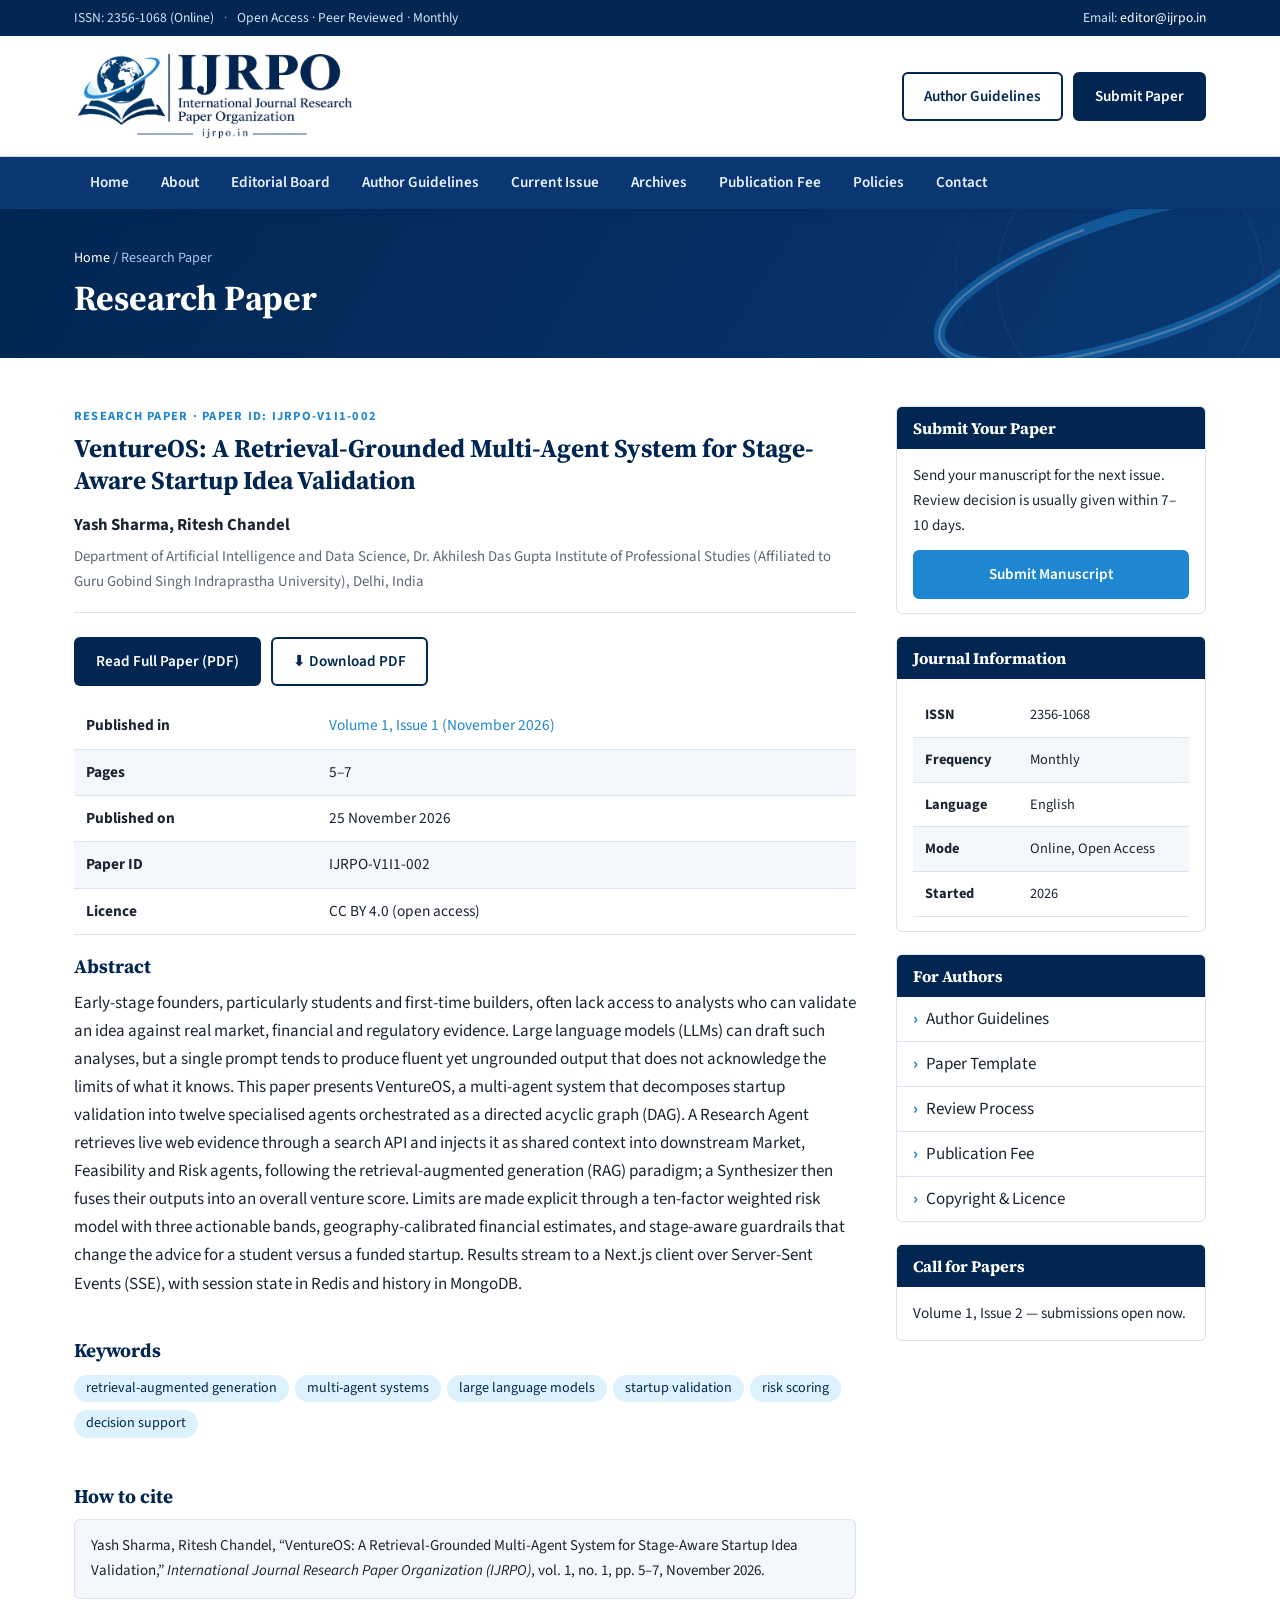
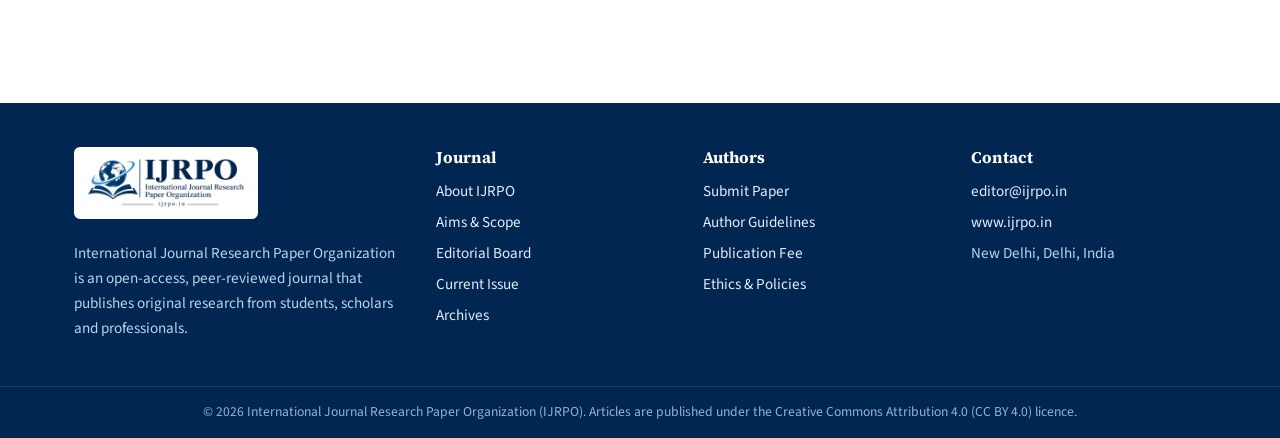
<file: site/ventureos-multi-agent-startup-idea-validation.html>
<!DOCTYPE html>
<html lang="en">
<head>
<meta charset="utf-8">
<meta name="viewport" content="width=device-width, initial-scale=1">
<title>Research Paper | IJRPO</title>
<meta name="description" content="Early-stage founders, particularly students and first-time builders, often lack access to analysts who can validate an idea against real market, financial …">
<link rel="icon" type="image/png" href="assets/icon.png">
<link rel="preconnect" href="https://fonts.googleapis.com">
<link rel="preconnect" href="https://fonts.gstatic.com" crossorigin>
<link href="https://fonts.googleapis.com/css2?family=Source+Sans+3:wght@400;600;700&family=Source+Serif+4:opsz,wght@8..60,600;8..60,700&display=swap" rel="stylesheet">
<link rel="stylesheet" href="assets/style.css">
<meta name="citation_title" content="VentureOS: A Retrieval-Grounded Multi-Agent System for Stage-Aware Startup Idea Validation">
<meta name="citation_author" content="Yash Sharma">
<meta name="citation_author_institution" content="Department of Artificial Intelligence and Data Science, Dr. Akhilesh Das Gupta Institute of Professional Studies (Affiliated to Guru Gobind Singh Indraprastha University), Delhi, India">
<meta name="citation_author" content="Ritesh Chandel">
<meta name="citation_author_institution" content="Department of Artificial Intelligence and Data Science, Dr. Akhilesh Das Gupta Institute of Professional Studies (Affiliated to Guru Gobind Singh Indraprastha University), Delhi, India">
<meta name="citation_journal_title" content="International Journal Research Paper Organization">
<meta name="citation_journal_abbrev" content="IJRPO">
<meta name="citation_issn" content="2356-1068">
<meta name="citation_volume" content="1">
<meta name="citation_issue" content="1">
<meta name="citation_firstpage" content="5">
<meta name="citation_lastpage" content="7">
<meta name="citation_publication_date" content="2026/11/25">
<meta name="citation_publisher" content="International Journal Research Paper Organization">
<meta name="citation_language" content="en">
<meta name="citation_keywords" content="retrieval-augmented generation; multi-agent systems; large language models; startup validation; risk scoring; decision support">
<meta name="citation_abstract_html_url" content="https://ijrpo.in/ventureos-multi-agent-startup-idea-validation.html">
<meta name="citation_pdf_url" content="https://ijrpo.in/pdf/IJRPO-V1I1-002.pdf">
<link rel="canonical" href="https://ijrpo.in/ventureos-multi-agent-startup-idea-validation.html">
</head>
<body>
<div class="topbar"><div class="wrap">
  <div><span>ISSN: 2356-1068 (Online)</span><span>Open Access · Peer Reviewed · Monthly</span></div>
  <div><span>Email: <a href="mailto:editor@ijrpo.in">editor@ijrpo.in</a></span></div>
</div></div>
<header class="site-header"><div class="wrap">
  <a class="brand" href="index.html"><img src="assets/logo.png" alt="IJRPO — International Journal Research Paper Organization"></a>
  <div class="header-cta">
    <a class="btn" href="author-guidelines.html">Author Guidelines</a>
    <a class="btn primary" href="submit.html">Submit Paper</a>
  </div>
</div></header>
<nav class="nav" id="nav"><div class="wrap">
  <button class="nav-toggle" onclick="document.getElementById('nav').classList.toggle('open')">☰ Menu</button>
  <ul><li><a href="index.html">Home</a></li>
<li><a href="about.html">About</a></li>
<li><a href="editorial-board.html">Editorial Board</a></li>
<li><a href="author-guidelines.html">Author Guidelines</a></li>
<li><a href="current-issue.html">Current Issue</a></li>
<li><a href="archives.html">Archives</a></li>
<li><a href="publication-fee.html">Publication Fee</a></li>
<li><a href="policies.html">Policies</a></li>
<li><a href="contact.html">Contact</a></li></ul>
</div></nav>
<div class="page-band"><svg class="orbit" viewBox="0 0 600 600" aria-hidden="true">
  <circle cx="300" cy="300" r="190" fill="none" stroke="#ffffff" stroke-opacity=".10" stroke-width="2"/>
  <circle cx="300" cy="300" r="250" fill="none" stroke="#ffffff" stroke-opacity=".06" stroke-width="1.5"/>
  <ellipse cx="300" cy="300" rx="285" ry="88" transform="rotate(-18 300 300)" fill="none" stroke="#1f86d2" stroke-width="16" stroke-linecap="round" stroke-dasharray="1300 500"/>
  <ellipse cx="300" cy="300" rx="285" ry="88" transform="rotate(-18 300 300)" fill="none" stroke="#ddf1fe" stroke-opacity=".7" stroke-width="3" stroke-dasharray="900 900"/>
</svg><div class="wrap"><div class="crumbs"><a href="index.html">Home</a> / Research Paper</div><h1>Research Paper</h1></div></div>
<main><div class="wrap"><div class="layout"><div class="content">
<div class="paper-head">
  <div class="article-item" style="border:0;padding:0;margin:0;background:none"><div class="type">Research Paper · Paper ID: IJRPO-V1I1-002</div></div>
  <h2 style="margin-top:6px">VentureOS: A Retrieval-Grounded Multi-Agent System for Stage-Aware Startup Idea Validation</h2>
  <div class="authors"><b>Yash Sharma, Ritesh Chandel</b></div>
  <div class="aff">Department of Artificial Intelligence and Data Science, Dr. Akhilesh Das Gupta Institute of Professional Studies (Affiliated to Guru Gobind Singh Indraprastha University), Delhi, India</div>
  
</div>
<p style="display:flex;gap:10px;flex-wrap:wrap">
  <a class="btn primary" href="pdf/IJRPO-V1I1-002.pdf">Read Full Paper (PDF)</a>
  <a class="btn" href="pdf/IJRPO-V1I1-002.pdf" download="IJRPO-V1I1-002.pdf">⬇ Download PDF</a>
</p>
<table class="tbl"><tbody>
  <tr><td><b>Published in</b></td><td><a href="current-issue.html">Volume 1, Issue 1 (November 2026)</a></td></tr>
  <tr><td><b>Pages</b></td><td>5&ndash;7</td></tr>
  <tr><td><b>Published on</b></td><td>25 November 2026</td></tr>
  <tr><td><b>Paper ID</b></td><td>IJRPO-V1I1-002</td></tr>
  <tr><td><b>Licence</b></td><td>CC BY 4.0 (open access)</td></tr>
</tbody></table>
<section><h3>Abstract</h3><p>Early-stage founders, particularly students and first-time builders, often lack access to analysts who can validate an idea against real market, financial and regulatory evidence. Large language models (LLMs) can draft such analyses, but a single prompt tends to produce fluent yet ungrounded output that does not acknowledge the limits of what it knows. This paper presents VentureOS, a multi-agent system that decomposes startup validation into twelve specialised agents orchestrated as a directed acyclic graph (DAG). A Research Agent retrieves live web evidence through a search API and injects it as shared context into downstream Market, Feasibility and Risk agents, following the retrieval-augmented generation (RAG) paradigm; a Synthesizer then fuses their outputs into an overall venture score. Limits are made explicit through a ten-factor weighted risk model with three actionable bands, geography-calibrated financial estimates, and stage-aware guardrails that change the advice for a student versus a funded startup. Results stream to a Next.js client over Server-Sent Events (SSE), with session state in Redis and history in MongoDB.</p></section>
<section><h3>Keywords</h3><div class="kw"><span>retrieval-augmented generation</span><span>multi-agent systems</span><span>large language models</span><span>startup validation</span><span>risk scoring</span><span>decision support</span></div></section>
<section><h3>How to cite</h3><div class="cite">Yash Sharma, Ritesh Chandel, &ldquo;VentureOS: A Retrieval-Grounded Multi-Agent System for Stage-Aware Startup Idea Validation,&rdquo; <i>International Journal Research Paper Organization (IJRPO)</i>, vol. 1, no. 1, pp. 5&ndash;7, November 2026.</div></section>
</div><aside class="sidebar">
  <div class="box"><h4>Submit Your Paper</h4><div class="inner">
    <p style="margin-bottom:12px">Send your manuscript for the next issue. Review decision is usually given within 7–10 days.</p>
    <a class="btn accent" href="submit.html" style="width:100%;text-align:center">Submit Manuscript</a>
  </div></div>
  <div class="box"><h4>Journal Information</h4><div class="inner">
    <table class="tbl" style="margin:0;font-size:.9rem"><tbody>
      <tr><td><b>ISSN</b></td><td>2356-1068</td></tr>
      <tr><td><b>Frequency</b></td><td>Monthly</td></tr>
      <tr><td><b>Language</b></td><td>English</td></tr>
      <tr><td><b>Mode</b></td><td>Online, Open Access</td></tr>
      <tr><td><b>Started</b></td><td>2026</td></tr>
    </tbody></table>
  </div></div>
  <div class="box"><h4>For Authors</h4><ul>
    <li><a href="author-guidelines.html">Author Guidelines</a></li>
    <li><a href="author-guidelines.html#template">Paper Template</a></li>
    <li><a href="author-guidelines.html#process">Review Process</a></li>
    <li><a href="publication-fee.html">Publication Fee</a></li>
    <li><a href="policies.html#copyright">Copyright &amp; Licence</a></li>
  </ul></div>
  <div class="box"><h4>Call for Papers</h4><div class="inner">
    Volume 1, Issue 2 — submissions open now.
  </div></div>
</aside></div></div></main>
<footer class="site-footer">
  <div class="wrap">
    <div>
      <div class="foot-logo"><img src="assets/logo.png" alt="IJRPO"></div>
      <p>International Journal Research Paper Organization is an open-access, peer-reviewed journal that publishes original research from students, scholars and professionals.</p>
    </div>
    <div><h4>Journal</h4><ul>
      <li><a href="about.html">About IJRPO</a></li>
      <li><a href="about.html#scope">Aims &amp; Scope</a></li>
      <li><a href="editorial-board.html">Editorial Board</a></li>
      <li><a href="current-issue.html">Current Issue</a></li>
      <li><a href="archives.html">Archives</a></li>
    </ul></div>
    <div><h4>Authors</h4><ul>
      <li><a href="submit.html">Submit Paper</a></li>
      <li><a href="author-guidelines.html">Author Guidelines</a></li>
      <li><a href="publication-fee.html">Publication Fee</a></li>
      <li><a href="policies.html">Ethics &amp; Policies</a></li>
    </ul></div>
    <div><h4>Contact</h4><ul>
      <li><a href="mailto:editor@ijrpo.in">editor@ijrpo.in</a></li>
      <li><a href="https://ijrpo.in">www.ijrpo.in</a></li>
      <li>New Delhi, Delhi, India</li>
    </ul></div>
  </div>
  <div class="copyright">© 2026 International Journal Research Paper Organization (IJRPO). Articles are published under the Creative Commons Attribution 4.0 (CC BY 4.0) licence.</div>
</footer>
</body>
</html>
</file>
<file: site/assets/style.css>
/* IJRPO — palette taken from the logo */
:root{
  --navy:#002651;        /* wordmark navy */
  --navy-2:#0a3772;
  --blue:#1f86d2;        /* orbit ring blue */
  --sky:#ddf1fe;         /* ring highlight */
  --ink:#1b2433;
  --muted:#5b6778;
  --line:#dbe3ee;
  --bg:#ffffff;
  --bg-soft:#f4f8fc;
  --serif:"Source Serif 4", "Times New Roman", Georgia, serif;
  --sans:"Source Sans 3", "Segoe UI", system-ui, sans-serif;
  --radius:6px;
}
*{box-sizing:border-box}
html{scroll-behavior:smooth}
body{margin:0;font-family:var(--sans);font-size:17px;line-height:1.65;color:var(--ink);background:var(--bg)}
a{color:var(--blue);text-decoration:none}
a:hover{text-decoration:underline}
img{max-width:100%;display:block}
h1,h2,h3,h4{font-family:var(--serif);color:var(--navy);line-height:1.25;margin:0 0 .6em}
h1{font-size:2.2rem}
h2{font-size:1.6rem}
h3{font-size:1.2rem}
p{margin:0 0 1em}
.wrap{max-width:1180px;margin:0 auto;padding:0 24px}

/* top strip */
.topbar{background:var(--navy);color:#cfe3f7;font-size:.85rem}
.topbar .wrap{display:flex;justify-content:space-between;gap:16px;padding-top:7px;padding-bottom:7px;flex-wrap:wrap}
.topbar a{color:#fff}
.topbar span+span::before{content:"·";margin:0 10px;color:#6d8fb8}

/* header */
.site-header{background:#fff;border-bottom:1px solid var(--line)}
.site-header .wrap{display:flex;align-items:center;justify-content:space-between;gap:24px;padding-top:14px;padding-bottom:14px}
.brand img{height:92px;width:auto}
.header-cta{display:flex;gap:10px;flex-wrap:wrap}

.btn{display:inline-block;font-family:var(--sans);font-weight:600;font-size:.95rem;padding:10px 20px;border-radius:var(--radius);border:2px solid var(--navy);color:var(--navy);background:#fff;cursor:pointer;transition:.15s}
.btn:hover{text-decoration:none;background:var(--sky)}
.btn.primary{background:var(--navy);color:#fff}
.btn.primary:hover{background:var(--navy-2)}
.btn.light{border-color:#fff;color:#fff;background:transparent}
.btn.light:hover{background:rgba(255,255,255,.12)}
.btn.accent{background:var(--blue);border-color:var(--blue);color:#fff}
.btn.accent:hover{background:#1874b8}

/* nav */
.nav{background:var(--navy-2);position:sticky;top:0;z-index:20;box-shadow:0 2px 8px rgba(0,38,81,.18)}
.nav ul{list-style:none;margin:0;padding:0;display:flex;flex-wrap:wrap}
.nav a{display:block;color:#e8f2fc;padding:13px 16px;font-weight:600;font-size:.95rem}
.nav a:hover,.nav a.active{background:var(--blue);color:#fff;text-decoration:none}
.nav-toggle{display:none;background:none;border:0;color:#fff;font-size:1rem;font-weight:600;padding:13px 0;cursor:pointer;font-family:var(--sans)}

/* hero */
.hero{position:relative;overflow:hidden;background:linear-gradient(120deg,var(--navy) 0%,var(--navy-2) 60%,#12508f 100%);color:#fff}
.hero .wrap{position:relative;z-index:1;padding-top:64px;padding-bottom:72px;display:grid;grid-template-columns:1.4fr 1fr;gap:40px;align-items:center}
.hero h1{color:#fff;font-size:2.5rem;margin-bottom:.4em}
.hero .eyebrow{display:inline-block;font-size:.8rem;letter-spacing:.14em;text-transform:uppercase;color:var(--sky);border-bottom:2px solid var(--blue);padding-bottom:4px;margin-bottom:18px}
.hero p.lead{font-size:1.15rem;color:#d6e7f8;max-width:620px}
.hero .actions{display:flex;gap:12px;flex-wrap:wrap;margin-top:24px}
.hero .orbit{position:absolute;right:-140px;top:-60px;width:620px;height:620px;opacity:.55;z-index:0}
.hero-card{background:rgba(255,255,255,.08);border:1px solid rgba(255,255,255,.2);border-radius:10px;padding:24px 26px;backdrop-filter:blur(2px)}
.hero-card h3{color:#fff;font-size:1.1rem;margin-bottom:12px}
.hero-card dl{margin:0;display:grid;grid-template-columns:auto 1fr;gap:8px 16px;font-size:.95rem}
.hero-card dt{color:var(--sky)}
.hero-card dd{margin:0;color:#fff}

/* page title band */
.page-band{background:linear-gradient(120deg,var(--navy),var(--navy-2));color:#fff;position:relative;overflow:hidden}
.page-band .wrap{padding-top:38px;padding-bottom:38px;position:relative;z-index:1}
.page-band h1{color:#fff;margin:0}
.crumbs{font-size:.88rem;color:#a9c7e6;margin-bottom:6px}
.crumbs a{color:#fff}
.page-band .orbit{position:absolute;right:-60px;top:-140px;width:420px;height:420px;opacity:.45}

/* layout */
main{padding:48px 0 64px}
.layout{display:grid;grid-template-columns:1fr 310px;gap:40px}
.content > section{margin-bottom:40px}
.content ul,.content ol{padding-left:1.3em}
.content li{margin-bottom:.35em}

.sidebar .box{border:1px solid var(--line);border-radius:var(--radius);margin-bottom:22px;overflow:hidden;background:#fff}
.sidebar .box h4{background:var(--navy);color:#fff;font-size:1rem;margin:0;padding:11px 16px}
.sidebar .box .inner{padding:14px 16px;font-size:.95rem}
.sidebar .box ul{list-style:none;margin:0;padding:0}
.sidebar .box li a{display:block;padding:8px 16px;border-bottom:1px solid var(--line);color:var(--ink)}
.sidebar .box li:last-child a{border-bottom:0}
.sidebar .box li a:hover{background:var(--bg-soft);color:var(--blue);text-decoration:none}
.sidebar .box li a::before{content:"›";color:var(--blue);font-weight:700;margin-right:8px}

/* cards & blocks */
.grid-3{display:grid;grid-template-columns:repeat(3,1fr);gap:20px}
.grid-2{display:grid;grid-template-columns:repeat(2,1fr);gap:20px}
.card{border:1px solid var(--line);border-radius:var(--radius);padding:22px;background:#fff}
.card h3{font-size:1.1rem}
.card .ic{width:42px;height:42px;border-radius:50%;background:var(--sky);color:var(--navy);display:grid;place-items:center;font-weight:700;font-family:var(--serif);margin-bottom:12px}
.soft{background:var(--bg-soft);border-top:1px solid var(--line);border-bottom:1px solid var(--line);padding:48px 0}
.note{background:var(--sky);border-left:4px solid var(--blue);padding:14px 18px;border-radius:0 var(--radius) var(--radius) 0;font-size:.97rem;margin:0 0 1.2em}
.placeholder{background:#fff6d6;border:1px dashed #d8b23a;color:#6b5410;padding:1px 6px;border-radius:4px;font-size:.92em}

.steps{counter-reset:s;list-style:none;padding:0!important}
.steps li{counter-increment:s;position:relative;padding:0 0 18px 52px;margin:0}
.steps li::before{content:counter(s);position:absolute;left:0;top:0;width:34px;height:34px;border-radius:50%;background:var(--navy);color:#fff;display:grid;place-items:center;font-weight:700}
.steps li strong{color:var(--navy)}

table.tbl{width:100%;border-collapse:collapse;font-size:.96rem;margin-bottom:1.2em}
.tbl th{background:var(--navy);color:#fff;text-align:left;padding:10px 12px;font-weight:600}
.tbl td{padding:10px 12px;border-bottom:1px solid var(--line);vertical-align:top}
.tbl tr:nth-child(even) td{background:var(--bg-soft)}

/* articles */
.article-item{border:1px solid var(--line);border-left:4px solid var(--blue);border-radius:var(--radius);padding:18px 22px;margin-bottom:16px;background:#fff}
.article-item .type{font-size:.78rem;text-transform:uppercase;letter-spacing:.1em;color:var(--blue);font-weight:700}
.article-item h3{margin:4px 0 6px;font-size:1.15rem}
.article-item h3 a{color:var(--navy)}
.article-item .authors{color:var(--muted);font-size:.95rem;margin-bottom:8px}
.article-item .meta{font-size:.88rem;color:var(--muted);display:flex;gap:16px;flex-wrap:wrap;align-items:center}
.article-item .meta a.pdf{font-weight:600}

.paper-head{border-bottom:1px solid var(--line);padding-bottom:18px;margin-bottom:24px}
.paper-head .authors{font-size:1.05rem;margin:6px 0}
.paper-head .aff{color:var(--muted);font-size:.93rem}
.kw span{display:inline-block;background:var(--sky);color:var(--navy);border-radius:20px;padding:2px 12px;margin:0 6px 6px 0;font-size:.88rem}
.cite{background:var(--bg-soft);border:1px solid var(--line);padding:14px 16px;border-radius:var(--radius);font-size:.94rem}

/* forms */
form .row{display:grid;grid-template-columns:1fr 1fr;gap:16px}
label{display:block;font-weight:600;font-size:.92rem;color:var(--navy);margin-bottom:4px}
input,select,textarea{width:100%;font:inherit;font-size:.97rem;padding:10px 12px;border:1px solid #c4d1e1;border-radius:var(--radius);margin-bottom:14px;background:#fff}
input:focus,select:focus,textarea:focus{outline:2px solid var(--blue);border-color:var(--blue)}
textarea{min-height:110px;resize:vertical}

/* board */
.member{display:flex;gap:16px;align-items:flex-start}
.member{align-items:center}
.member .av{flex:0 0 58px;height:58px;border-radius:50%;background:var(--sky);border:2px solid var(--blue);display:grid;place-items:center;color:var(--navy);font-family:var(--serif);font-weight:700}
.member .role{font-size:.8rem;text-transform:uppercase;letter-spacing:.08em;color:var(--blue);font-weight:700}
.member h3{margin:2px 0 2px;font-size:1.05rem}
.member p{margin:0;color:var(--muted);font-size:.93rem}

/* footer */
.site-footer{background:var(--navy);color:#bcd3ec;font-size:.95rem}
.site-footer .wrap{display:grid;grid-template-columns:1.4fr 1fr 1fr 1fr;gap:32px;padding-top:44px;padding-bottom:30px}
.site-footer h4{color:#fff;font-size:1.02rem;margin-bottom:12px}
.site-footer ul{list-style:none;padding:0;margin:0}
.site-footer li{margin-bottom:6px}
.site-footer a{color:#e3eefa}
.foot-logo{background:#fff;border-radius:6px;padding:10px 12px;display:inline-block;margin-bottom:14px}
.foot-logo img{height:52px}
.copyright{border-top:1px solid rgba(255,255,255,.12);text-align:center;padding:14px 0;font-size:.85rem;color:#93b3d6}

/* responsive */
@media (max-width:960px){
  .layout{grid-template-columns:1fr}
  .hero .wrap{grid-template-columns:1fr}
  .grid-3{grid-template-columns:1fr 1fr}
  .site-footer .wrap{grid-template-columns:1fr 1fr}
}
@media (max-width:720px){
  body{font-size:16px}
  h1{font-size:1.8rem}
  .hero h1{font-size:1.9rem}
  .brand img{height:56px}
  .header-cta{display:none}
  .nav-toggle{display:block}
  .nav ul{display:none;flex-direction:column;padding-bottom:8px}
  .nav.open ul{display:flex}
  .grid-3,.grid-2,form .row{grid-template-columns:1fr}
  .site-footer .wrap{grid-template-columns:1fr}
  .topbar .wrap{justify-content:center;text-align:center}
}

/* journal highlights */
.hl{display:grid;grid-template-columns:repeat(4,minmax(0,1fr));gap:16px}
.hl-item{border:1px solid var(--line);border-radius:10px;padding:22px 16px;text-align:center;background:#fff;box-shadow:0 4px 14px rgba(0,38,81,.06)}
.hl-item svg{width:44px;height:44px;margin:0 auto 10px;fill:none;stroke:var(--blue);stroke-width:1.7;stroke-linecap:round;stroke-linejoin:round;background:var(--sky);border-radius:50%;padding:9px;box-sizing:content-box}
.hl-item b{display:block;color:var(--navy);font-family:var(--serif);font-size:1.02rem}
.hl-item span{font-size:.88rem;color:var(--muted)}
@media (max-width:960px){.hl{grid-template-columns:repeat(2,minmax(0,1fr))}}

/* partners */
.partners{display:grid;grid-template-columns:repeat(3,minmax(0,1fr));gap:16px}
.partner{display:flex;align-items:center;gap:14px;border:1px solid var(--line);border-radius:10px;padding:18px 20px;background:#fff;font-family:var(--serif);font-weight:700;color:var(--navy);font-size:1.08rem;box-shadow:0 4px 14px rgba(0,38,81,.06)}
.partner .pi{flex:0 0 44px;height:44px;border-radius:50%;background:var(--navy);color:#fff;display:grid;place-items:center;font-size:1.1rem}
@media (max-width:720px){.partners{grid-template-columns:1fr}}
.goal{display:inline-block;white-space:nowrap;background:var(--sky);color:var(--navy);border:1px solid #b9dcf6;border-radius:20px;padding:2px 12px;font-size:.85rem;font-weight:600}
</file>
